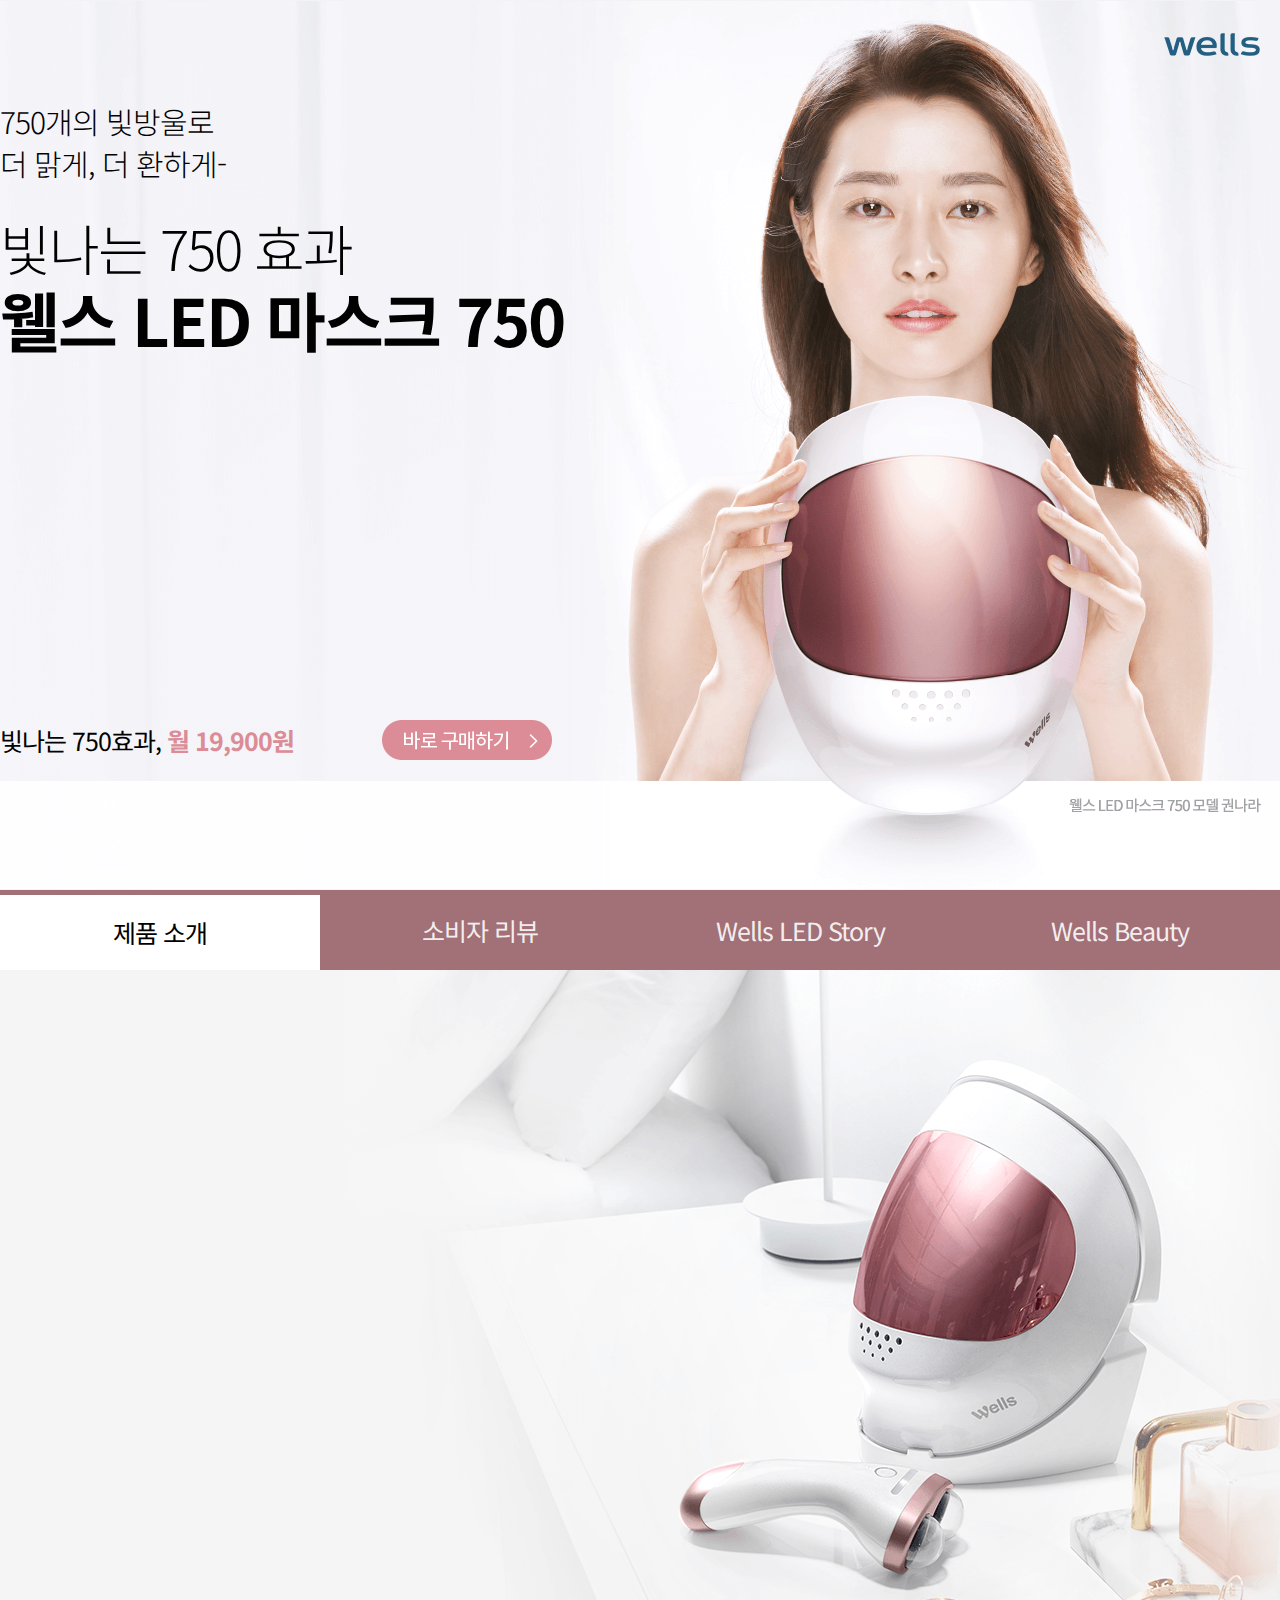
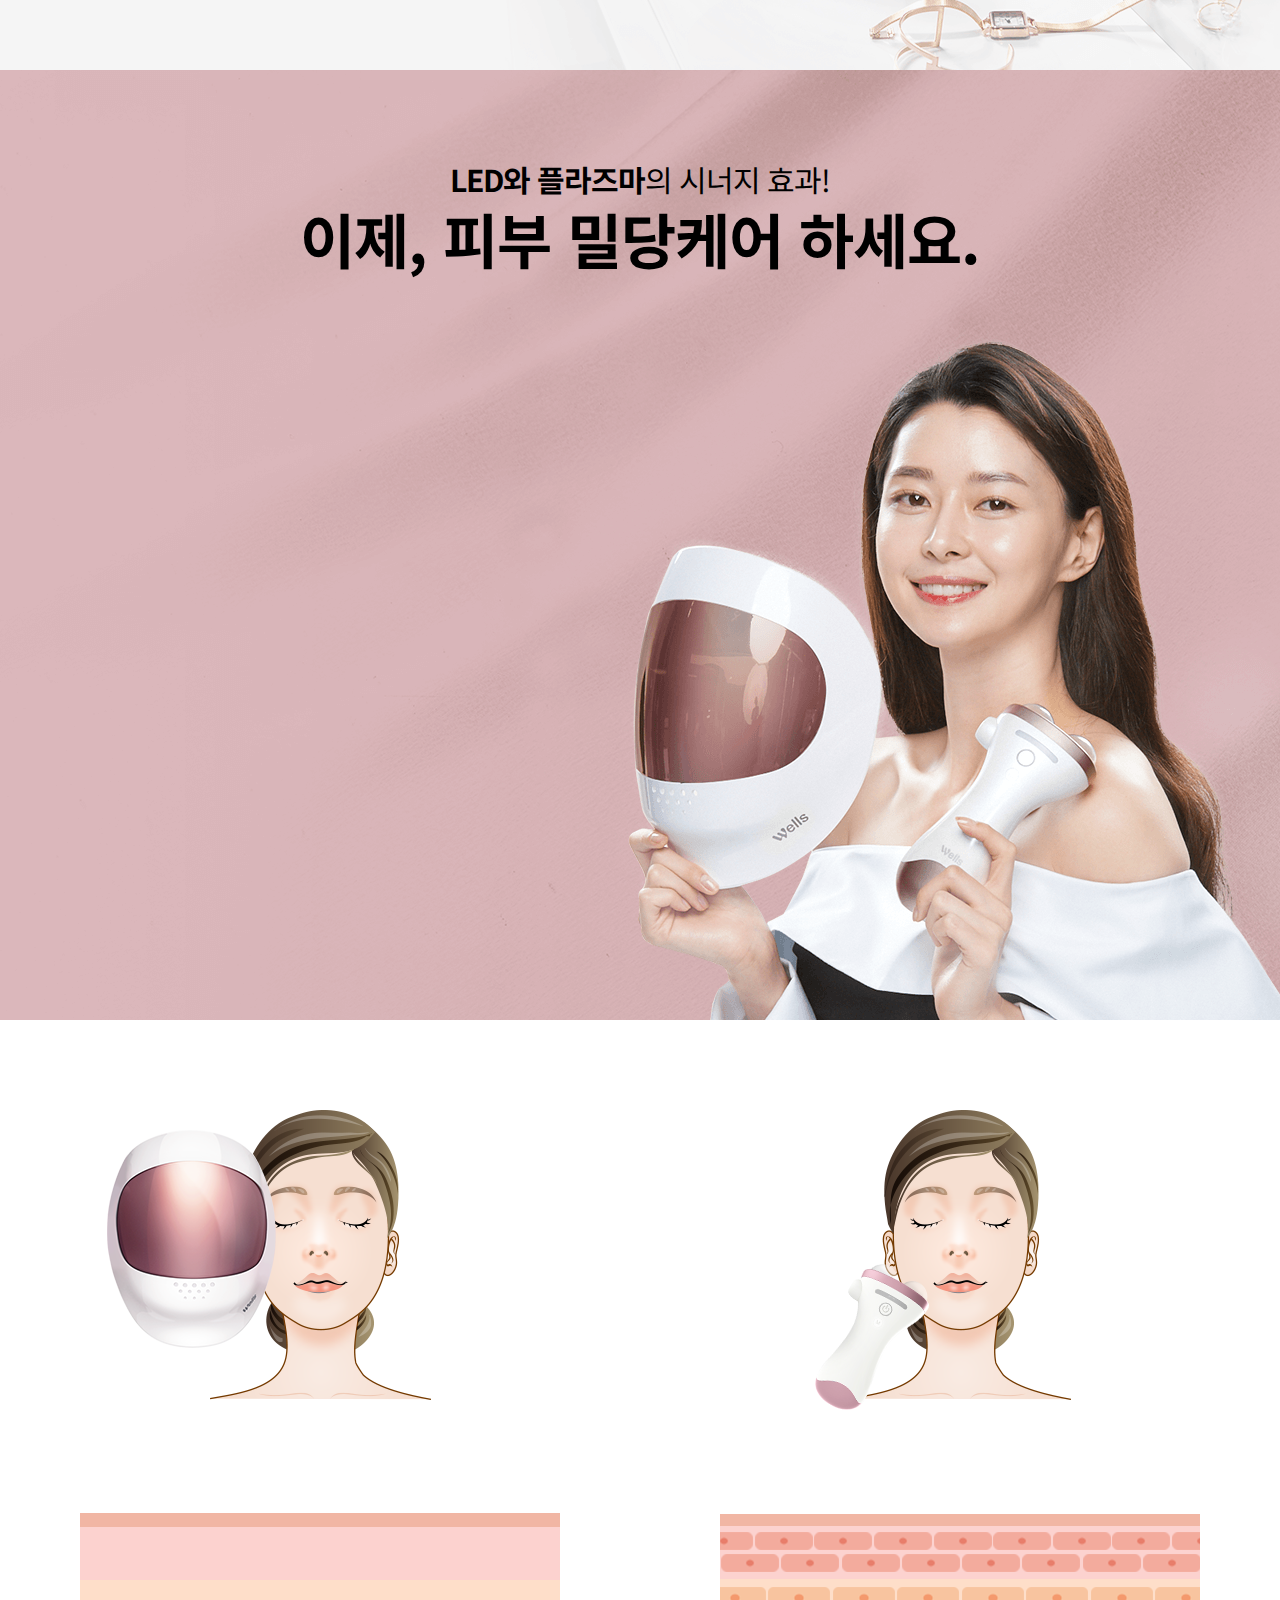
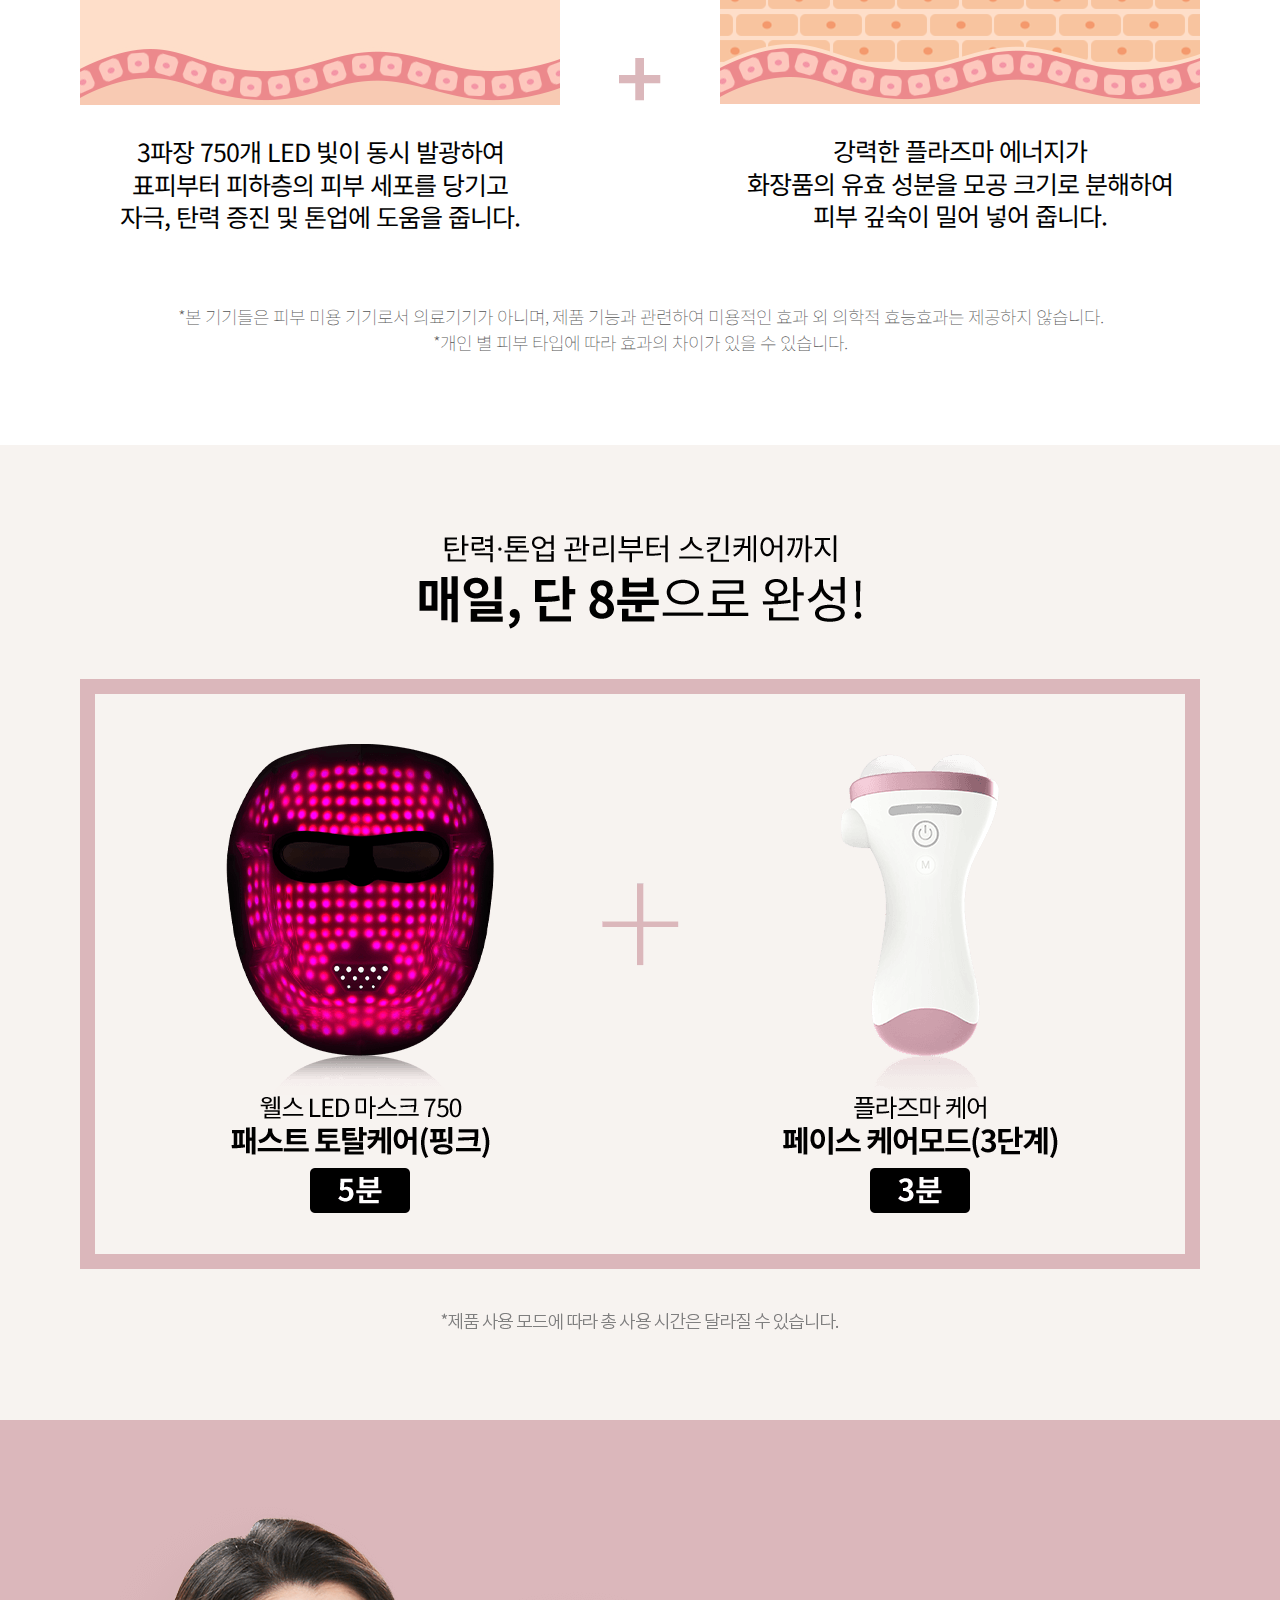
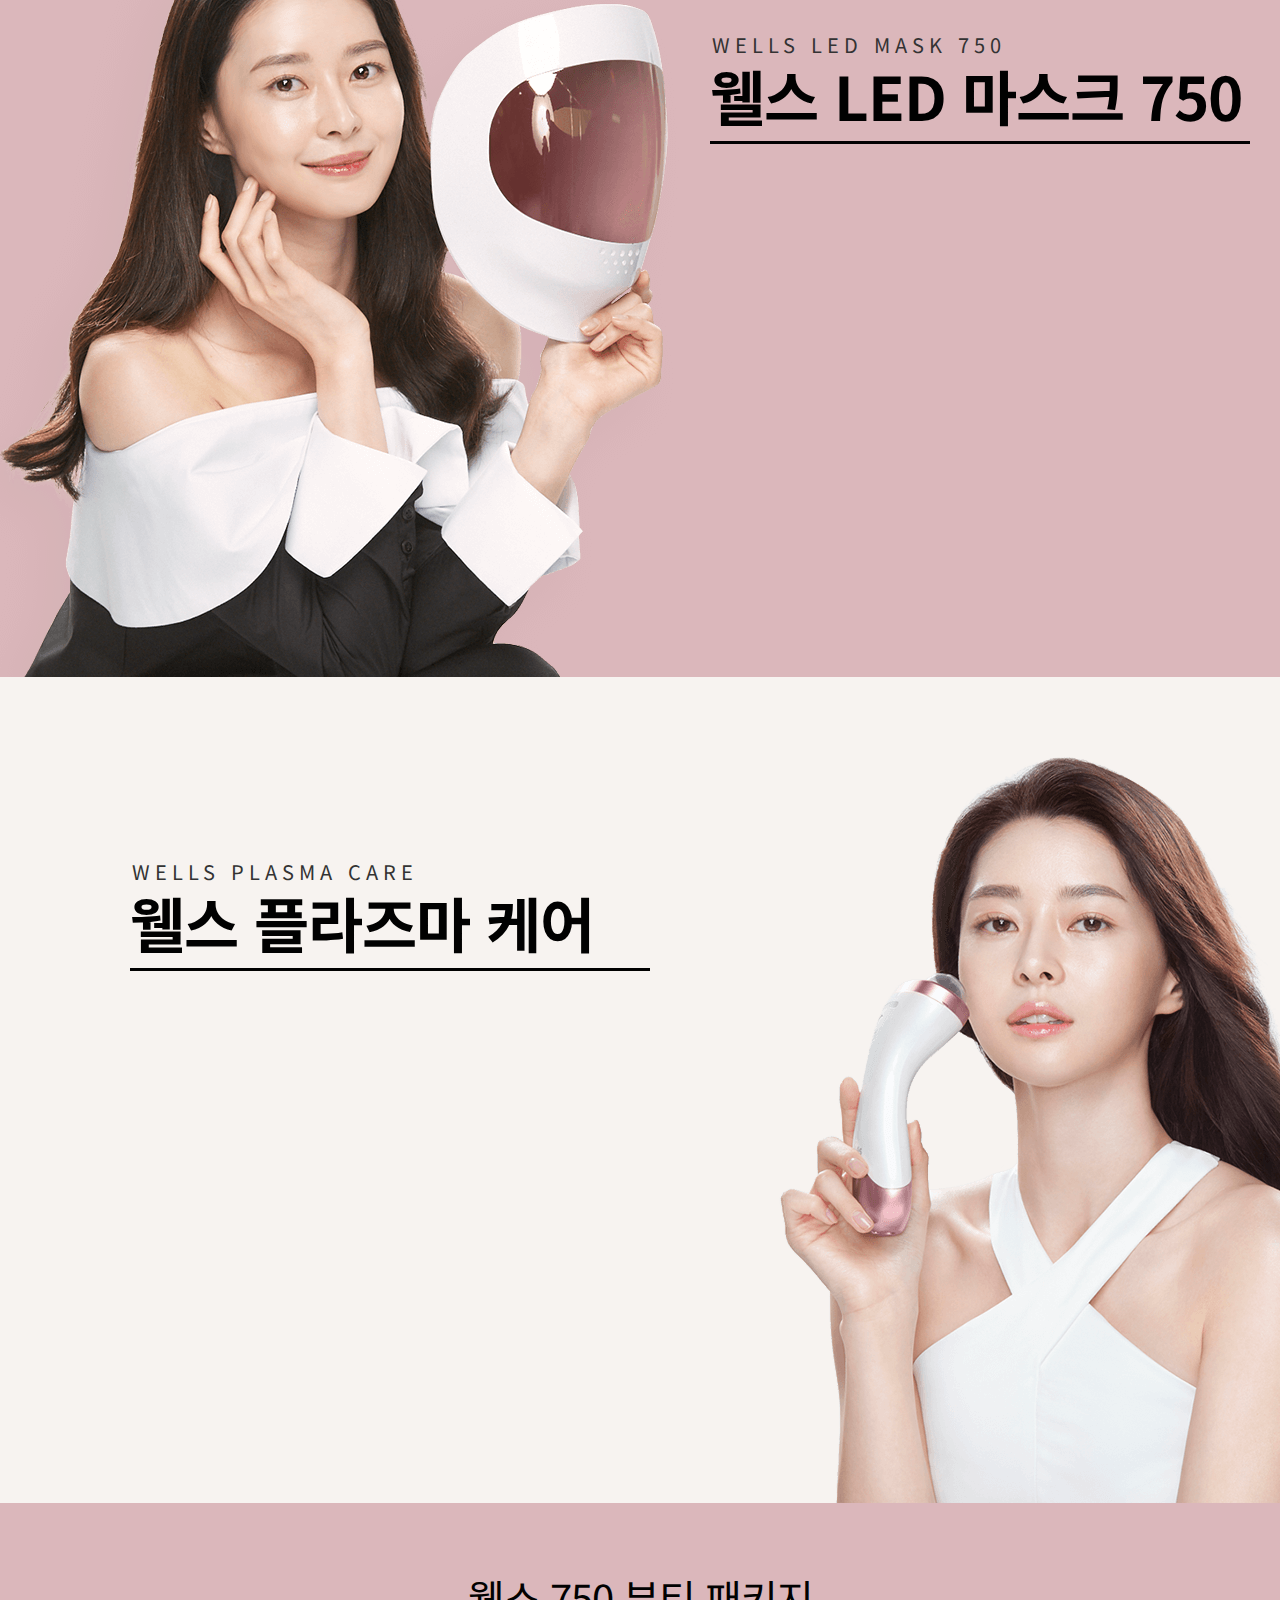
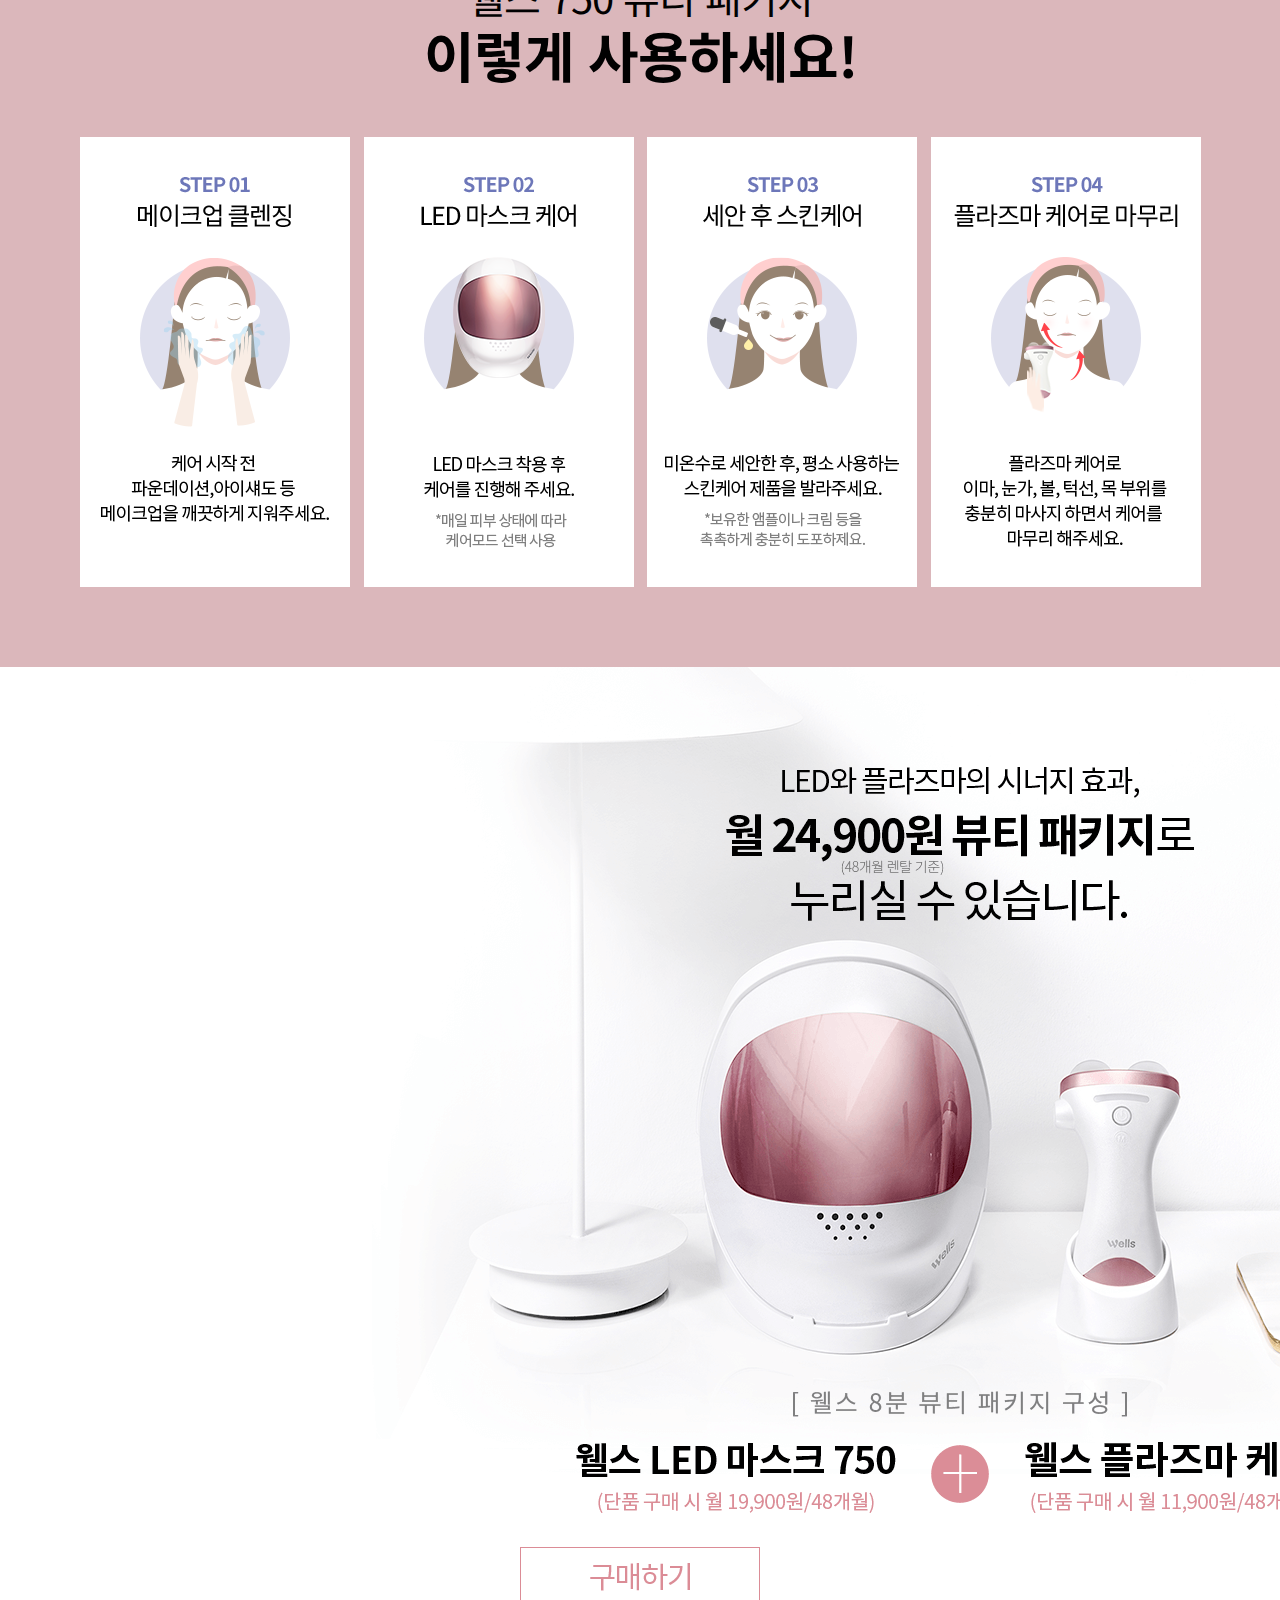
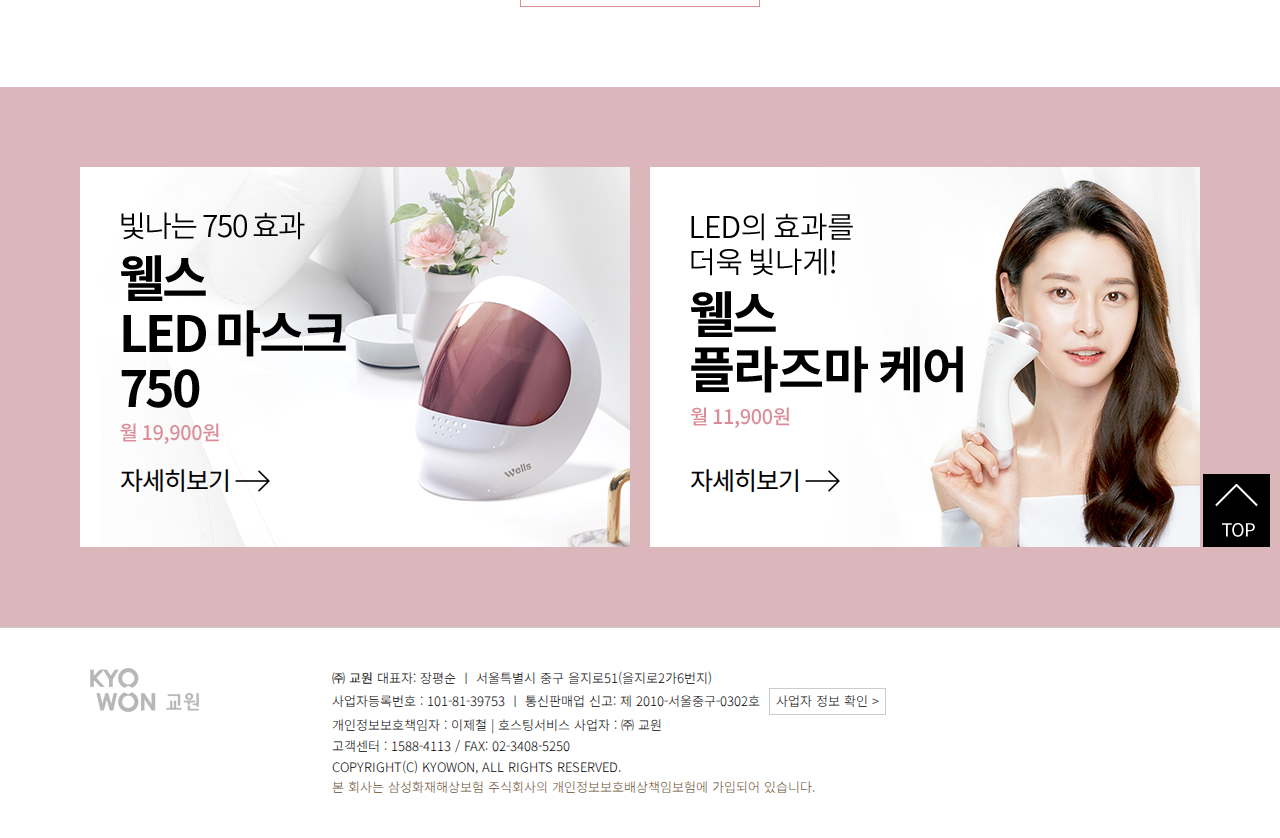
<file: front/page/package.html>
<!DOCTYPE html>
 <html lang="ko">
<head>
    <meta charset="UTF-8">
    <meta name="viewport" content="width=device-width,initial-scale=1.0,minimum-scale=0,maximum-scale=1.0">
    <title>웰스 LED 마스크 750</title>
    <meta property="og:locale" content="ko_KR" />
    <meta property="og:type" content="website" />
    <meta property="og:title" content="웰스 LED 마스크 750" />
    <meta property="og:description" content="750개의 빛방울로 더 맑게, 더 환하게" />
    <meta property="og:site_name" content="웰스 LED 마스크 750" />
    <meta property="og:image" content="http://www.wellsledmask.com/asset/front/img/thumbnail.png" />
    <meta property="og:image:width" content="1200" />
    <meta property="og:image:height" content="630" />
    <!--css-->
    <link href="https://fonts.googleapis.com/css?family=Noto+Sans+KR:300,400,700&display=swap&subset=korean" rel="stylesheet">
    <link href="../../css/sub.css" rel="stylesheet" type="text/css">
    <link href="../../css/animate.css" rel="stylesheet" type="text/css">
    <!--script-->
    <script src="../../js/jquery-3.3.1.min.js"></script>
    <script src="../../js/scrolla.jquery.min.js"></script>
<!--    <script src="../../js/prefixfree.min.js"></script>     -->
    <script src="../../js/script_main.js"></script>    	
</head>
<body>
    <div class="wrap">
        <!-- 메인 비주얼 -->
        <section class="main">
            <div class="innerBox">
                <a href="\" class="logo"><img src="../../img/LOGO.png" alt="WELLS"></a>
                <div class="mainText">
                    <p class="animate" data-animate="fadeInUp" data-duration="1s" data-delay="0s">750개의 빛방울로<br>더 맑게, 더 환하게-</p>
                    <h2 class="animate" data-animate="fadeInUp" data-duration="1s" data-delay="0.1s">빛나는 750 효과<br><em>웰스 LED 마스크 750</em></h2>
                </div>
                <div class="buy animate" data-animate="fadeIn" data-duration="2s" data-delay="0.3s">
                    <div class="text">
                        <p>빛나는 750효과, <span>월 19,900원</span></p>
                        <a href="http://www.kyowonwells.com/Product/Detail?productIdx=246&pdCategory=0500&pdType=1" onclick="gtag('event', 'click', {'event_category': 'PC_button', 'event_label': 'Main_buy'}); " target="_blank"><img src="../../img/mainBtn.png" alt="바로 구매하기"></a>
                    </div>
                </div>
                <!--19/08/12동영상삽입-->
                <div class="mainV" style="position: absolute; top: 390px;">
                    <iframe width="549" height="309" src="https://www.youtube.com/embed/klZUhhP47LU?autoplay=1&rel=0&showsearch=0&loop=1" frameborder="0" allow="accelerometer; autoplay; encrypted-media; gyroscope; picture-in-picture" allowfullscreen></iframe>
                </div>
            </div>
        </section>
        <!--// 메인 비주얼 -->
        <!-- 상단메뉴 -->
        <nav>
            <span class="bg"></span>
                        <ul class="gnb">
                <li><a href="\" class="open" style="background: #fff; color: #000; line-height: 75px; margin-top: 5px;">제품 소개</a>
                    <ul class="inner">
                        <li><a href="../../index.html">LED 마스크</a></li>
                        <li><a href="plasma.html">플라즈마 케어</a></li>
                        <li><a href="package.html">뷰티 패키지</a></li>
                        <li><a href="prism.html">플리닉 프리즘이펙트 앰플</a></li>
                    </ul>
                </li>
                <li><a href="review.html">소비자 리뷰</a></li>
                <li><a href="wellsStory.html" class="open">Wells LED Story</a>
                	<ul class="inner b">
                       <li><a href="wellsStory.html#go1">Brand Film</a></li>
                        <li><a href="wellsStory.html#go2">Making Film</a></li>
                        <li><a href="wellsStory.html#go3">Beauty Party</a></li>
                        <li><a href="wellsStory.html#go4">Interview</a></li>
                    </ul>
                </li>                
                <li><a href="wellsBeauty.html">Wells Beauty</a></li>
            </ul>
            <!--<div class="qiuk">
                <img src="../../img/sideBuy.png" alt="">
                <p>빛나는 750효과<br><span>월 19,900원</span></p>
                <a href="http://www.kyowonwells.com/Product/Detail?productIdx=246&pdCategory=0500&pdType=1"  onclick="gtag('event', 'click', {'event_category': 'PC_button', 'event_label': 'Sub_buy'}); "  target="_blank">BUY</a>
            </div>-->
        </nav>
        <!--// 상단메뉴 -->
        <!--플라즈마 내용시작 -->
        <div class="plasma package">
            <section class="a pad">
               <div class="inner">
                   <div class="text">
                       <p class="animate" data-animate="fadeInUp" data-duration="1s" data-delay="0.2s"><em>매일 8분,</em><br>빛나는 피부 케어의 완성</p>
                       <h2 class="animate" data-animate="fadeInUp" data-duration="1s" data-delay="0.0s">웰스 8분 뷰티 패키지
                       <span class="prod">wells beauty package</span></h2>
                       
                   </div>
               </div>
            </section>
            <section class="l">               
                <div class="inner">
                    <img src="../../img/plasma/plasma_017.png" alt="">
                    <span class="a animate" data-animate="fadeInRight" data-duration="0.8s" data-delay="0.2s"><img src="../../img/plasma/plasma_017_1.png" alt=""></span>
                    <span class="b animate" data-animate="fadeInLeft" data-duration="1s" data-delay="0.3s"><img src="../../img/plasma/plasma_017_2.png" alt=""></span>
                </div>
                <h2><em>LED와 플라즈마</em>의 시너지 효과!<br><em class="size">이제, <span>피부 밀당케어</span> 하세요.</em></h2>
            </section>
            <section class="b">
                <div class="inner">
                    <div class="a">
                        <img src="../../img/package/package_05.png" alt="">
                        <span class="a animate" data-animate="fadeInLeft2" data-duration="0.8s" data-delay="0s"><img src="../../img/package/package_02.png" alt=""></span>
                        <span class="b animate" data-animate="rubberBand" data-duration="0.9s" data-delay="1.3s"><img src="../../img/package/package_05_1.png" alt=""></span>
                        <span class="b2 animate" data-animate="rubberBand" data-duration="0.9s" data-delay="1.3s"><img src="../../img/package/package_05_4.png" alt=""></span>
                        <span class="b3"><img src="../../img/package/package_05_5.png" alt=""></span>
                        <span class="c animate" data-animate="fadeInDown" data-duration="0.8s" data-delay="0.8s"><img src="../../img/package/package_05_3.png" alt=""></span>
                        <p>3파장 750개 LED 빛이 동시 발광하여<br>
                        표피부터 피하층의 피부 세포를 당기고<br>
                        자극, 탄력 증진 및 톤업에 도움을 줍니다.</p>
                    </div>
                    <div class="b">
                        <img src="../../img/package/package_06.png" alt="">
                        <span class="a animate" data-animate="fadeInRight" data-duration="0.8s" data-delay="0.5s"><img src="../../img/package/package_03.png" alt=""></span>
                        <span class="b animate" data-animate="fadeInDown" data-duration="1.5s" data-delay="1.3s"><img src="../../img/package/package_04.png" alt=""></span>
                        <p>강력한 플라즈마 에너지가<br>
                        화장품의 유효 성분을 모공 크기로 분해하여<br> 
                        피부 깊숙이 밀어 넣어 줍니다.</p>
                    </div>
                    <p>*본 기기들은 피부 미용 기기로서 의료기기가 아니며, 제품 기능과 관련하여 미용적인 효과 외 의학적 효능효과는 제공하지 않습니다.<br>
                    *개인 별 피부 타입에 따라 효과의 차이가 있을 수 있습니다.</p>
                </div>
            </section>
            <section class="b2">
            	<img src="../../img/package/package_011.png" alt="">
            </section>
            <section class="c">
                <div class="inner">
                    <div class="text">
                        <span class="prod">Wells LED MASK 750</span>
                        <h2>웰스 LED 마스크 750</h2>
                        <ul>
                            <li class="animate" data-animate="flipInX" data-duration="0.8s" data-delay="0.2s">750개 동시발광 LED로 이마, 코, 턱, 목선까지 풀케어</li>
                            <li class="animate" data-animate="flipInX" data-duration="0.8s" data-delay="0.4s">3파장(근적외선∙RED∙BLUE) 탑재, 3개 모드로 맞춤관리</li>
                            <li class="animate" data-animate="flipInX" data-duration="0.8s" data-delay="0.6s">390g 무선 LED 마스크 초경량 무게로 가벼운 착용감</li>
                            <li class="animate" data-animate="flipInX" data-duration="0.8s" data-delay="0.8s">무독성 실리콘 아이가드로 안구를 보호하고 시야는 환하게</li>
                        </ul>
                    </div>
                </div>
            </section>
            <section class="c d">
                <div class="inner">
                    <div class="text">
                        <span class="prod">Wells PLASMA CARE</span>
                        <h2>웰스 플라즈마 케어</h2>
                        <ul>
                            <li class="animate" data-animate="flipInX" data-duration="0.8s" data-delay="0.2s">가장 강한 에너지를 생성하는 ‘플라즈마’의 케어 효과</li>
                            <li class="animate" data-animate="flipInX" data-duration="0.8s" data-delay="0.4s">플라즈마 에너지가 화장품을 미세 분해하여 깊고 빠르게</li>
                            <li class="animate" data-animate="flipInX" data-duration="0.8s" data-delay="0.6s">피부 속 깊이 침투하는 플라즈마로 탄력 증진, 톤업 효과</li>
                            <li class="animate" data-animate="flipInX" data-duration="0.8s" data-delay="0.8s">원형 듀얼램프 탑재로 V라인 마사지 기능까지</li>
                        </ul>
                    </div>
                </div>
            </section>
            <section class="m">
                <h2 style="font-size: 40px;">웰스 750 뷰티 패키지<br><em style="font-size: 55px;">이렇게 사용하세요!</em></h2>
                <p><img src="../../img/plasma/plasma_018.png" alt=""></p>
            </section>
            <section class="o">
            	<img src="../../img/package/package_010.png" alt="">
            	<a href="http://www.kyowonwells.com/Product/Detail?productIdx=248&pdCategory=5000&pdType=1" target="_blank"><img src="../../img/package/package_010_1.png" alt=""></a>
            </section>
            <section class="p banner">
            <ul class="innerBox">
                <li>
                    <img src="../../img/plasma/banner1.png" alt="">
                    <a href="\">자세히보기</a>
                </li>
                <li>
                    <img src="../../img/plasma/banner3.png" alt="">
                    <a href="plasma">자세히보기</a>
                </li>
            </ul>
            <a href="#top" class="goTop"><img src="../../img/TOP.png" alt="맨위로"></a>
        </section>
        </div>
        <!--// 플라즈마 내용끝 -->
        <!--footer-->
        <footer>
            <div class="innerBox">
                <div class="footerLogo"><img src="../../img/logo_kyowon.png" alt="KYOWON LOGO"></div>
                <div class="text">
                        <strong class="col">㈜ 교원</strong>  대표자: 장평순 ㅣ 서울특별시 중구 을지로51(을지로2가6번지)<br>
                        사업자등록번호 : 101-81-39753 ㅣ 통신판매업 신고: 제 2010-서울중구-0302호  <a href="http://www.ftc.go.kr/www/bizCommView.do?key=232&amp;apv_perm_no=2010301010030200302&amp;pageUnit=10&amp;searchCnd=wrkr_no&amp;searchKrwd=1018139753&amp;pageIndex=1" target="_blank" class="btn_bizinfo">사업자 정보 확인  &gt;</a><br>
                        개인정보보호책임자 : 이제철 | 호스팅서비스 사업자 : ㈜ 교원<br>
                        고객센터 : 1588-4113 / FAX: 02-3408-5250 <br>
                        COPYRIGHT(C) KYOWON, ALL RIGHTS RESERVED.<br>
                        <span class="col2">본 회사는 삼성화재해상보험 주식회사의 개인정보보호배상책임보험에 가입되어 있습니다.</span>
                </div>
            </div>
        </footer>        
    </div>
<script>
//스크롤애니
$('.animate').scrolla({
    mobile: false, 
    once: false 
});    
</script>    
</body><!--//wrap-->
</html>
</file>
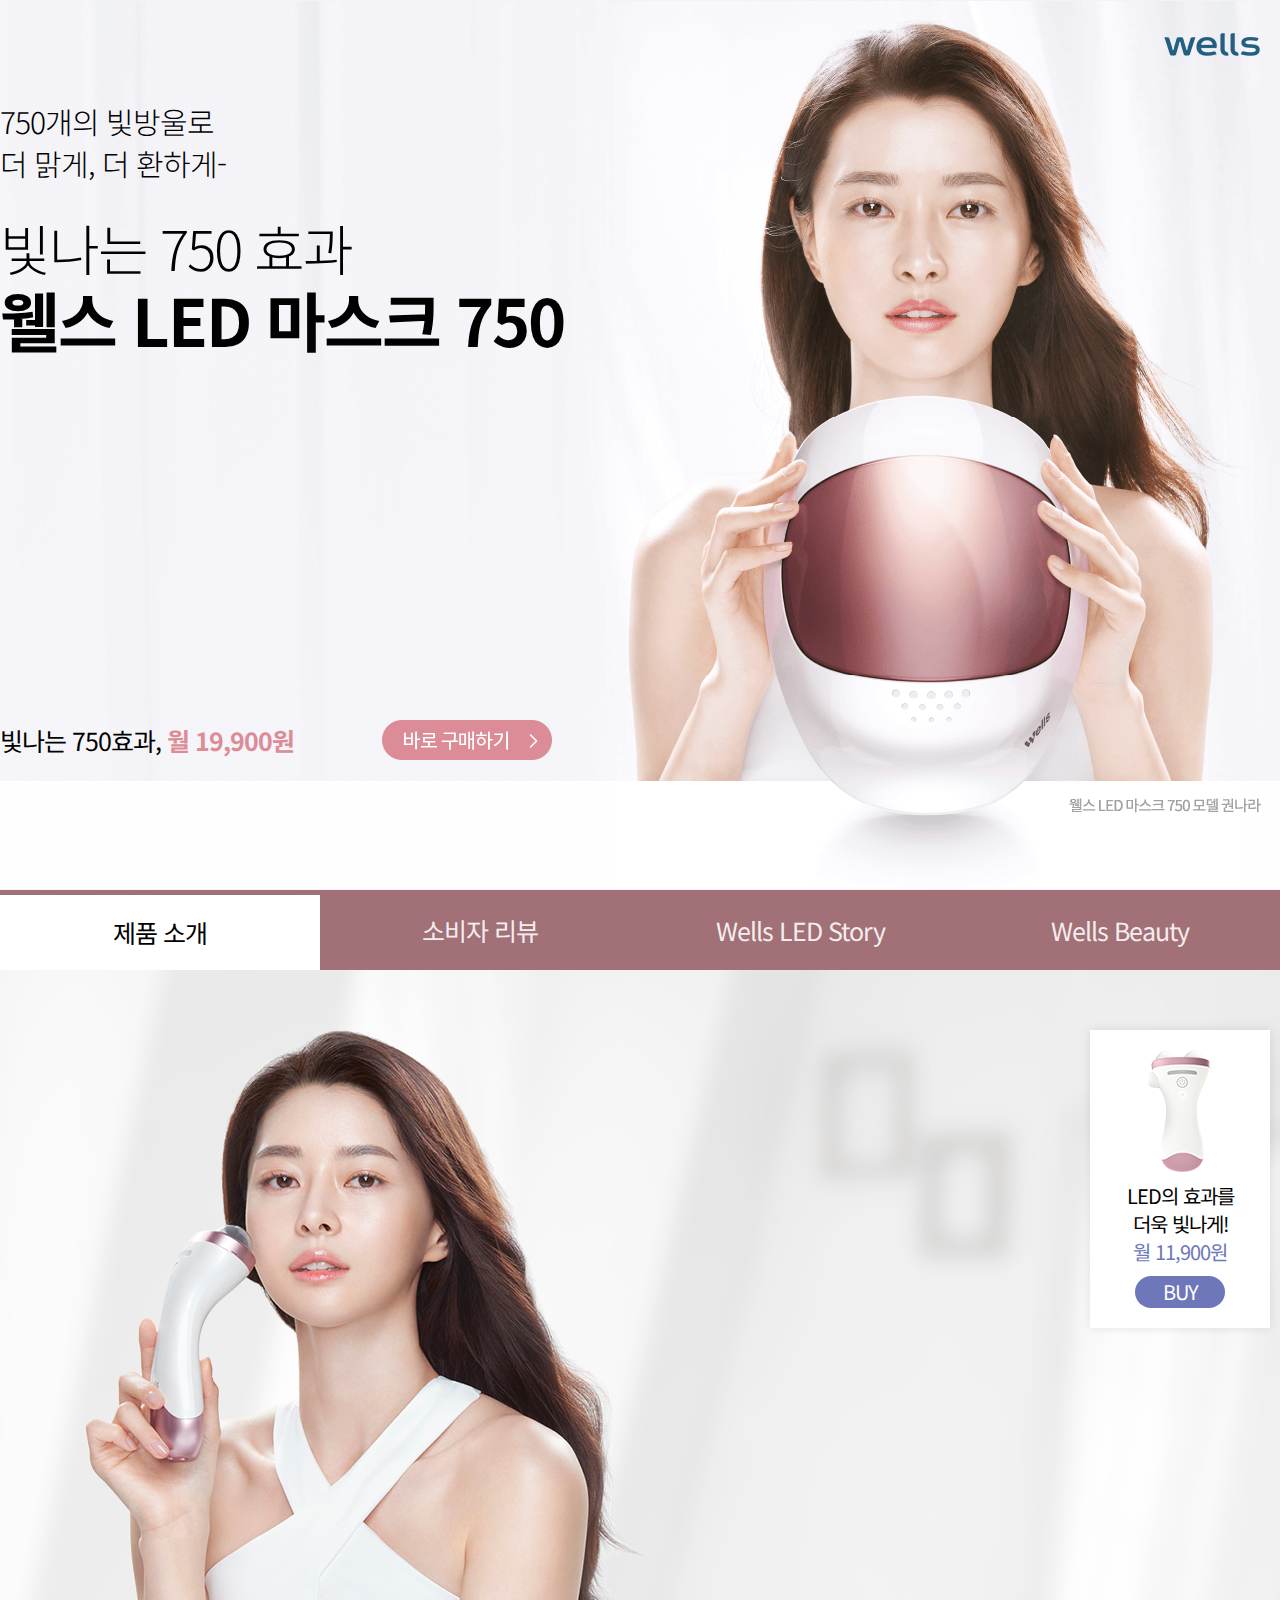
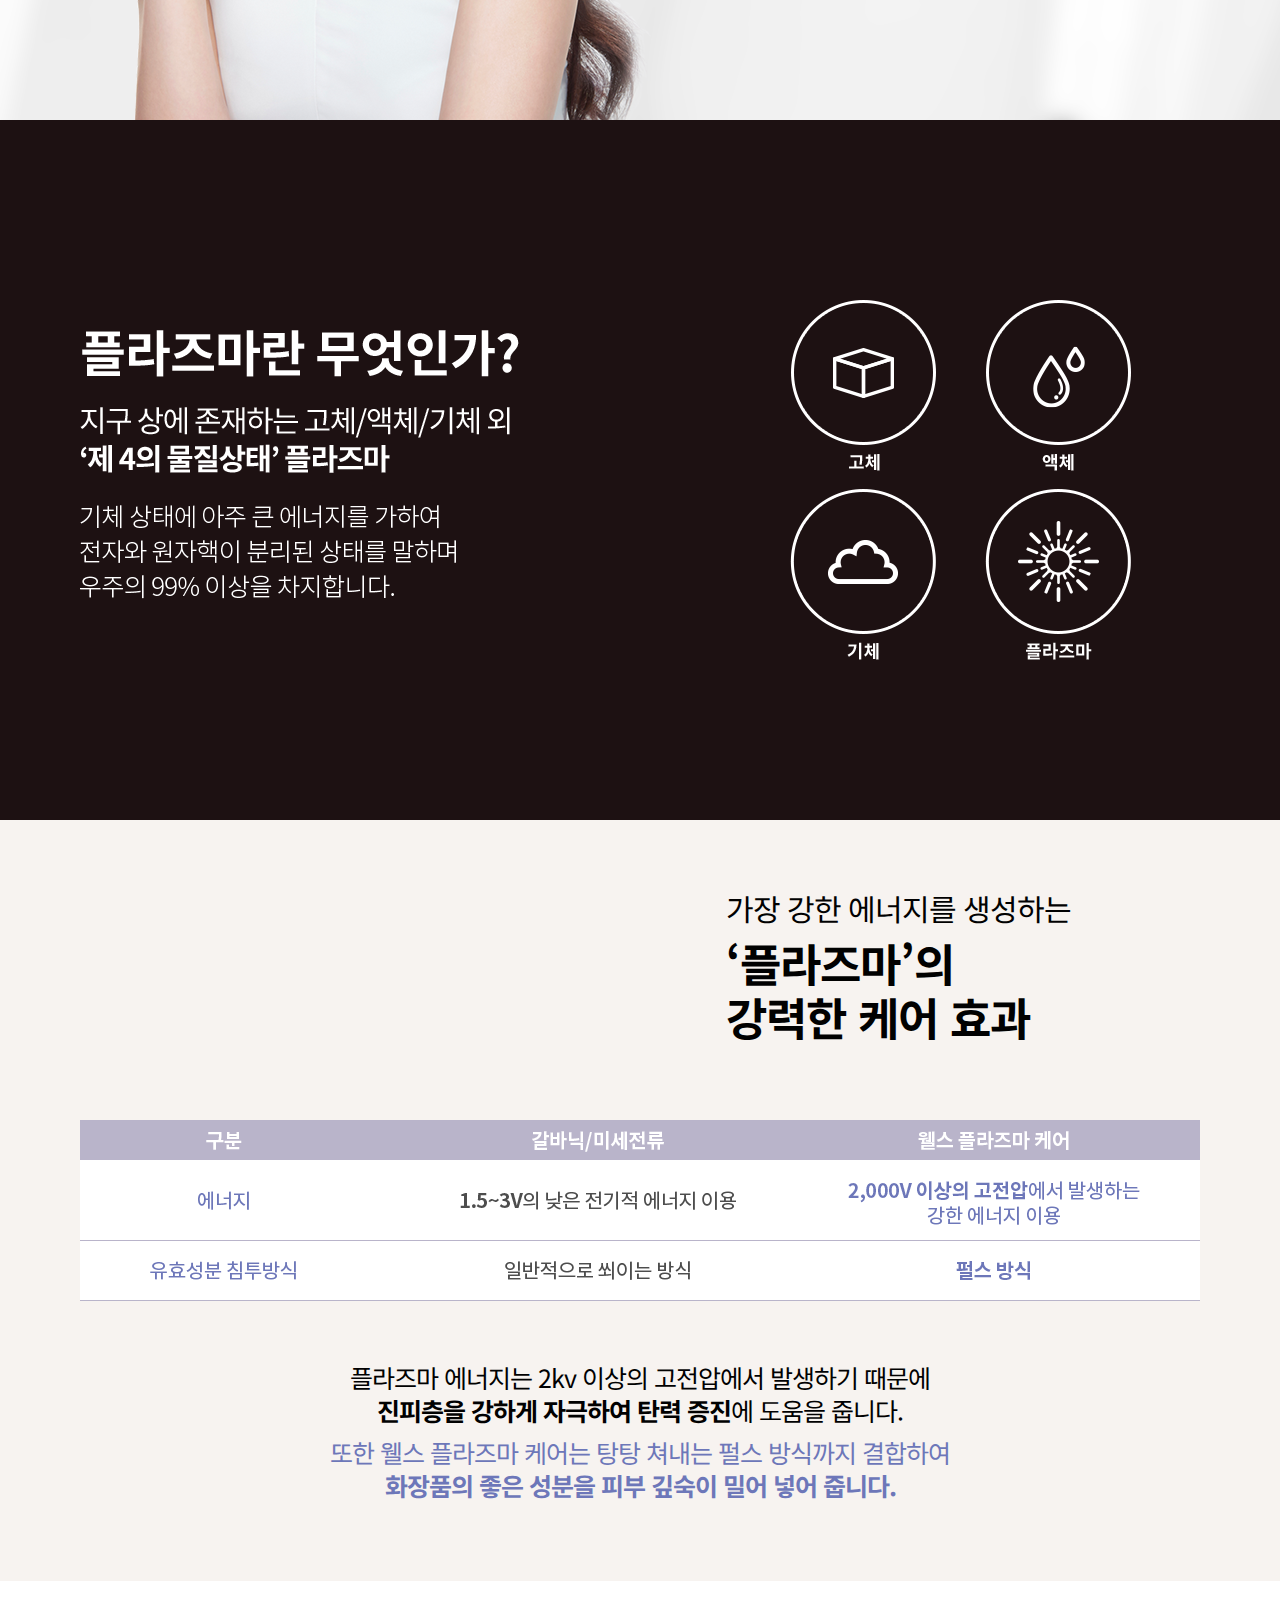
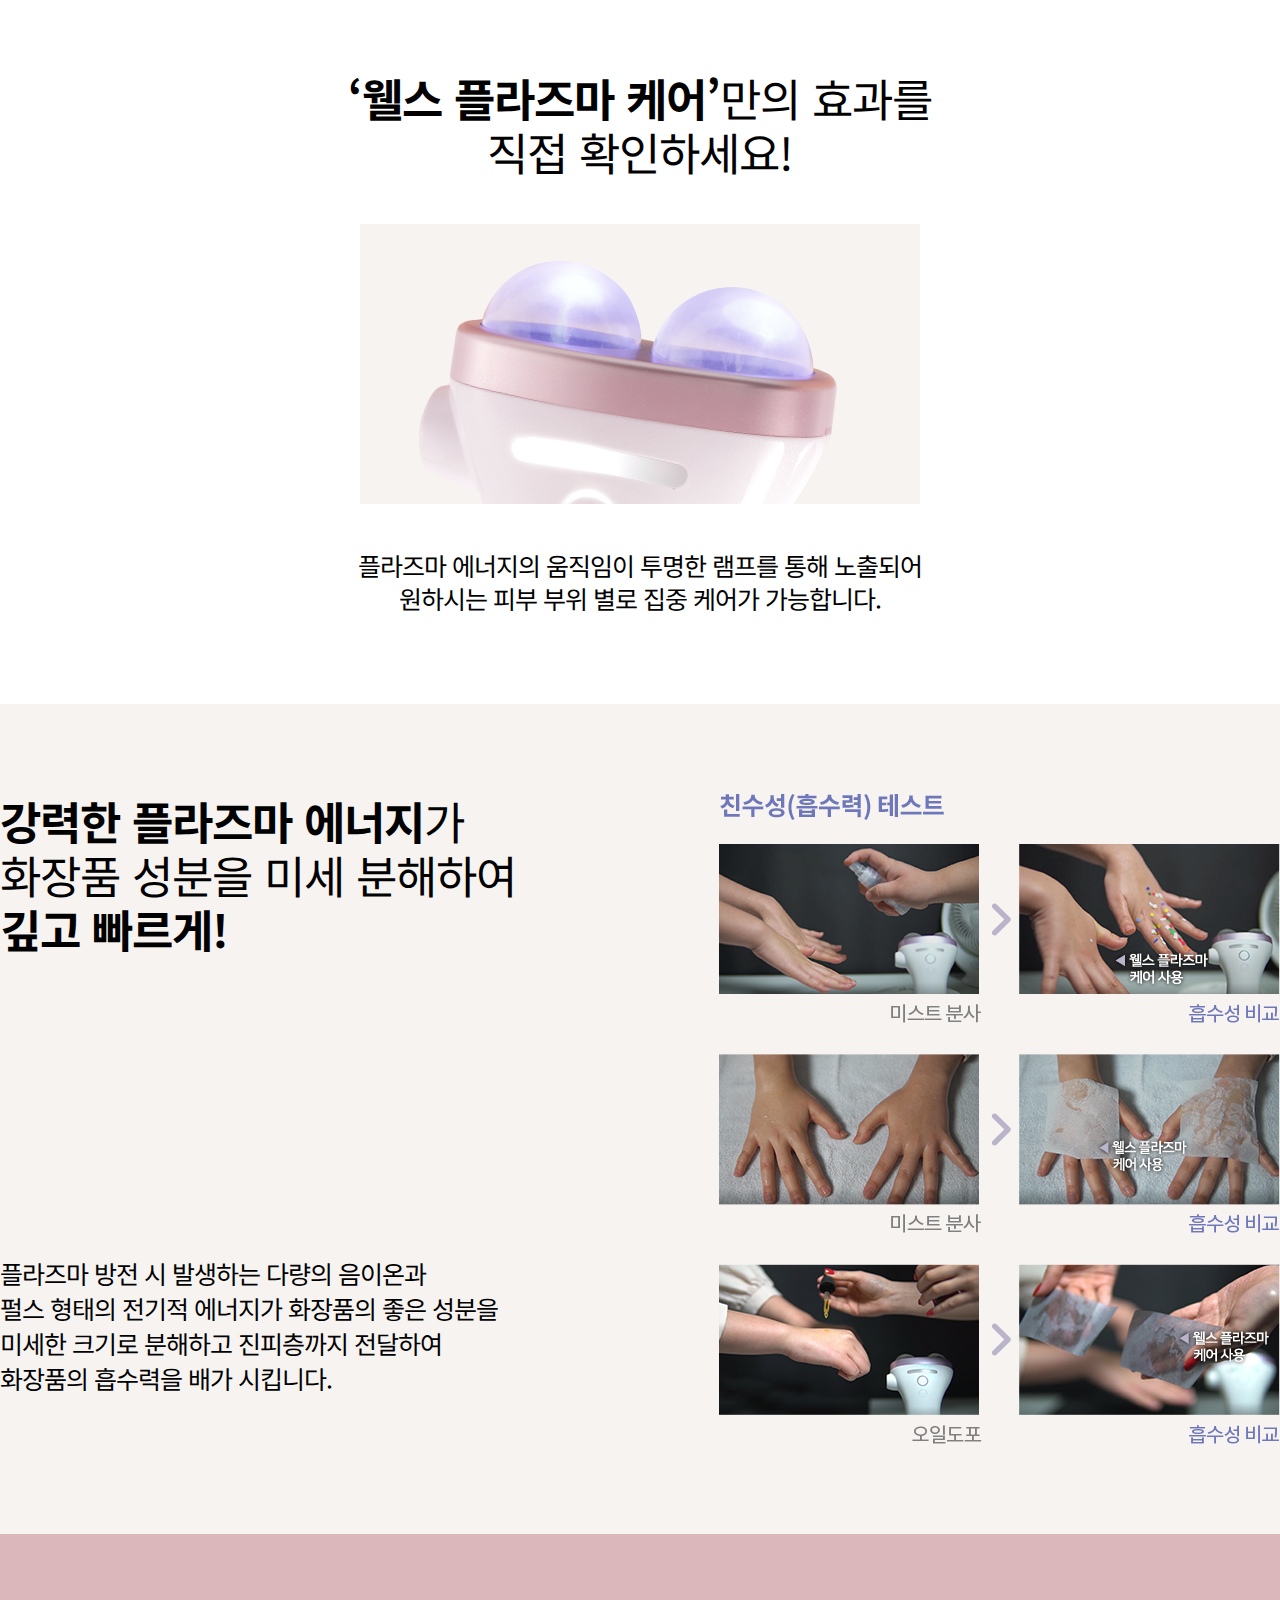
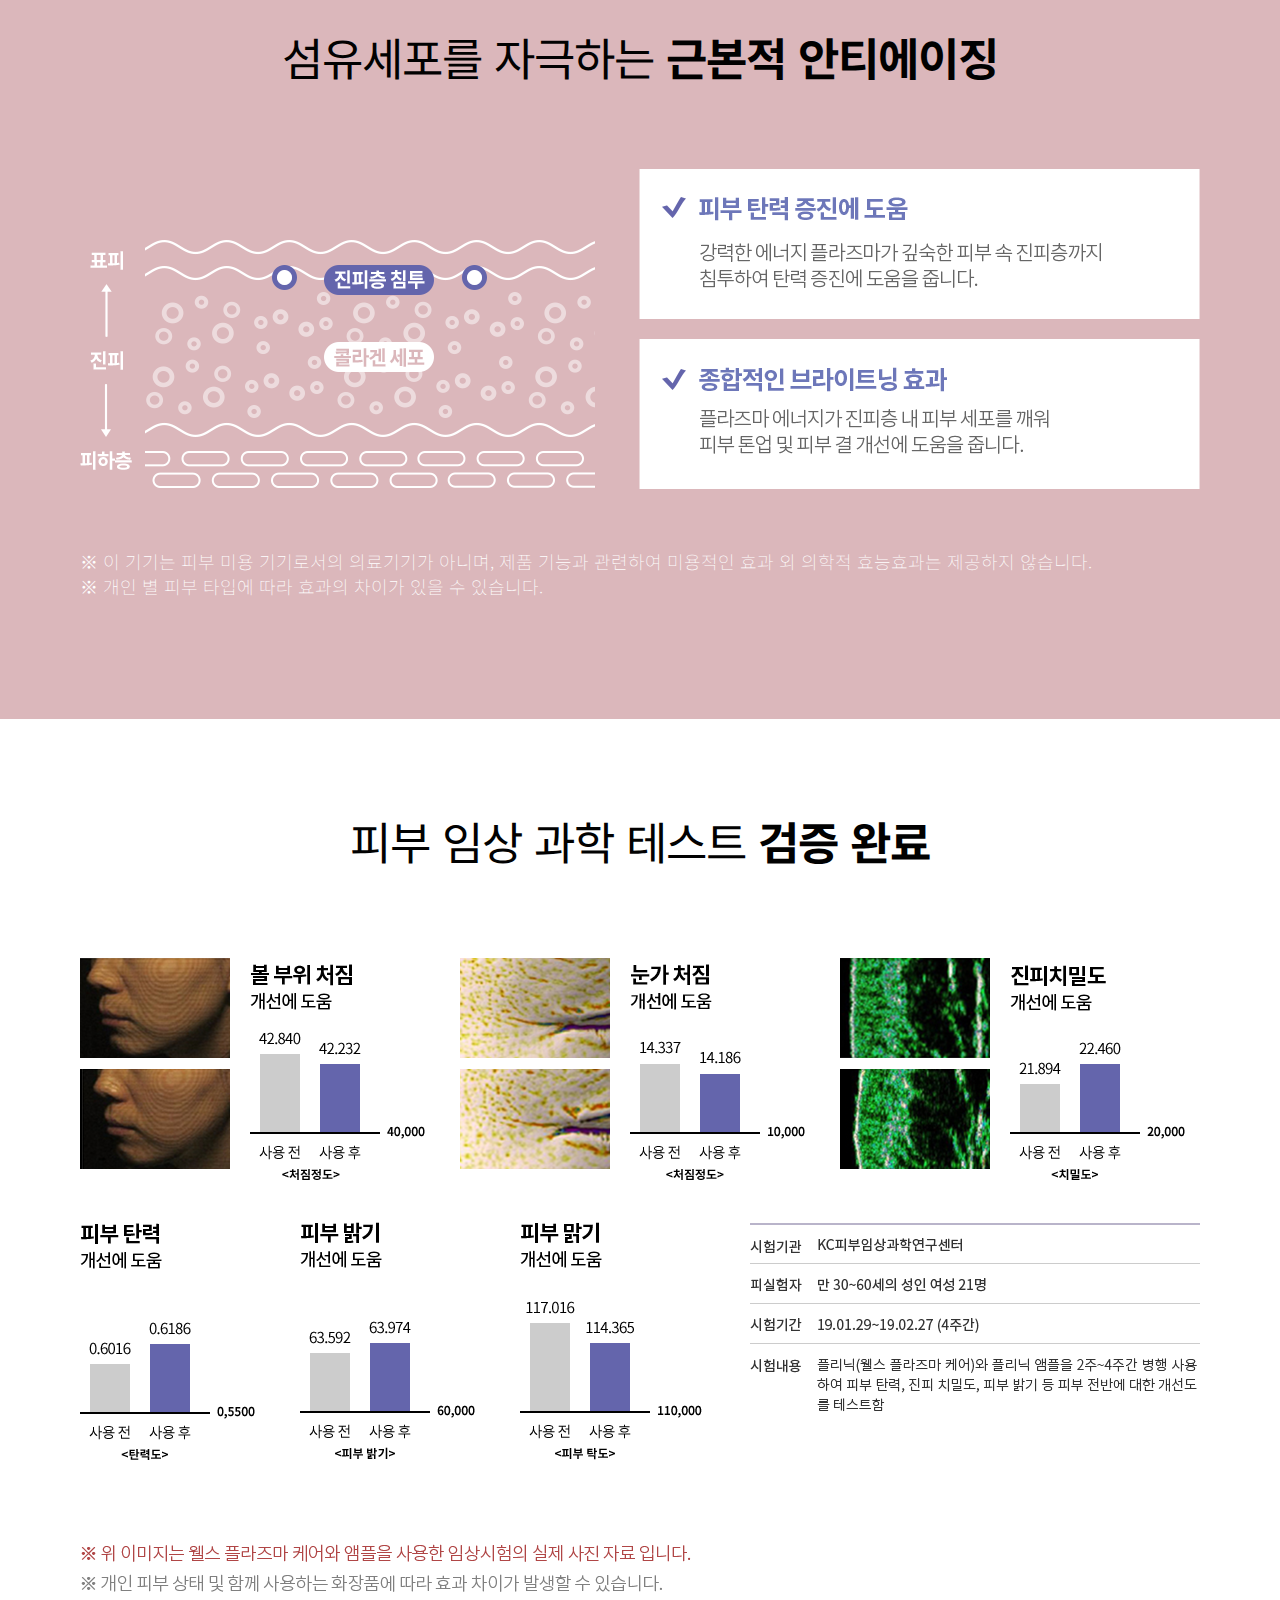
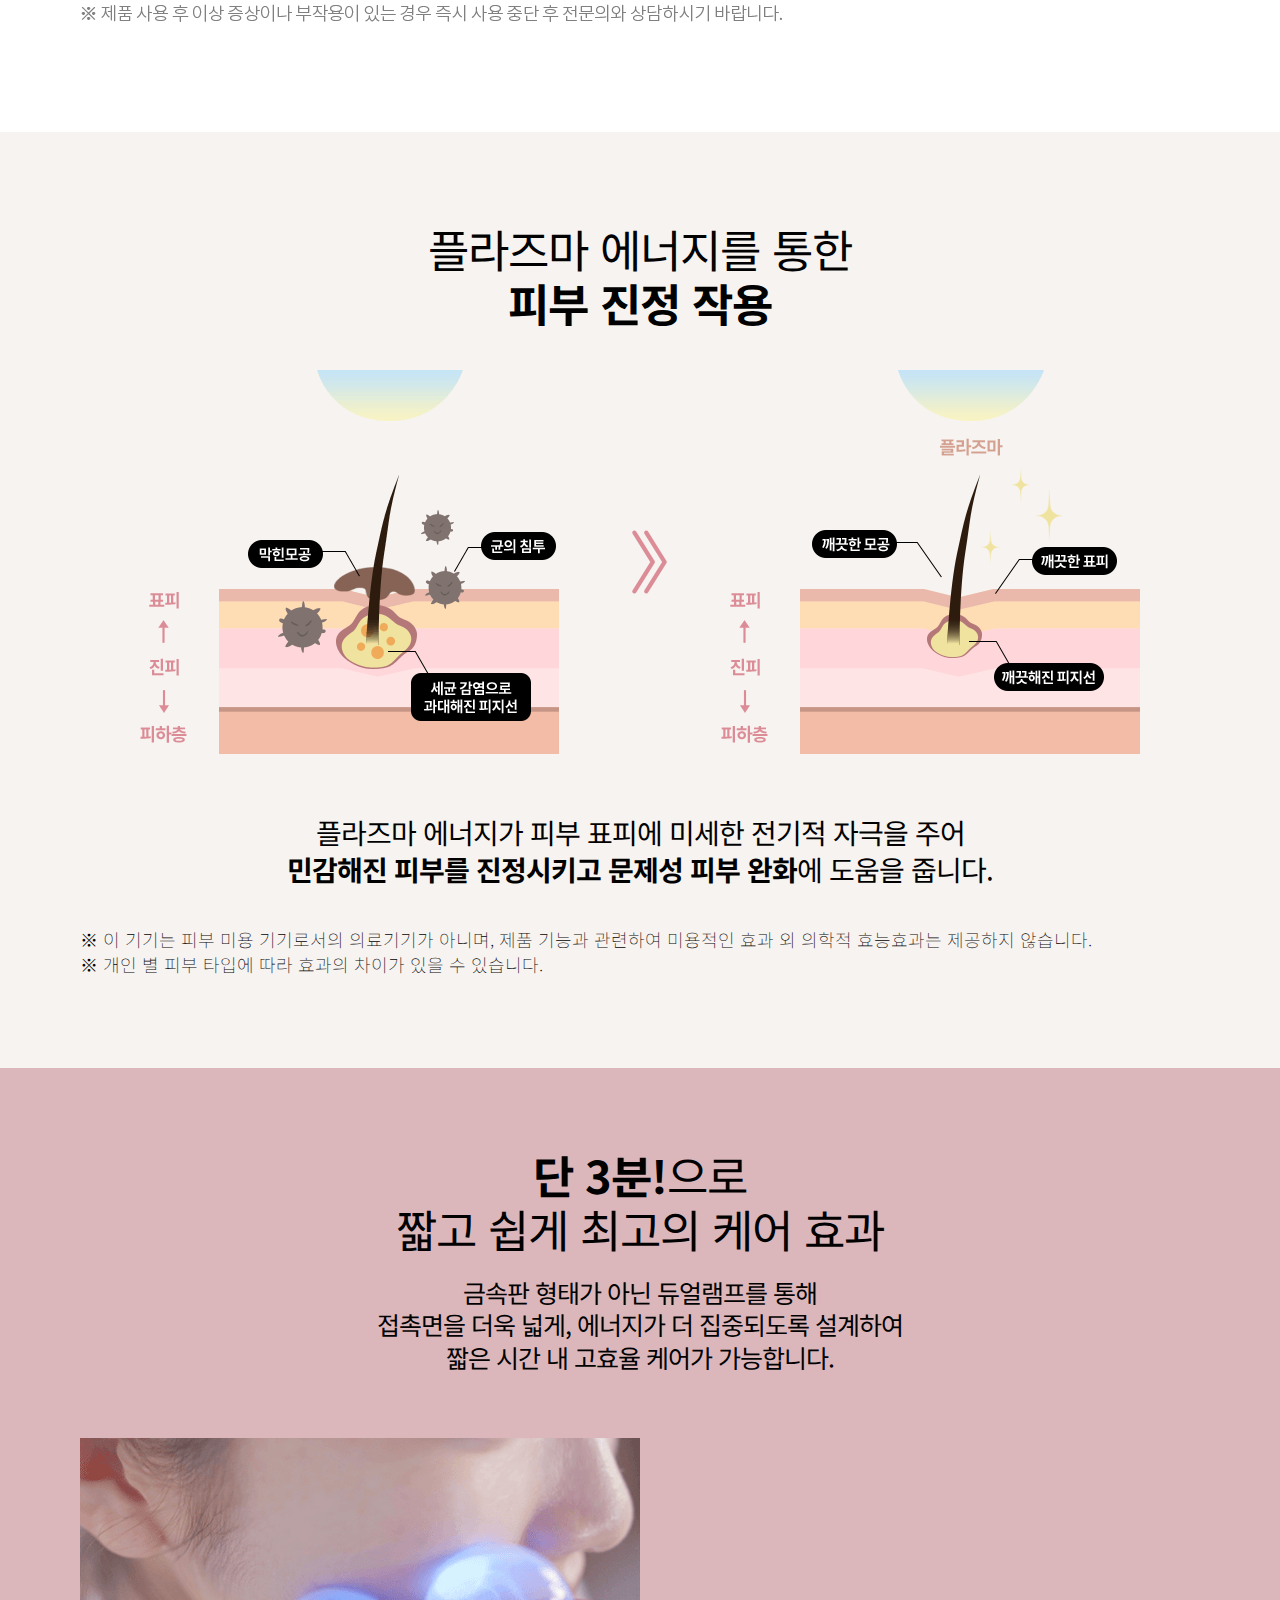
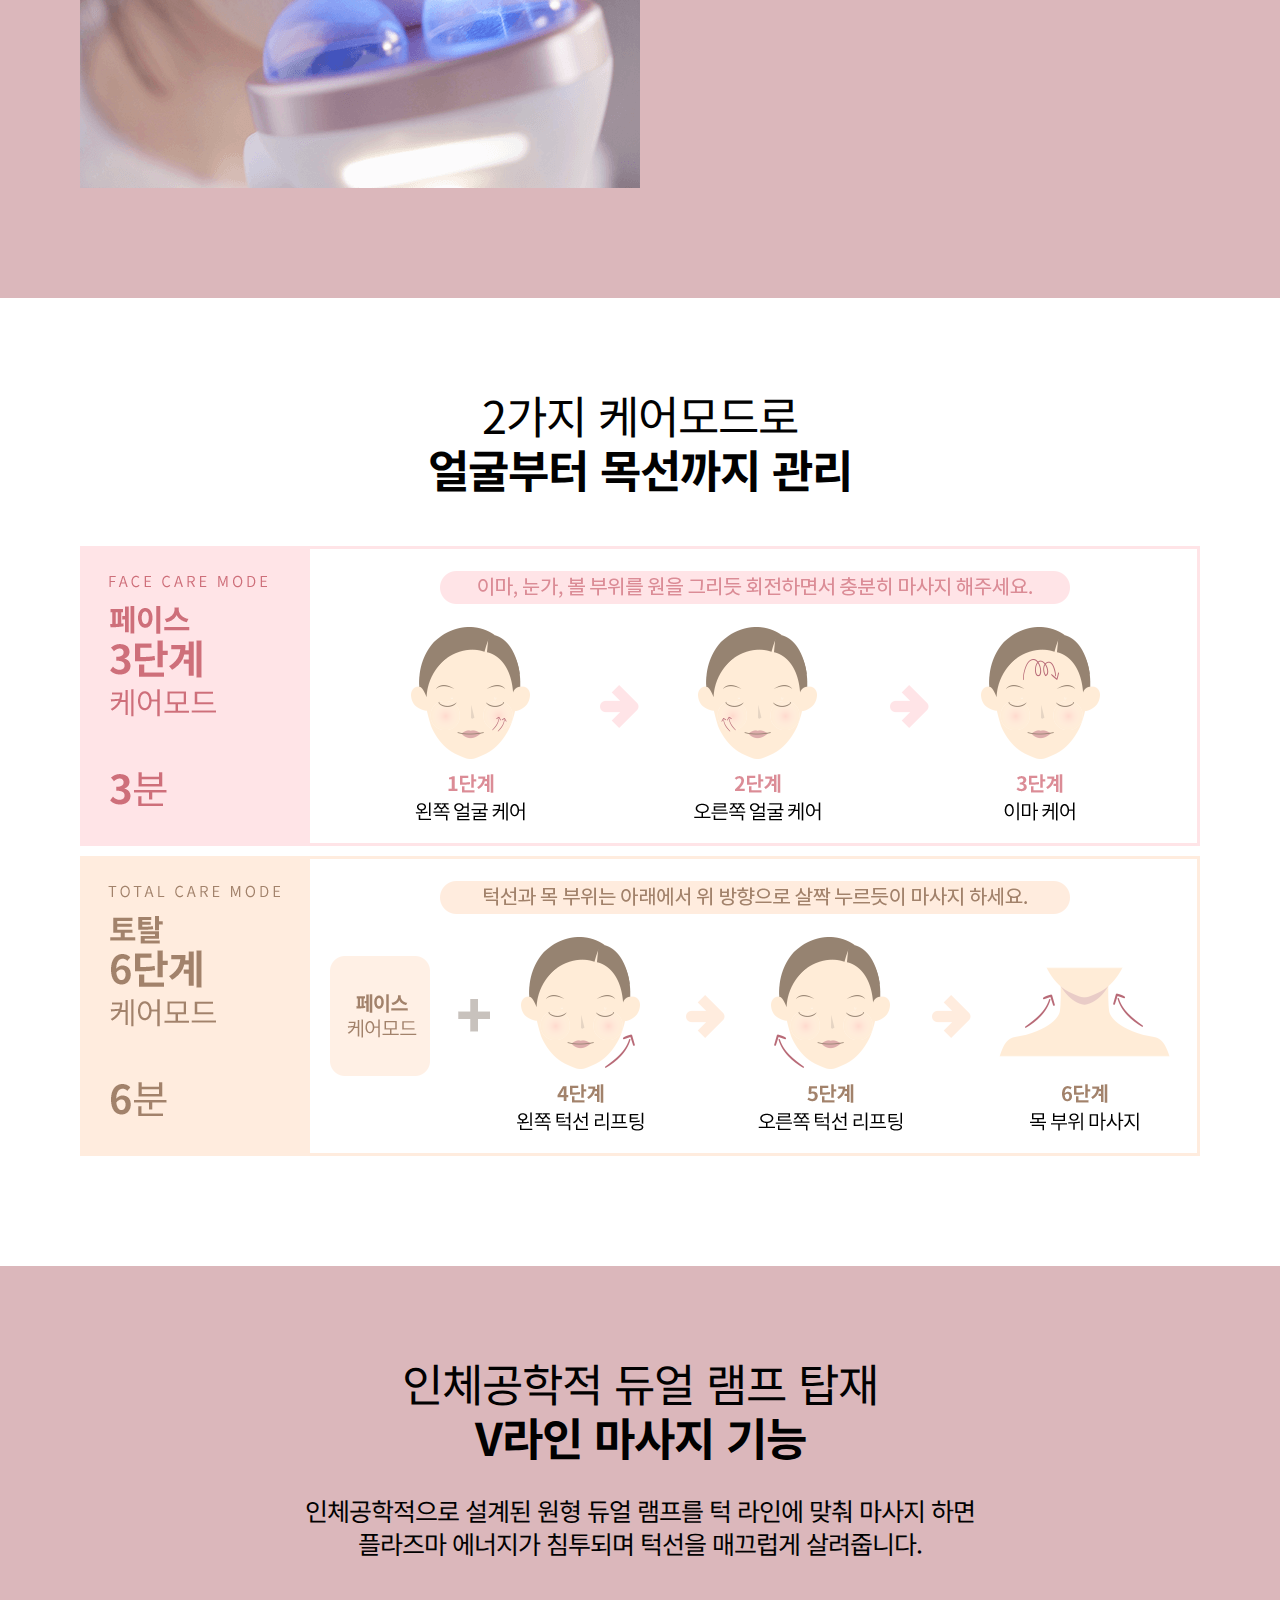
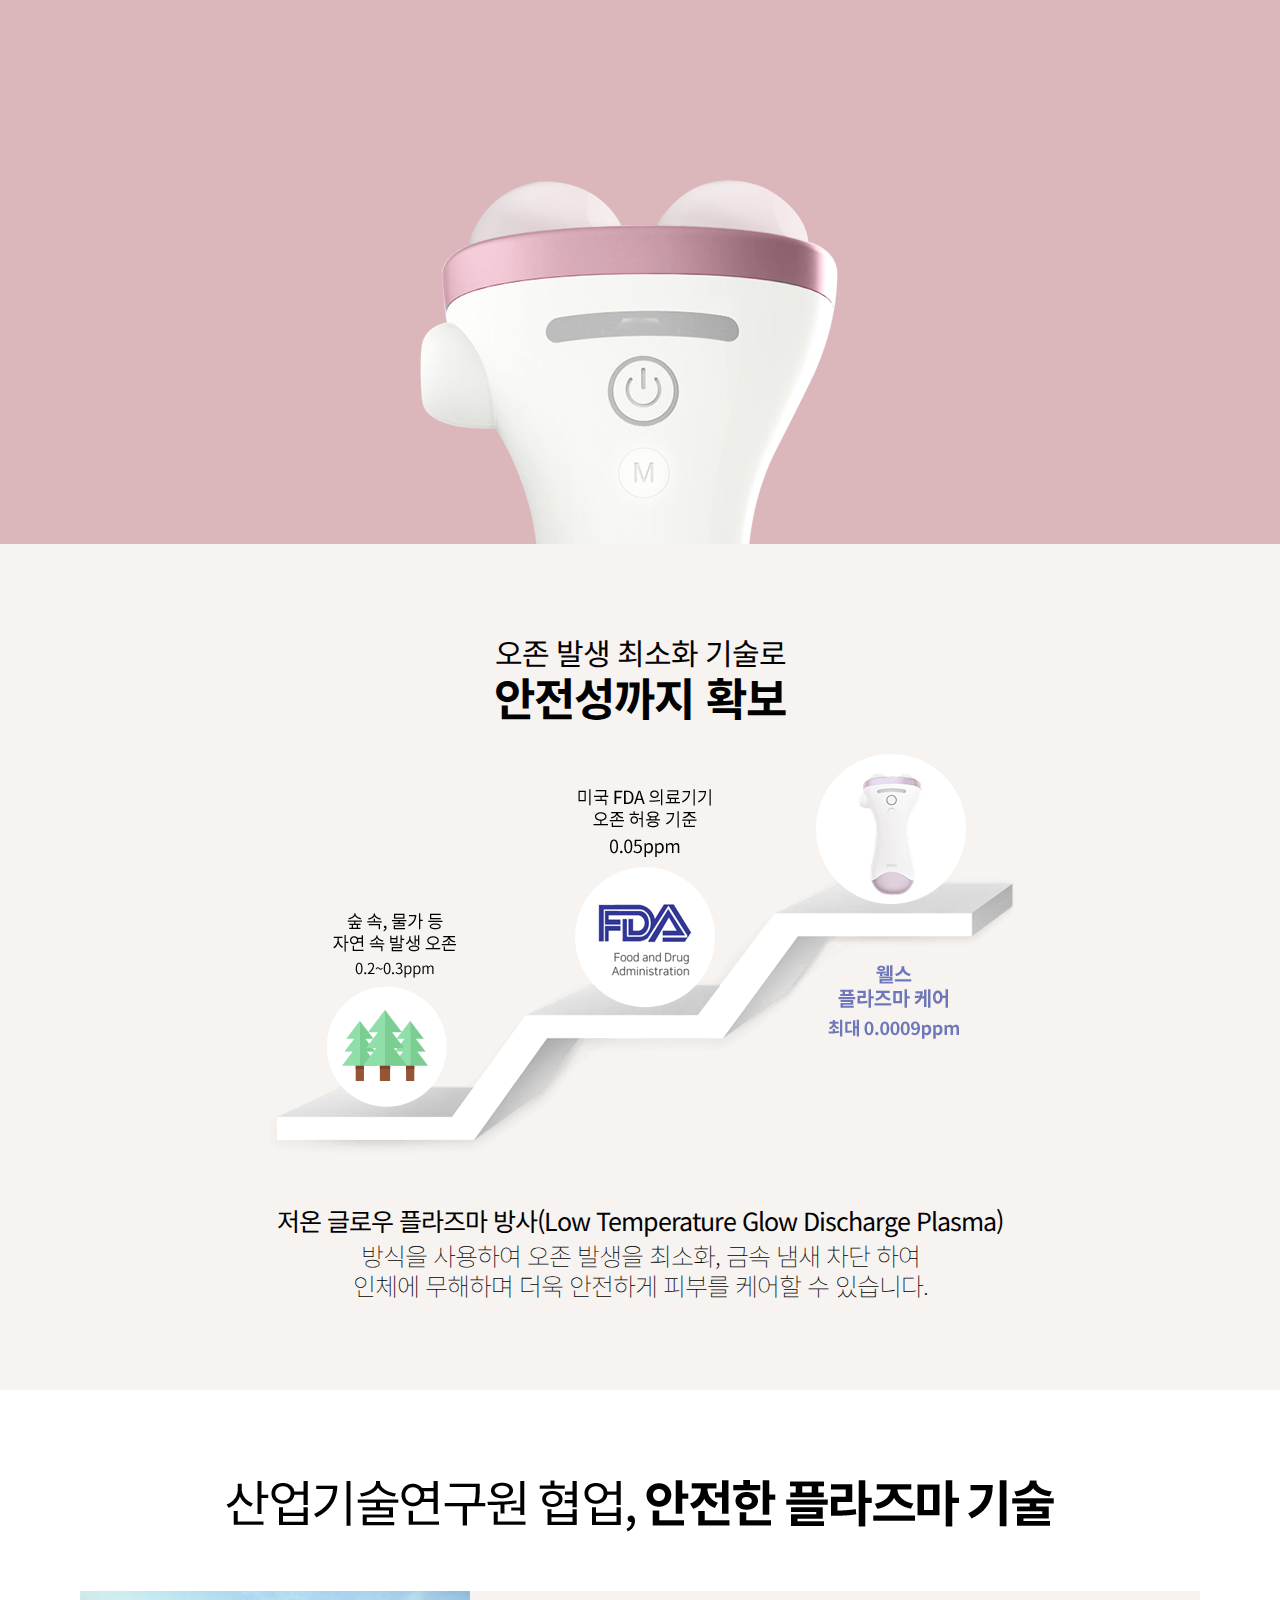
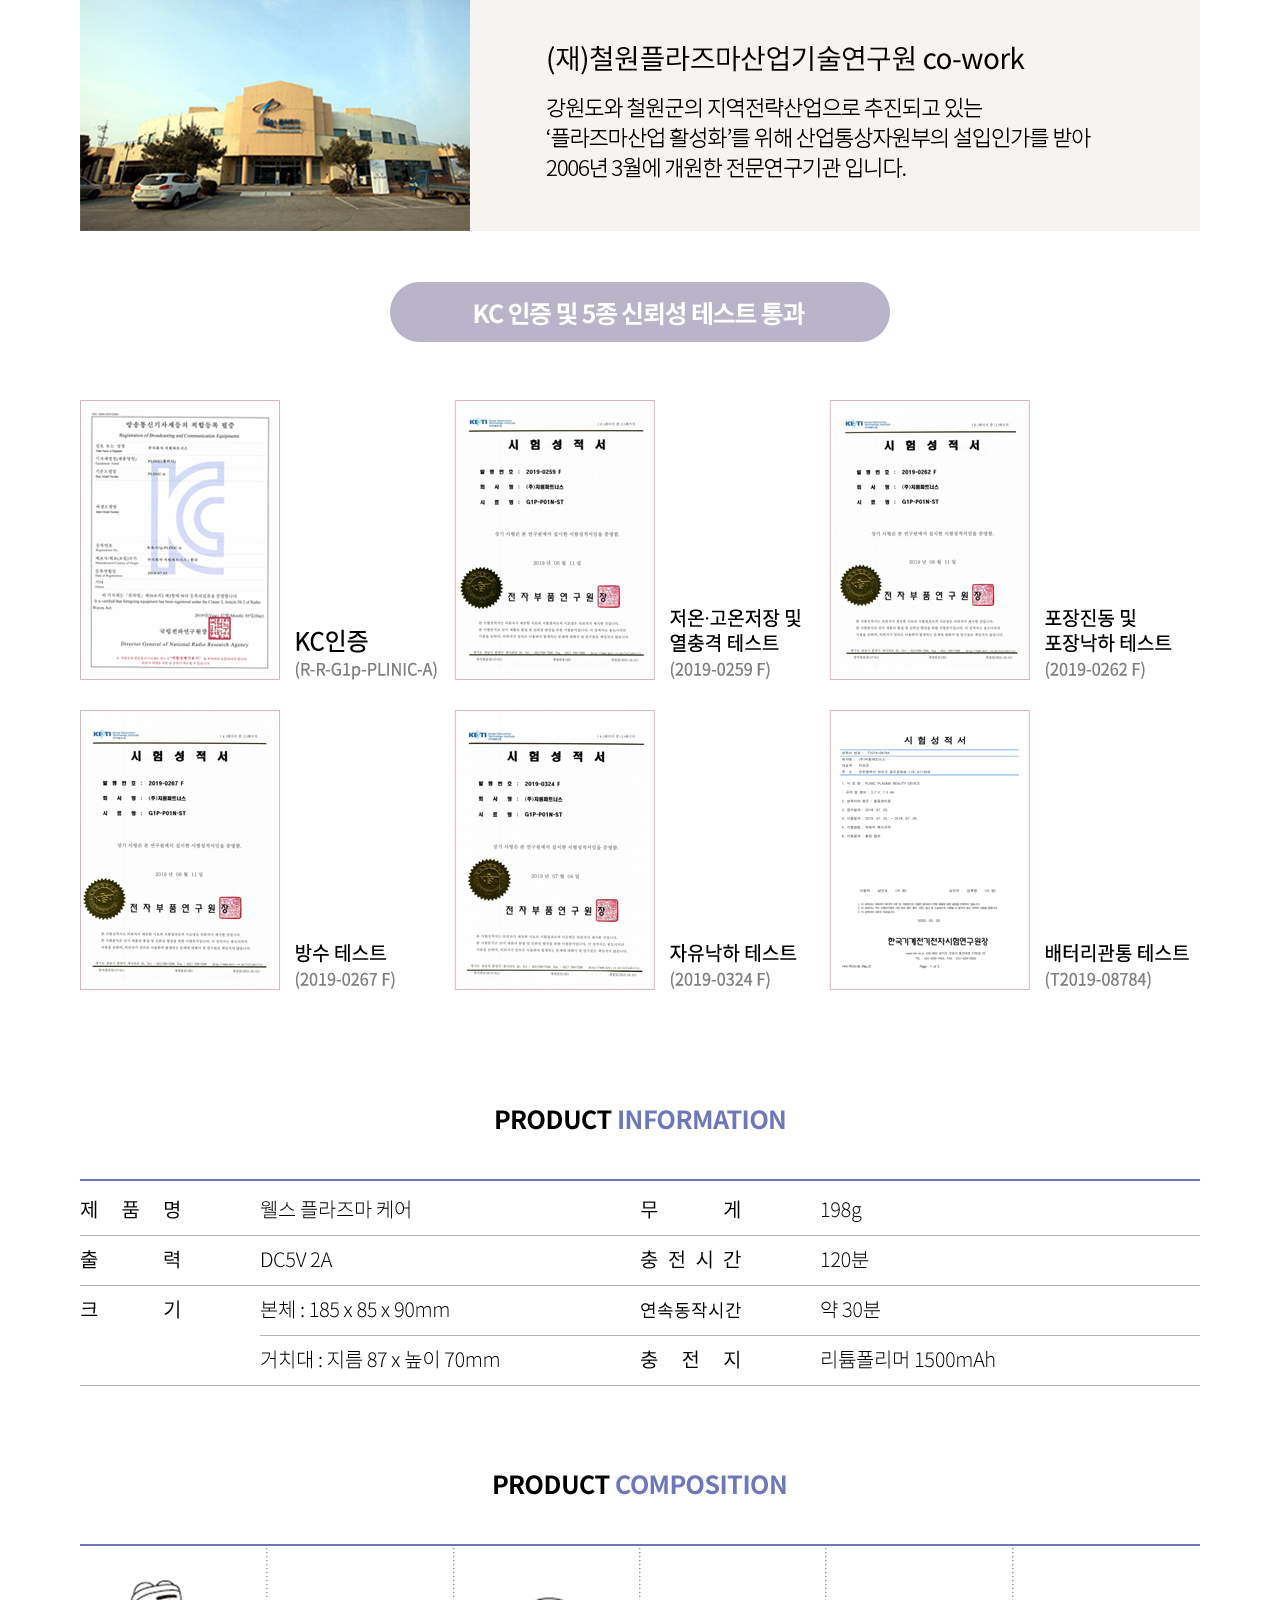
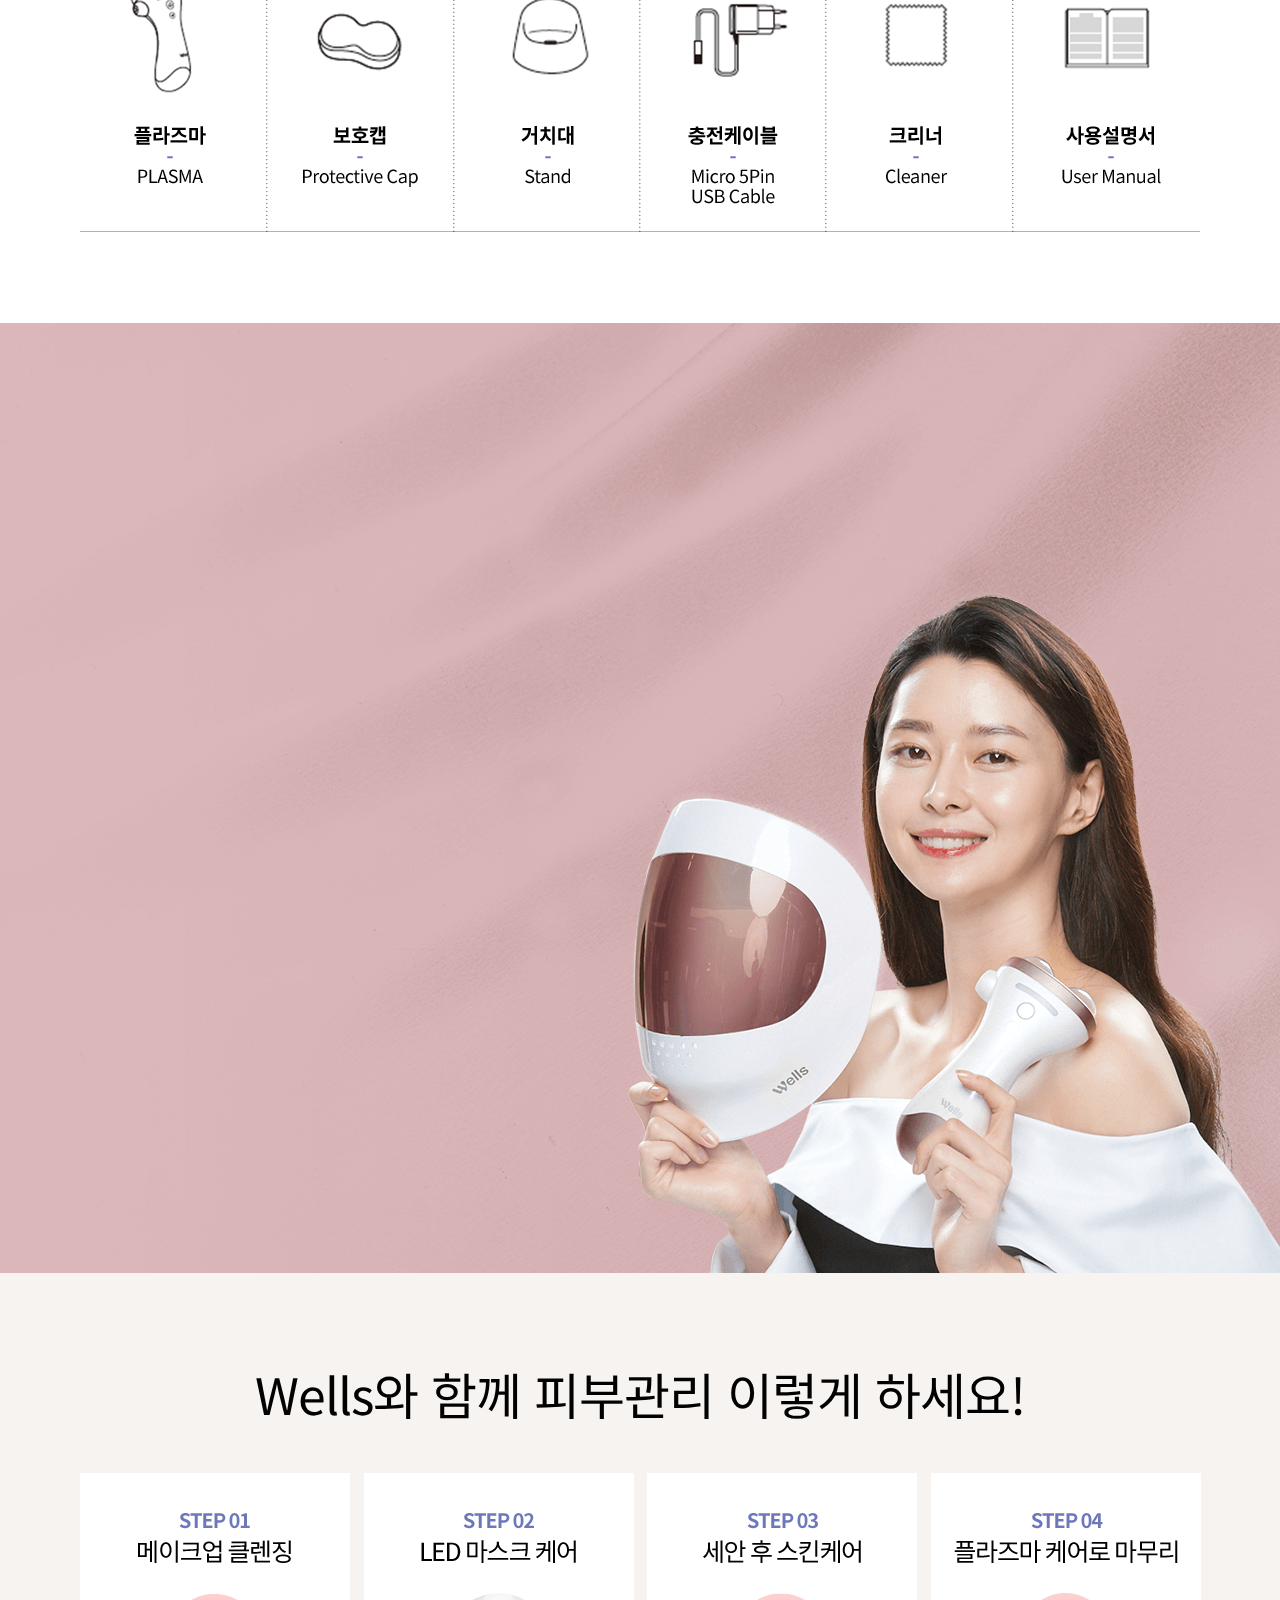
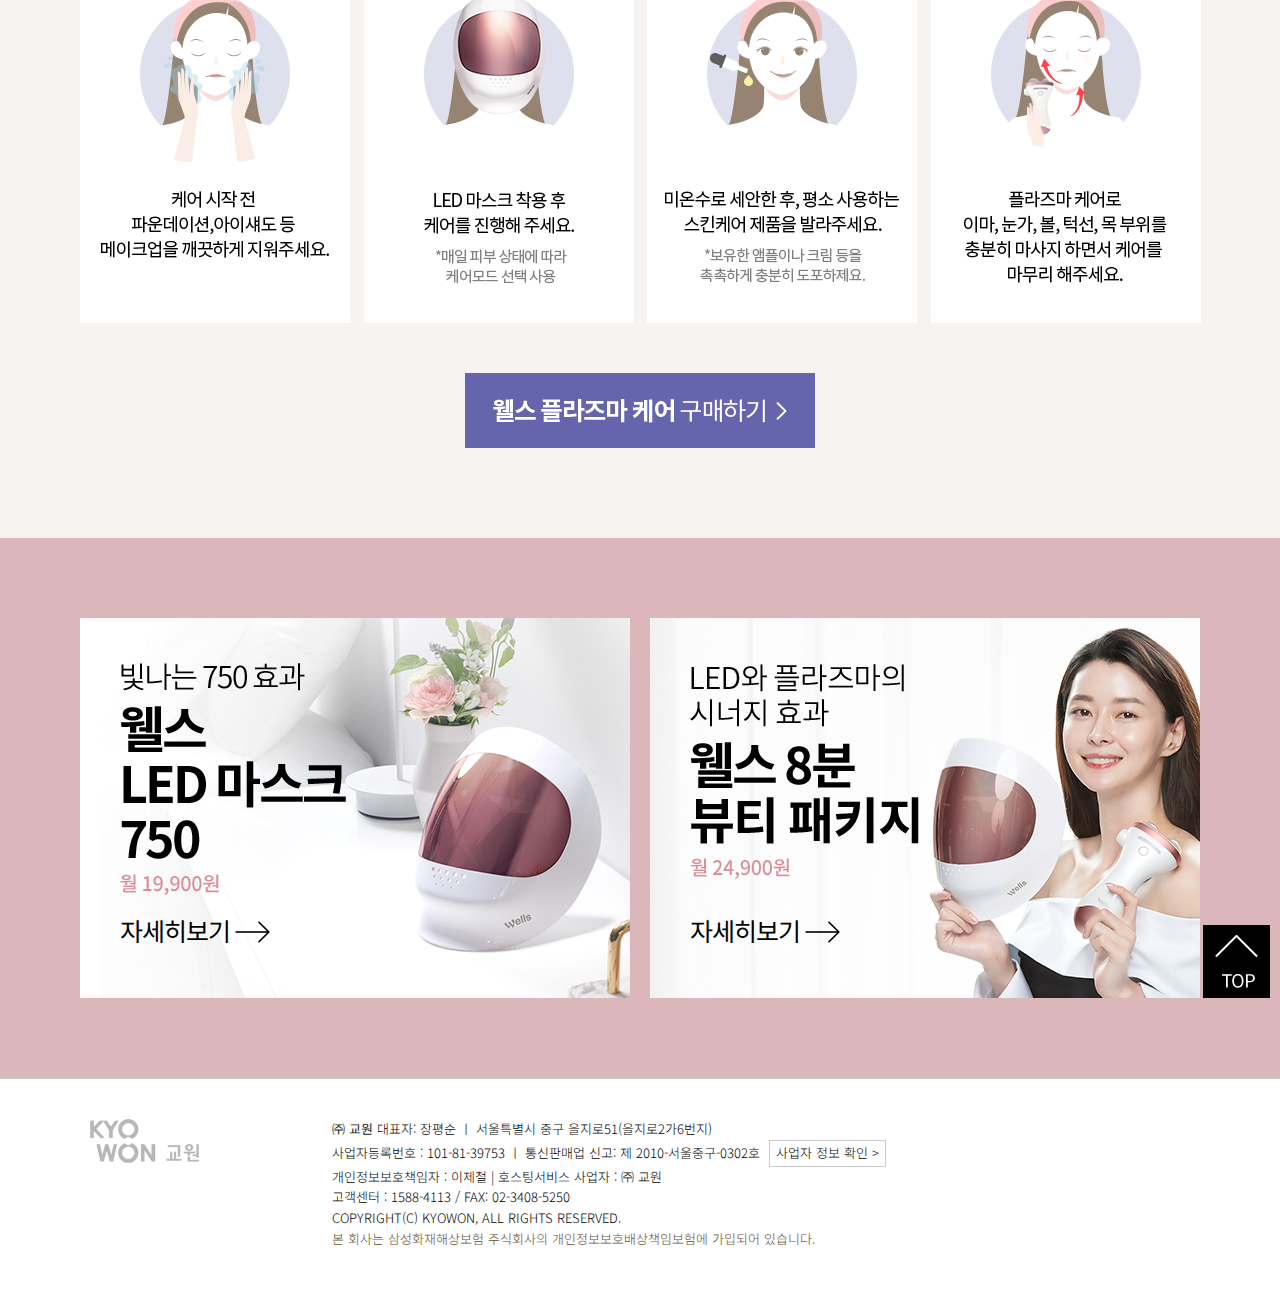
<file: front/page/plasma.html>
<!DOCTYPE html>
 <html lang="ko">
<head>
    <meta charset="UTF-8">
    <meta name="viewport" content="width=device-width,initial-scale=1.0,minimum-scale=0,maximum-scale=1.0">
    <title>웰스 LED 마스크 750</title>
    <meta property="og:locale" content="ko_KR" />
    <meta property="og:type" content="website" />
    <meta property="og:title" content="웰스 LED 마스크 750" />
    <meta property="og:description" content="750개의 빛방울로 더 맑게, 더 환하게" />
    <meta property="og:site_name" content="웰스 LED 마스크 750" />
    <meta property="og:image" content="http://www.wellsledmask.com/asset/front/img/thumbnail.png" />
    <meta property="og:image:width" content="1200" />
    <meta property="og:image:height" content="630" />
    <!--css-->
    <link href="https://fonts.googleapis.com/css?family=Noto+Sans+KR:300,400,700&display=swap&subset=korean" rel="stylesheet">
    <link href="../../css/sub.css" rel="stylesheet" type="text/css">
    <link href="../../css/animate.css" rel="stylesheet" type="text/css">
    <!--script-->
    <script src="../../js/jquery-3.3.1.min.js"></script>
    <script src="../../js/scrolla.jquery.min.js"></script>
<!--    <script src="../../js/prefixfree.min.js"></script>     -->
    <script src="../../js/script_main.js"></script>    	
</head>
<body>
    <div class="wrap">
        <!-- 메인 비주얼 -->
        <section class="main">
            <div class="innerBox">
                <a href="\" class="logo"><img src="../../img/LOGO.png" alt="WELLS"></a>
                <div class="mainText">
                    <p class="animate" data-animate="fadeInUp" data-duration="1s" data-delay="0s">750개의 빛방울로<br>더 맑게, 더 환하게-</p>
                    <h2 class="animate" data-animate="fadeInUp" data-duration="1s" data-delay="0.1s">빛나는 750 효과<br><em>웰스 LED 마스크 750</em></h2>
                </div>
                <div class="buy animate" data-animate="fadeIn" data-duration="2s" data-delay="0.3s">
                    <div class="text">
                        <p>빛나는 750효과, <span>월 19,900원</span></p>
                        <a href="http://www.kyowonwells.com/Product/Detail?productIdx=246&pdCategory=0500&pdType=1" onclick="gtag('event', 'click', {'event_category': 'PC_button', 'event_label': 'Main_buy'}); " target="_blank"><img src="../../img/mainBtn.png" alt="바로 구매하기"></a>
                    </div>
                </div>
                <!--19/08/12동영상삽입-->
                <div class="mainV" style="position: absolute; top: 390px;">
                    <iframe width="549" height="309" src="https://www.youtube.com/embed/klZUhhP47LU?&amp;autoplay=1" frameborder="0" allow="accelerometer; autoplay; encrypted-media; gyroscope; picture-in-picture" allowfullscreen></iframe>
                </div>
            </div>
        </section>
        <!--// 메인 비주얼 -->
        <!-- 상단메뉴 -->
        <nav>
            <span class="bg"></span>
            <ul class="gnb">
                <li><a href="\" class="open" style="background: #fff; color: #000; line-height: 75px; margin-top: 5px;">제품 소개</a>
                    <ul class="inner">
                        <li><a href="../../index.html">LED 마스크</a></li>
                        <li><a href="plasma.html">플라즈마 케어</a></li>
                        <li><a href="package.html">뷰티 패키지</a></li>
                        <li><a href="prism.html">플리닉 프리즘이펙트 앰플</a></li>
                    </ul>
                </li>
                <li><a href="review.html">소비자 리뷰</a></li>
                <li><a href="wellsStory.html" class="open">Wells LED Story</a>
                	<ul class="inner b">
                       <li><a href="wellsStory.html#go1">Brand Film</a></li>
                        <li><a href="wellsStory.html#go2">Making Film</a></li>
                        <li><a href="wellsStory.html#go3">Beauty Party</a></li>
                        <li><a href="wellsStory.html#go4">Interview</a></li>
                    </ul>
                </li>                
                <li><a href="wellsBeauty.html">Wells Beauty</a></li>
            </ul>
            <div class="qiuk">
                <img src="../../img/plasma/sideBuy2.png" alt="">
                <p style="margin-top: 10px;">LED의 효과를<br>더욱 빛나게!<br><span style="color: #6e77ba;">월 11,900원</span></p>
                <a href="http://www.kyowonwells.com/Product/Detail?productIdx=247&pdCategory=5000&pdType=1" target="_blank" style="background: #6e77ba;">BUY</a>
            </div>
        </nav>
        <!--// 상단메뉴 -->
        <!--플라즈마 내용시작 -->
        <div class="plasma">
            <section class="a pad">
               <div class="inner">
                   <p class="img"></p>
                   <div class="text">
                       <h2 class="animate" data-animate="fadeInUp" data-duration="1s" data-delay="0.0s">가장 강력한 에너지로<br><em>플라즈마만의 깊고 진한 케어</em></h2>
                       <p class="animate" data-animate="fadeInUp" data-duration="1s" data-delay="0.2s">월스 플라즈마 케어와 함께<br>빛나는 피부를 직접 확인 하세요.</p>
                   </div>
               </div>
            </section>
            <section class="b">
                <div class="top">
                    <div class="inner">
                        <span class="a"><img src="../../img/plasma/plasma_02_1.png" alt=""></span>
                        <span class="b"><img src="../../img/plasma/plasma_02_2.png" alt="" class="animate" data-animate="fadeInUp" data-duration="2s" data-delay="0s"></span>
                        <span class="c"><img src="../../img/plasma/plasma_02_3.png" alt="" class="animate" data-animate="fadeInUp" data-duration="3s" data-delay="0.2s"></span>
                        <span class="d"><img src="../../img/plasma/plasma_02_4.png" alt="" class="animate" data-animate="fadeInUp" data-duration="1s" data-delay="0.1s"></span>
                    </div>
                </div>
                <div class="bottom">
                    <div class="inner">
                        <p class="img animate" data-animate="fadeIn" data-duration="2s" data-delay="0.7s"><img src="../../img/plasma/plasma_03.png"t="갈바닉?미세전류?플라즈마?"></p>
                        <p class="text">가장 강한 에너지를 생성하는<br><em>‘플라즈마’의<br>강력한 케어 효과</em></p>
                        <div class="table">
                        <img src="../../img/plasma/plasma_04.png"t="테이블">
                        </div>
                    </div>       
                    <p>플라즈마 에너지는 2kv 이상의 고전압에서 발생하기 때문에<br><em>진피층을 강하게 자극하여 탄력 증진</em>에 도움을 줍니다.</p>
                    <h2>또한 웰스 플라즈마 케어는 탕탕 쳐내는 펄스 방식까지 결합하여<br>
                    <em>화장품의 좋은 성분을 피부 깊숙이 밀어 넣어 줍니다.</em></h2>                                
                </div>                 
            </section>
            <section class="c">
                <h2><em>‘웰스 플라즈마 케어’</em>만의 효과를<br>직접 확인하세요!</h2>
                <div class="ani">
                <p class="animate" data-animate="fadeInLeft" data-duration="0.8s" data-delay="0.9s">투명램프로<br>눈에 보이는<br><em>플라즈마</em></p>
                <span class="line animate" data-animate="width3" data-duration="0.7s" data-delay="0.4s"></span>
                </div>
                <p>플라즈마 에너지의 움직임이 투명한 램프를 통해 노출되어<br>원하시는 피부 부위 별로 집중 케어가 가능합니다.</p>                
            </section>
            <section class="c2">
                <div class="inner">
                    <div class="text">
                        <h2><em>강력한 플라즈마 에너지</em>가<br>화장품 성분을 미세 분해하여<br><em>깊고 빠르게!</em></h2>
                        <p>플라즈마 방전 시 발생하는 다량의 음이온과<br>펄스 형태의 전기적 에너지가 화장품의 좋은 성분을<br>미세한 크기로 분해하고 진피층까지 전달하여<br>화장품의 흡수력을 배가 시킵니다.</p>
                    </div>
                    <p class="img"><img src="../../img/plasma/plasma_06.png" alt=""></p>     </div>           
            </section>
            <section class="d">
            <h2>섬유세포를 자극하는 <em>근본적 안티에이징</em></h2>
            <div class="ani">
                <span  class="a animate" data-animate="fadeInDown" data-duration="1s" data-delay="0.2s"><img src="../../img/plasma/plasma_07_1.png" alt=""></span>
                <span  class="b animate" data-animate="fadeInDown" data-duration="0.9s" data-delay="0.4s"><img src="../../img/plasma/plasma_07_1.png" alt=""></span>
                <p class="img">
                    <img src="../../img/plasma/plasma_07.png" alt="">
                </p>     
                <p>※ 이 기기는 피부 미용 기기로서의 의료기기가 아니며, 제품 기능과 관련하여 미용적인 효과 외 의학적 효능효과는 제공하지 않습니다.<br>※ 개인 별 피부 타입에 따라 효과의 차이가 있을 수 있습니다.</p>           
            </div>
        </section>
            <section class="e">
            <h2>피부 임상 과학 테스트 <em>검증 완료</em></h2>
            <img src="../../img/plasma/plasma_08.png" alt="">
            </section>
            <section class="f">
            <h2>플라즈마 에너지를 통한<br><em>피부 진정 작용</em></h2>
            <ul class="ani">
               <li><img src="../../img/plasma/plasma_09.png" alt=""></li>
                <li class="light">
                <img src="../../img/plasma/plasma_010.png" alt="">
                <span class="animate" data-animate="width4" data-duration="1.5s" data-delay="0.5s"><img src="../../img/plasma/plasma_010_1.png" alt=""></span></li>
            </ul>
            <p>플라즈마 에너지가 피부 표피에 미세한 전기적 자극을 주어<br><em>민감해진 피부를 진정시키고 문제성 피부 완화</em>에 도움을 줍니다.</p>
            <p class="col">※ 이 기기는 피부 미용 기기로서의 의료기기가 아니며, 제품 기능과 관련하여 미용적인 효과 외 의학적 효능효과는 제공하지 않습니다.<br>※ 개인 별 피부 타입에 따라 효과의 차이가 있을 수 있습니다.</p>
            </section>
            <section class="g">
                <h2><em>단 3분!</em>으로<br>짧고 쉽게 최고의 케어 효과</h2>
                <p>금속판 형태가 아닌 듀얼램프를 통해<br>
                접촉면을 더욱 넓게, 에너지가 더 집중되도록 설계하여<br>
                짧은 시간 내 고효율 케어가 가능합니다.</p>   
                <div class="ani">
                <p class="animate" data-animate="fadeInLeft" data-duration="0.8s" data-delay="0.9s">램프가 피부에<br>
                닿는 순간<br><em>에너지가 집중되며<br>효과 Up!</em></p>
                <span class="line animate" data-animate="width3" data-duration="0.7s" data-delay="0.4s"></span>
                </div>                             
            </section>
            <section class="h">
                <h2>2가지 케어모드로<br><em>얼굴부터 목선까지 관리</em></h2>
                <img src="../../img/plasma/plasma_013.png" alt="">
            </section>
            <section class="i">
                <h2>인체공학적 듀얼 램프 탑재<br><em>V라인 마사지 기능</em></h2>
                <p>인체공학적으로 설계된 원형 듀얼 램프를 턱 라인에 맞춰 마사지 하면<br>
                플라즈마 에너지가 침투되며 턱선을 매끄럽게 살려줍니다.</p>
                <div class="ani">
                    <span class="a animate" data-animate="fadeIn" data-duration="0.9s" data-delay="0.2s"><img src="../../img/plasma/plasma_014_1.png" alt=""></span>
                    <span class="b animate" data-animate="fadeIn" data-duration="0.9s" data-delay="0.6s"><img src="../../img/plasma/plasma_014_2.png" alt=""></span>
                    <span class="c animate" data-animate="fadeIn" data-duration="0.9s" data-delay="0.4s"><img src="../../img/plasma/plasma_014_3.png" alt=""></span>
<!--                    <span class="d animate" data-animate="fadeIn" data-duration="2s" data-delay="0.9s"><img src="../../img/plasma/plasma_014_4.png" alt=""></span>-->
                </div>
            </section>
            <section class="j">
                <h2>오존 발생 최소화 기술로<br><em>안전성까지 확보</em></h2>
                <img src="../../img/plasma/plasma_015.png" alt="">
                <p><em>저온 글로우 플라즈마 방사(Low Temperature Glow Discharge Plasma)</em>
                방식을 사용하여 오존 발생을 최소화, 금속 냄새 차단 하여<br>
                인체에 무해하며 더욱 안전하게 피부를 케어할 수 있습니다.</p>
            </section>
            <section class="k">
                <img src="../../img/plasma/plasma_016.png" alt="">
            </section>
            <section class="l">               
                <div class="inner">
                    <img src="../../img/plasma/plasma_017.png" alt="">
                    <span class="a animate" data-animate="fadeInRight" data-duration="0.8s" data-delay="0.2s"><img src="../../img/plasma/plasma_017_1.png" alt=""></span>
                    <span class="b animate" data-animate="fadeInLeft" data-duration="1s" data-delay="0.3s"><img src="../../img/plasma/plasma_017_2.png" alt=""></span>
                </div>
                <h2 class="animate" data-animate="fadeInUp" data-duration="0.8s" data-delay="0s"><em>Wells LED 마스크 750</em>과 함께 하면 시너지 UP!<em  class="size animate" data-animate="fadeInUp" data-duration="1s" data-delay="0s">이제, 피부 밀당케어 하세요.</em></h2>
            </section>
            <section class="m">
                <h2>Wells와 함께 피부관리 이렇게 하세요!</h2>
                <p><img src="../../img/plasma/plasma_018.png" alt=""></p>
                <a href="http://www.kyowonwells.com/Product/Detail?productIdx=247&pdCategory=5000&pdType=1" target="_blank"><img src="../../img/plasma/btn.png" alt=""></a>
            </section>
        </div>
        <section class="p banner">
            <ul class="innerBox">
                <li>
                    <img src="../../img/plasma/banner1.png" alt="">
                    <a href="\">자세히보기</a>
                </li>
                <li>
                    <img src="../../img/plasma/banner2.png" alt="">
                    <a href="package">자세히보기</a>
                </li>
            </ul>
            <a href="#top" class="goTop"><img src="../../img/TOP.png" alt="맨위로"></a>
        </section>
        <!--// 플라즈마 내용끝 -->
        <!--footer-->
        <footer>
            <div class="innerBox">
                <div class="footerLogo"><img src="../../img/logo_kyowon.png" alt="KYOWON LOGO"></div>
                <div class="text">
                        <strong class="col">㈜ 교원</strong>  대표자: 장평순 ㅣ 서울특별시 중구 을지로51(을지로2가6번지)<br>
                        사업자등록번호 : 101-81-39753 ㅣ 통신판매업 신고: 제 2010-서울중구-0302호  <a href="http://www.ftc.go.kr/www/bizCommView.do?key=232&amp;apv_perm_no=2010301010030200302&amp;pageUnit=10&amp;searchCnd=wrkr_no&amp;searchKrwd=1018139753&amp;pageIndex=1" target="_blank" class="btn_bizinfo">사업자 정보 확인  &gt;</a><br>
                        개인정보보호책임자 : 이제철 | 호스팅서비스 사업자 : ㈜ 교원<br>
                        고객센터 : 1588-4113 / FAX: 02-3408-5250 <br>
                        COPYRIGHT(C) KYOWON, ALL RIGHTS RESERVED.<br>
                        <span class="col2">본 회사는 삼성화재해상보험 주식회사의 개인정보보호배상책임보험에 가입되어 있습니다.</span>
                </div>
            </div>
        </footer>        
    </div>
<script>
//스크롤애니
$('.animate').scrolla({
    mobile: false, 
    once: false 
});    
</script>    
</body><!--//wrap-->
</html>
</file>
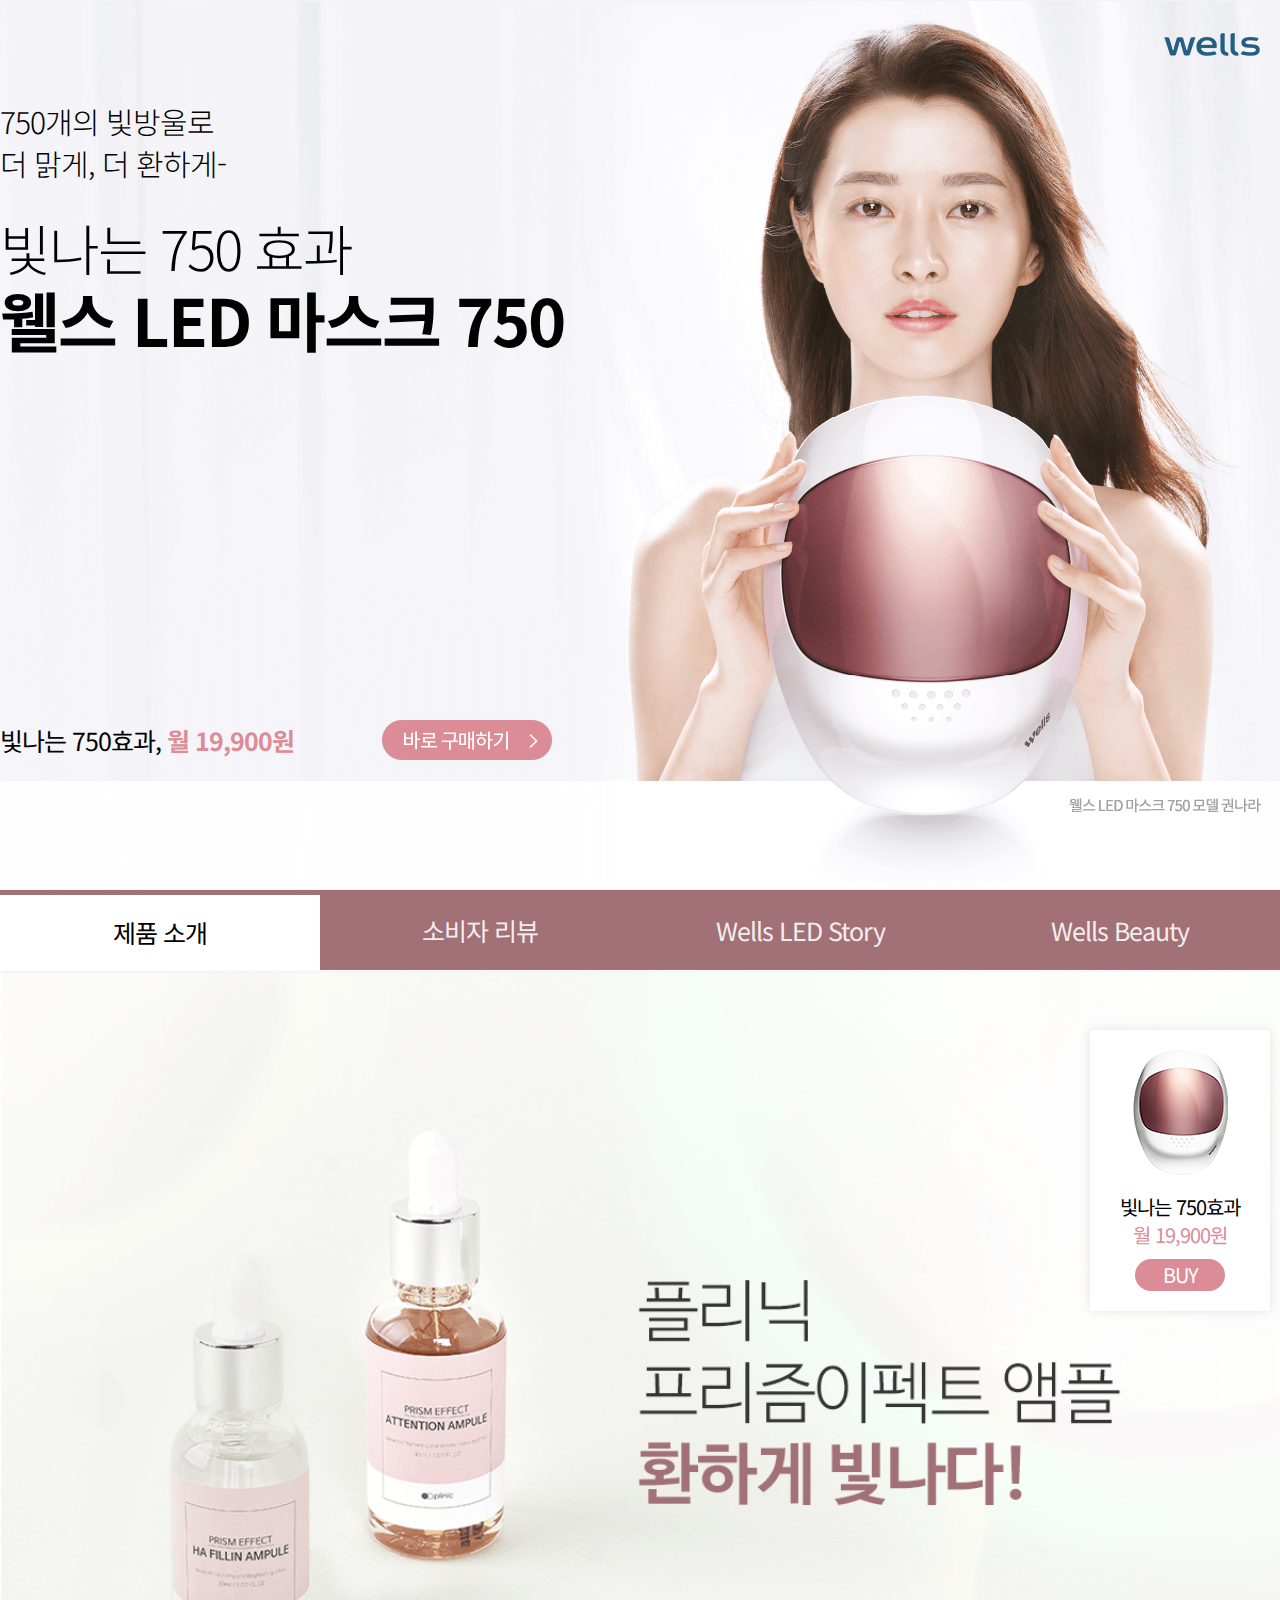
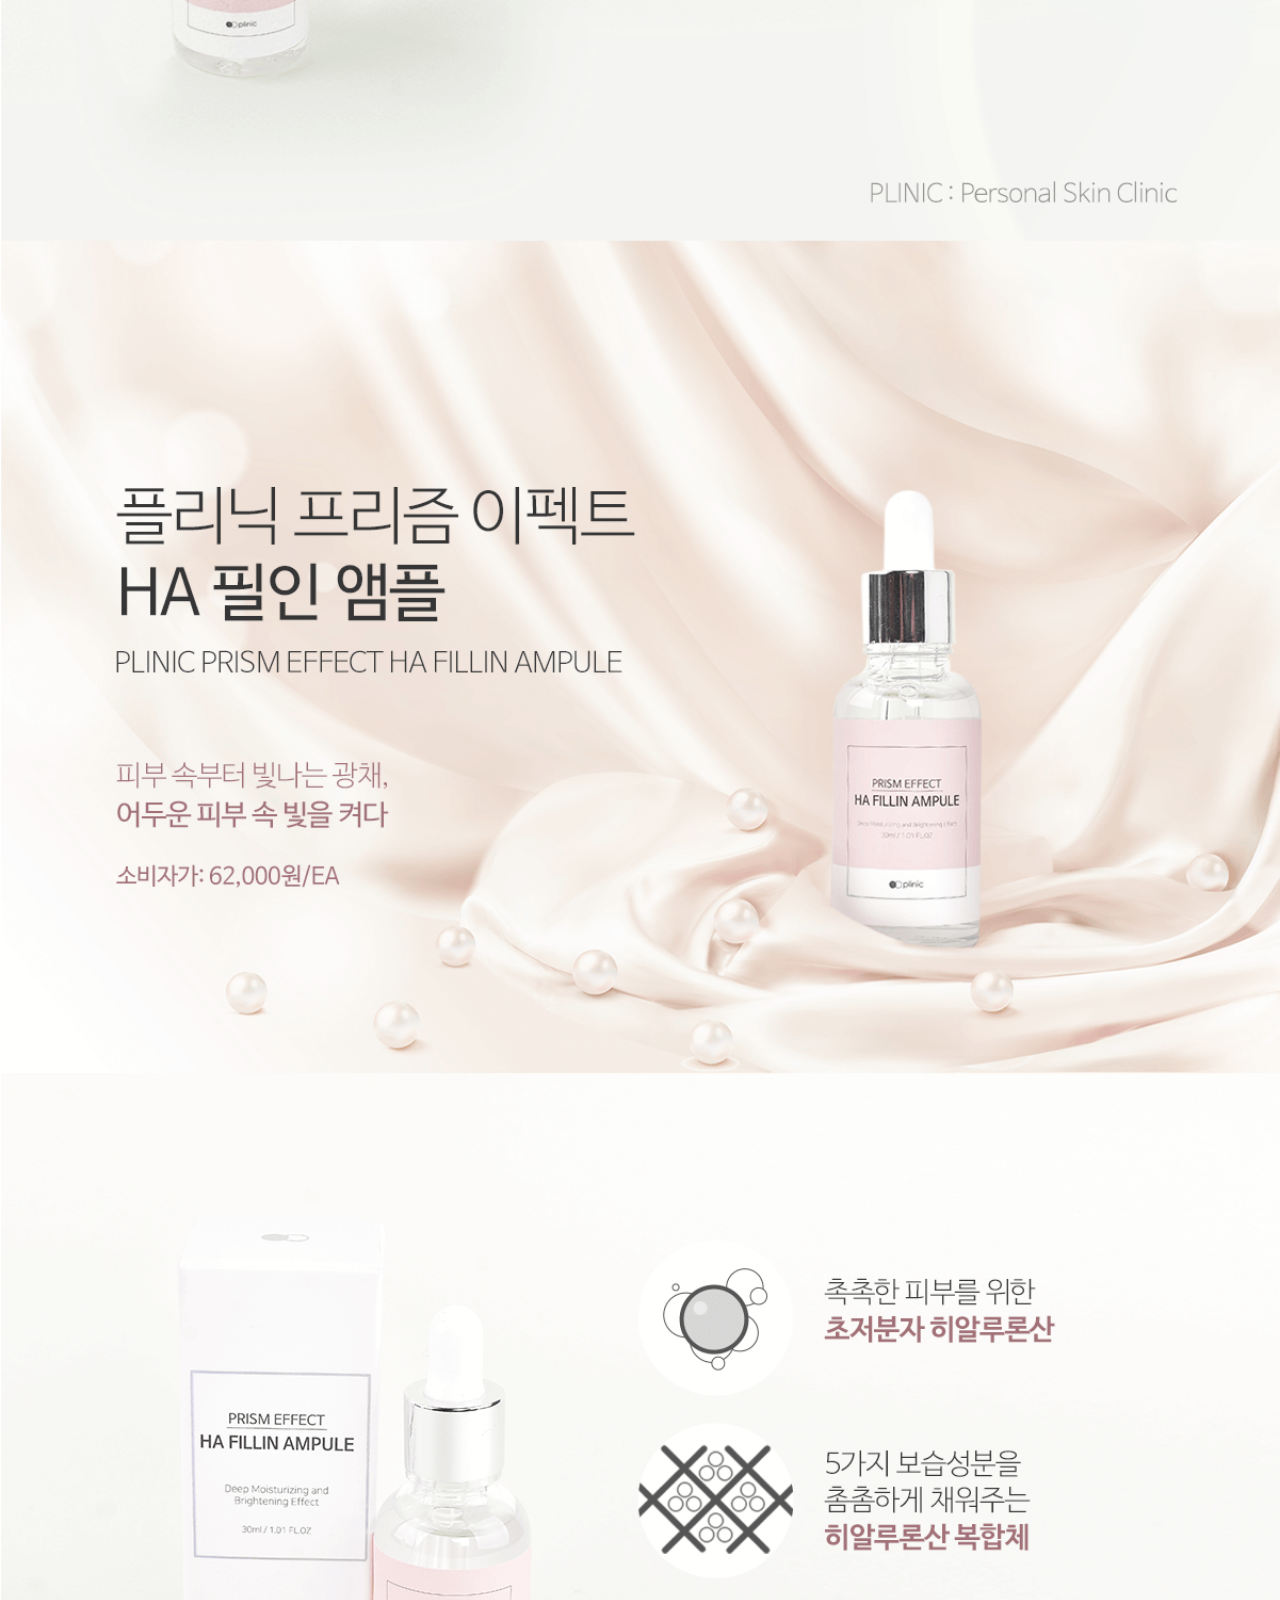
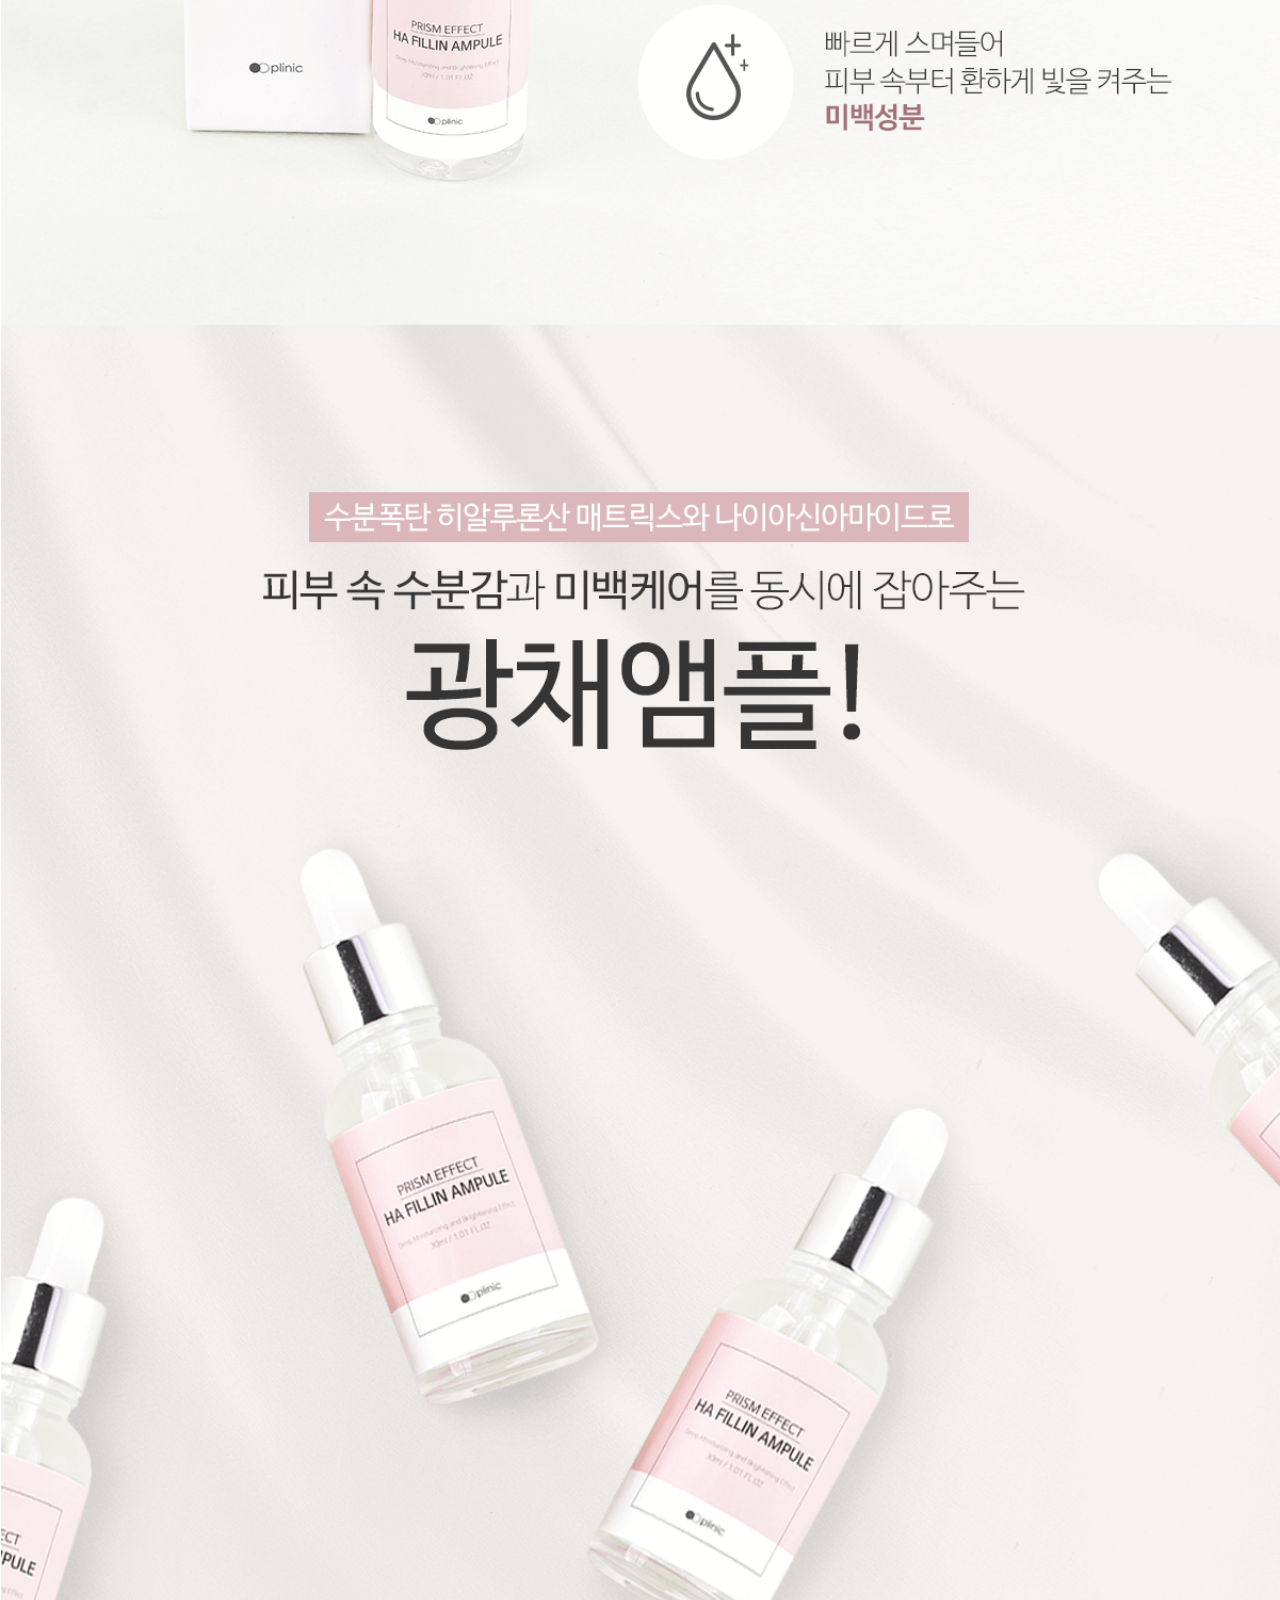
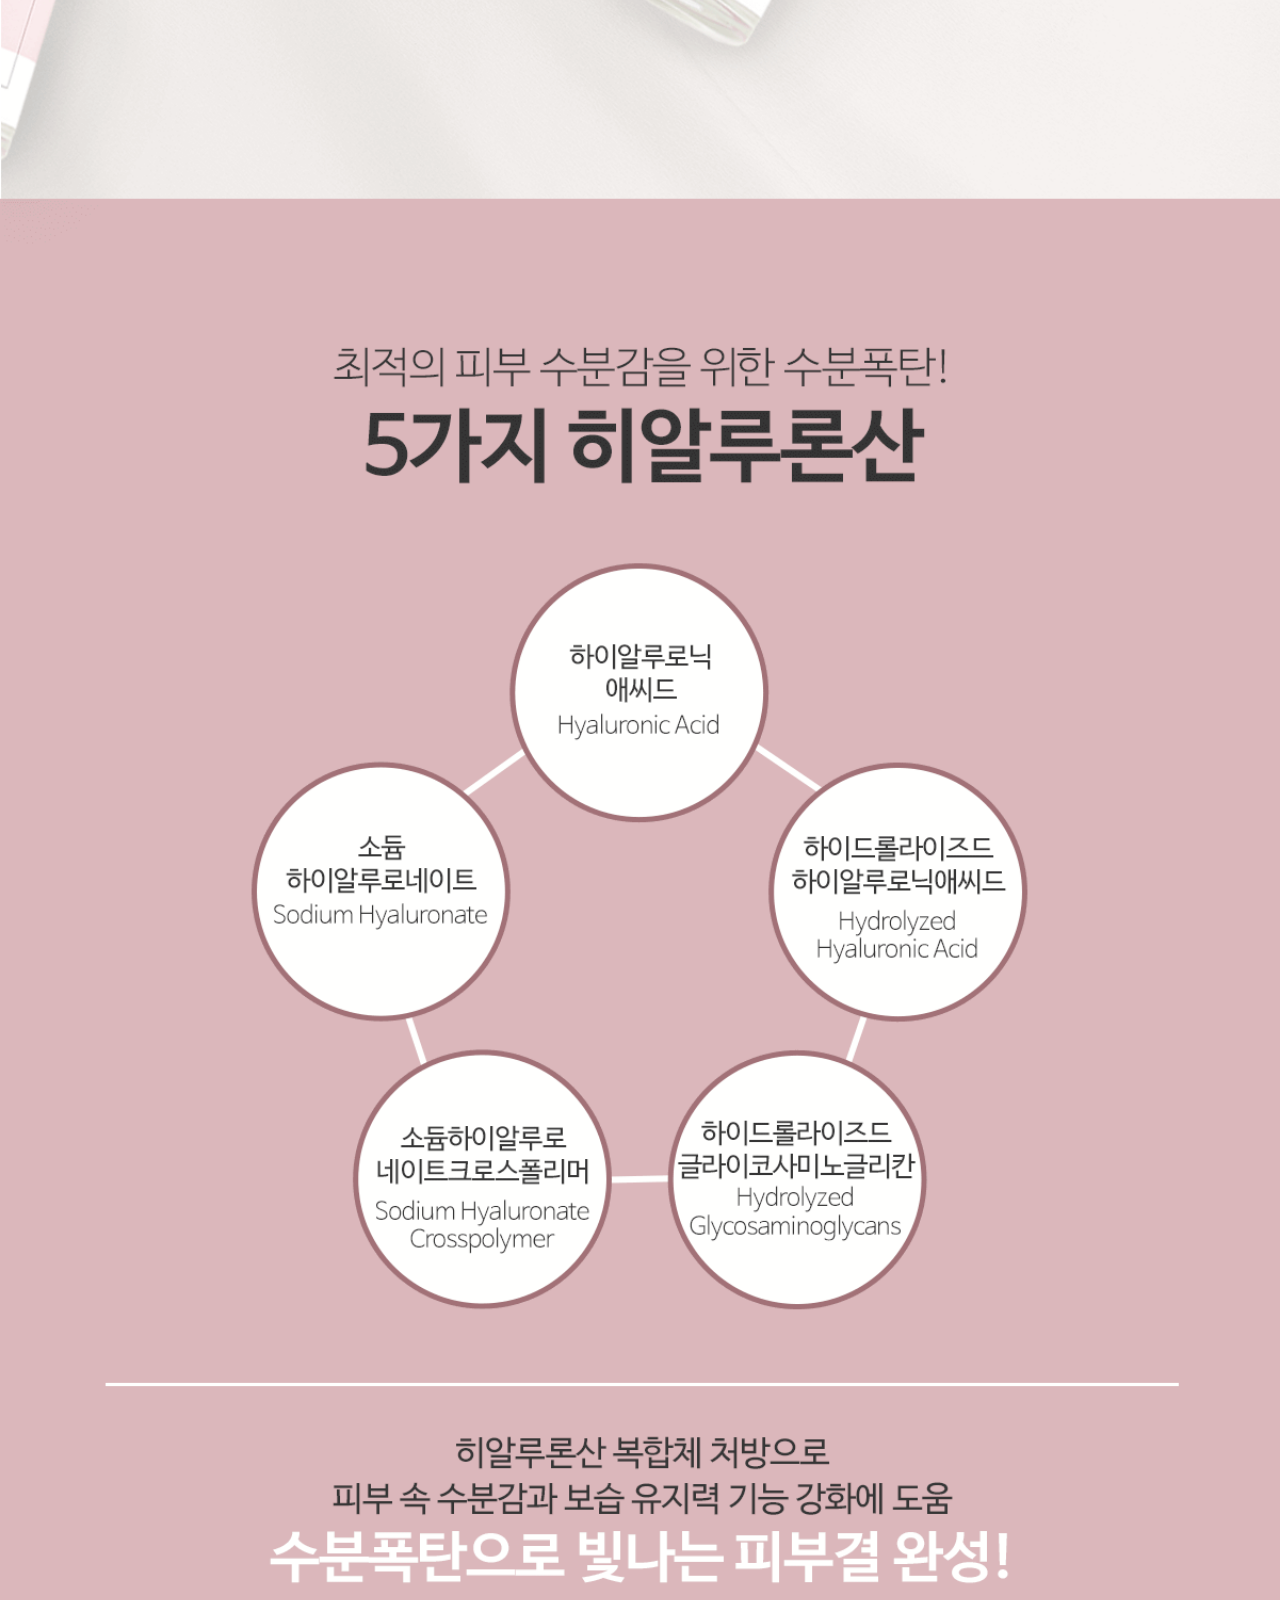
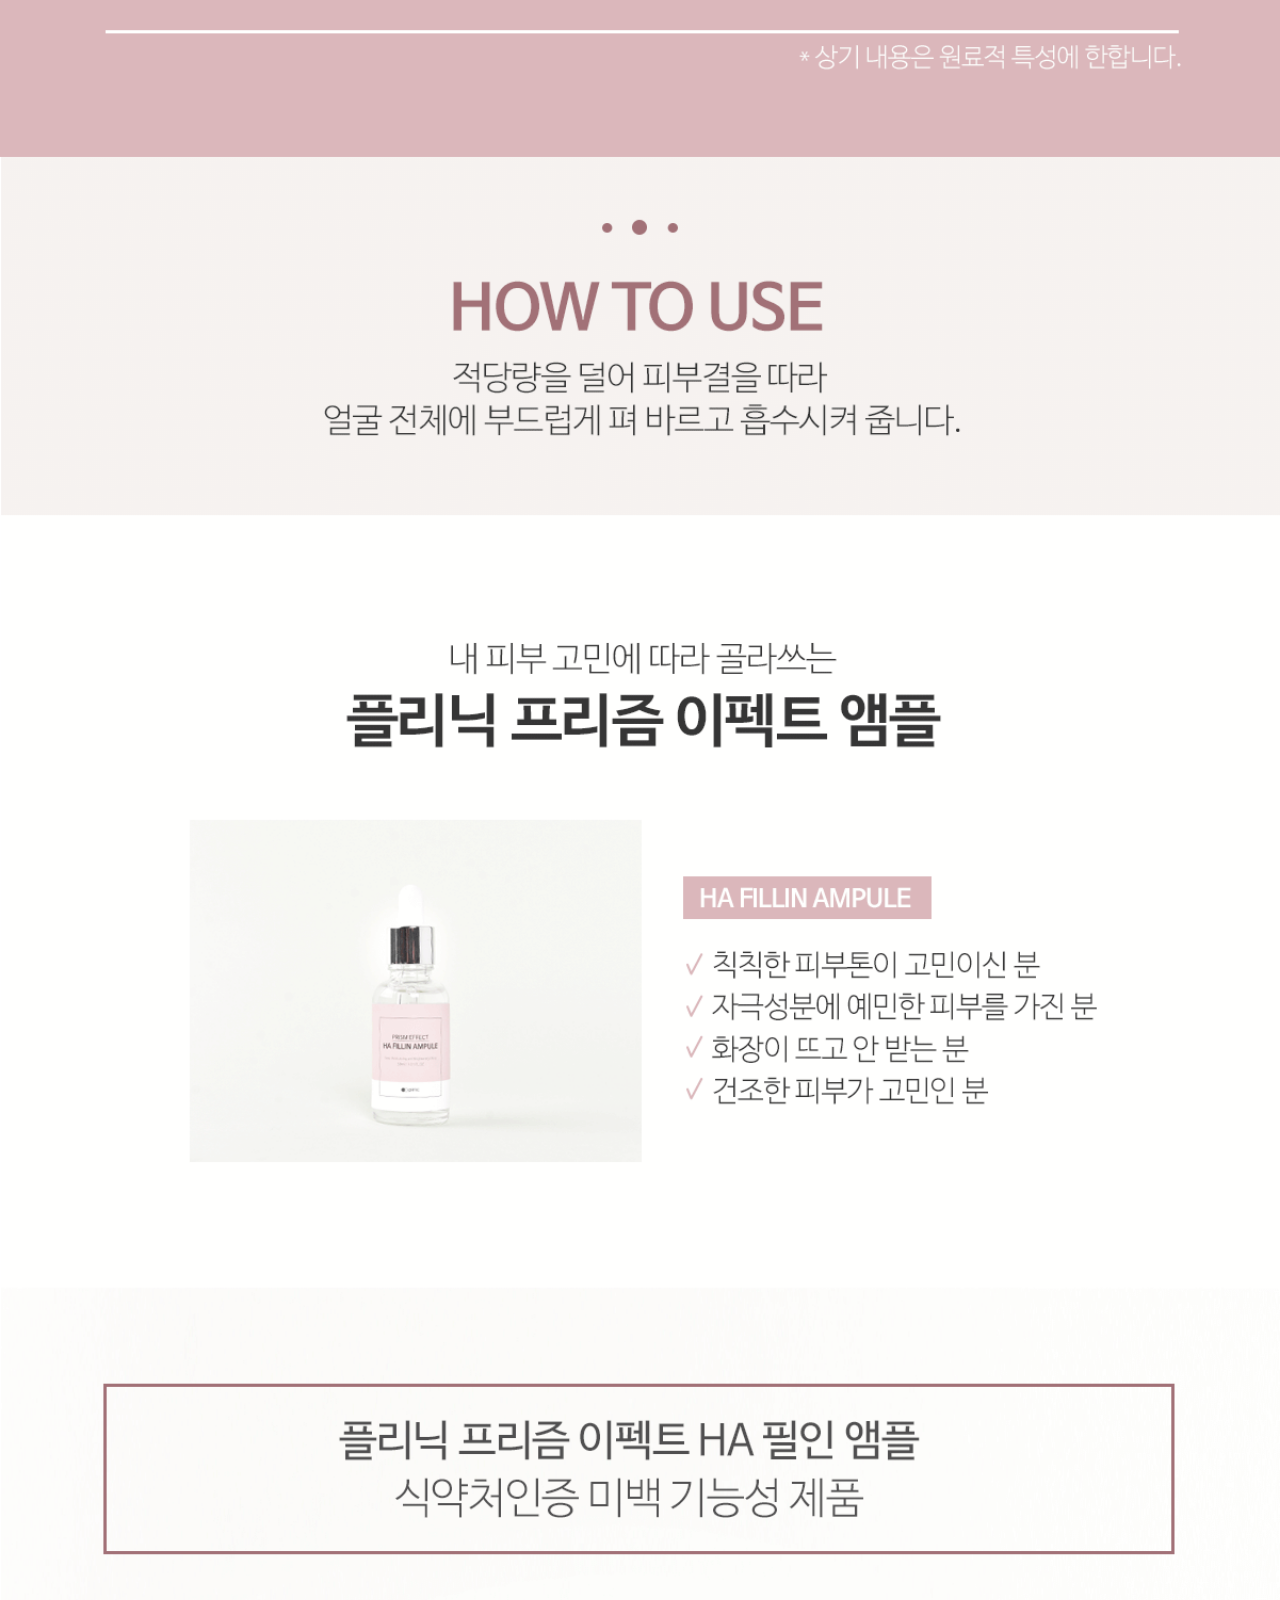
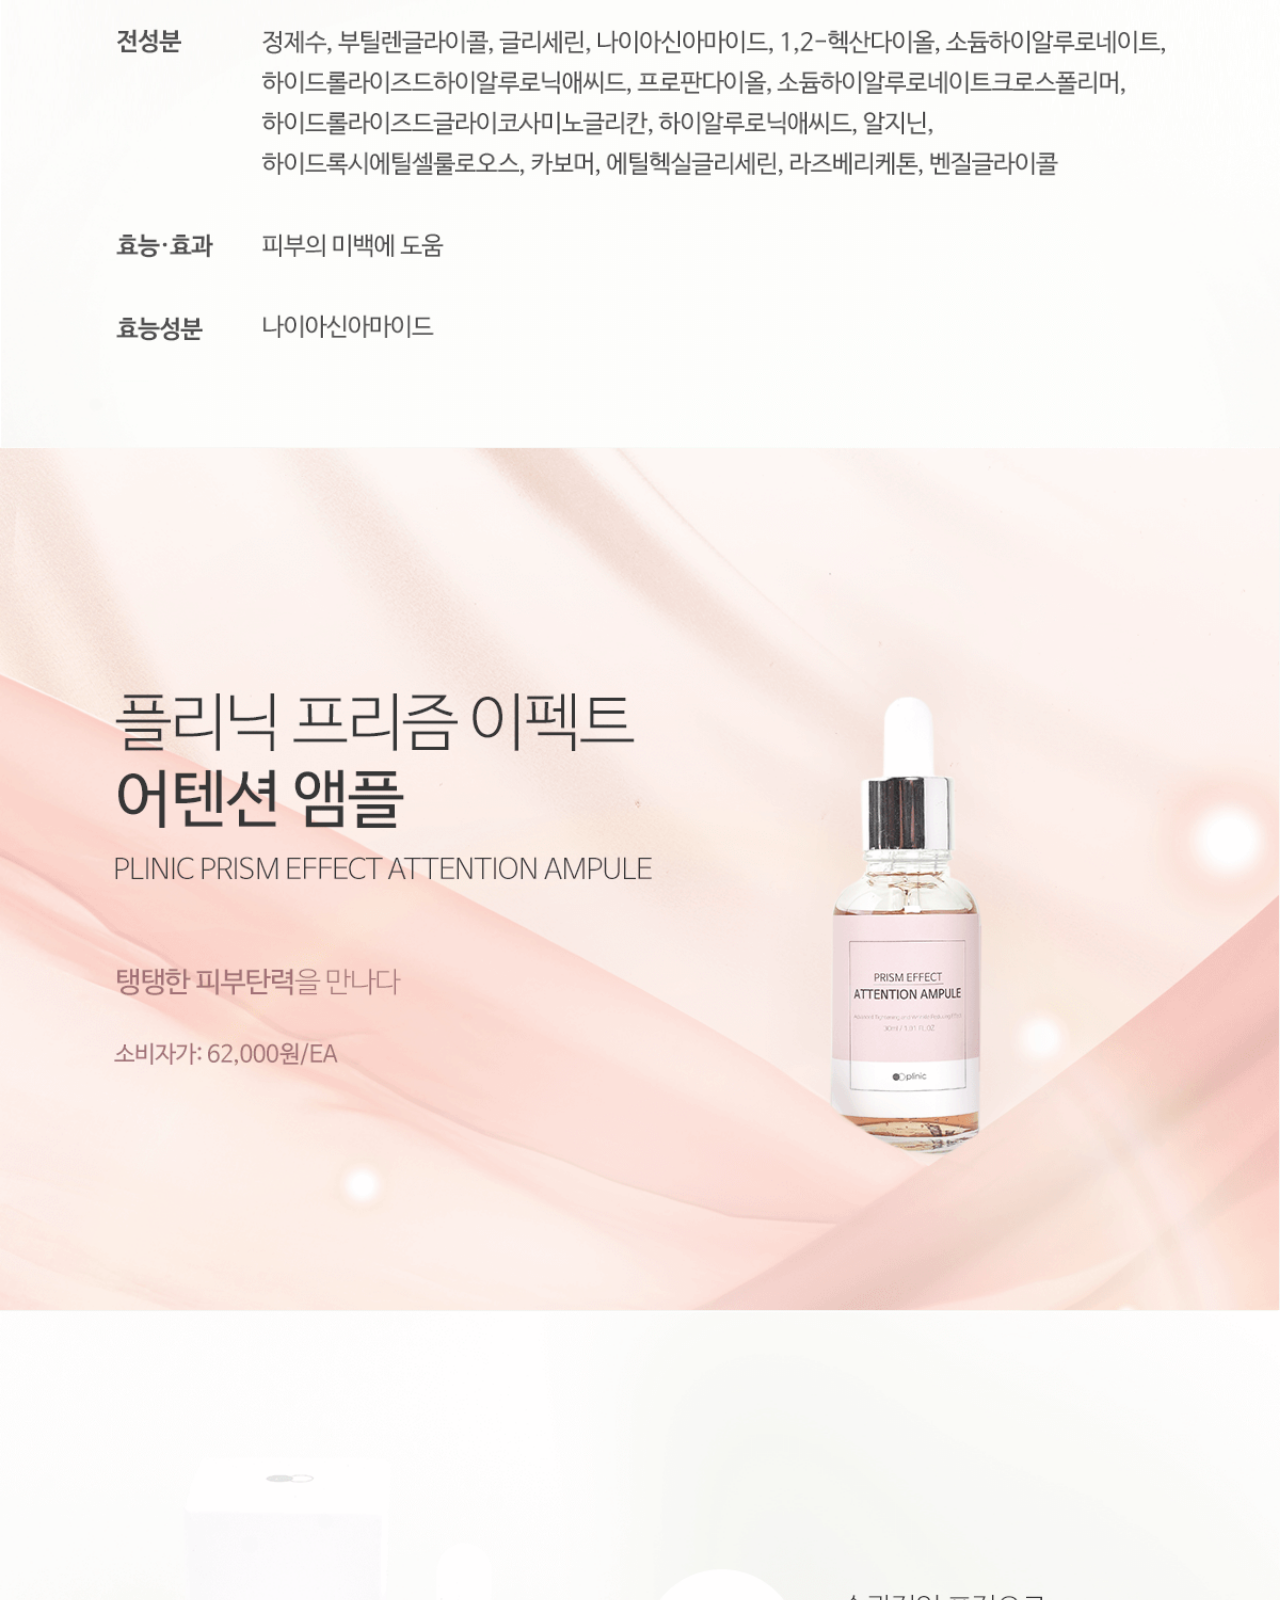
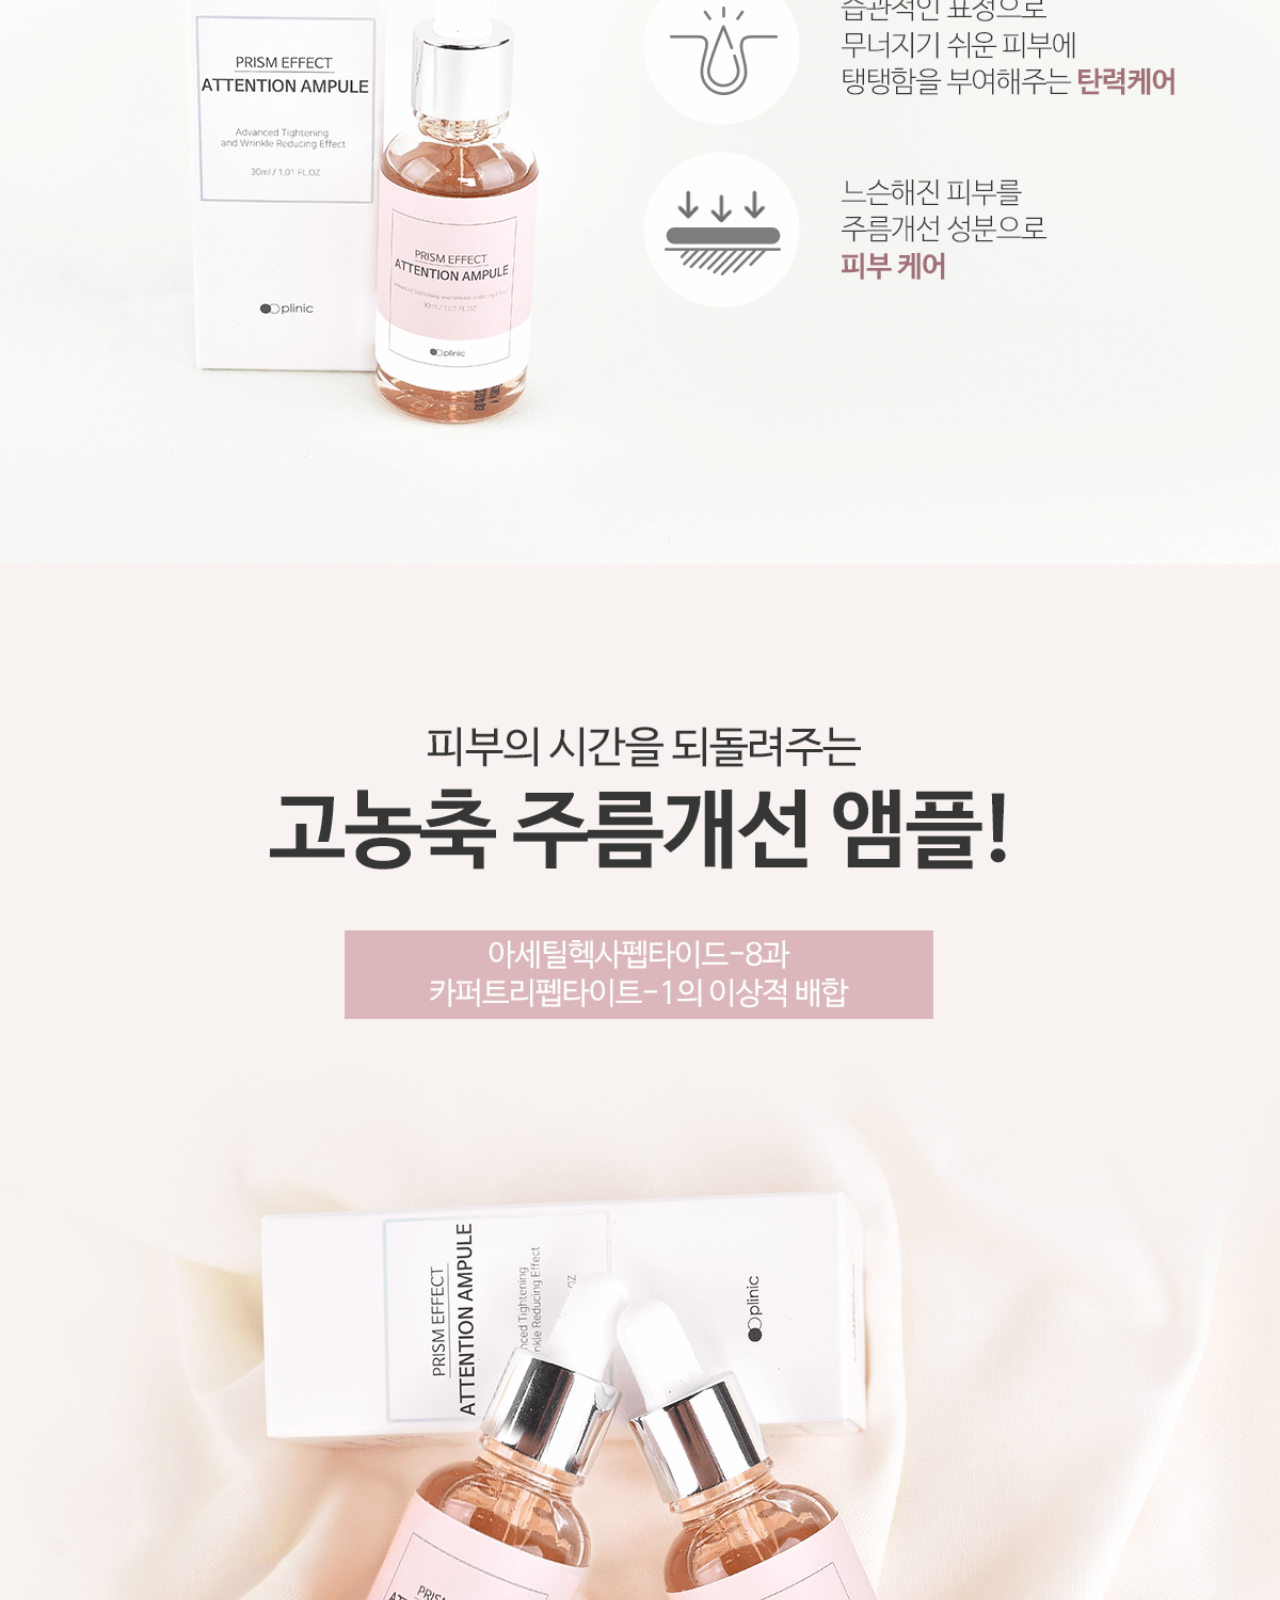
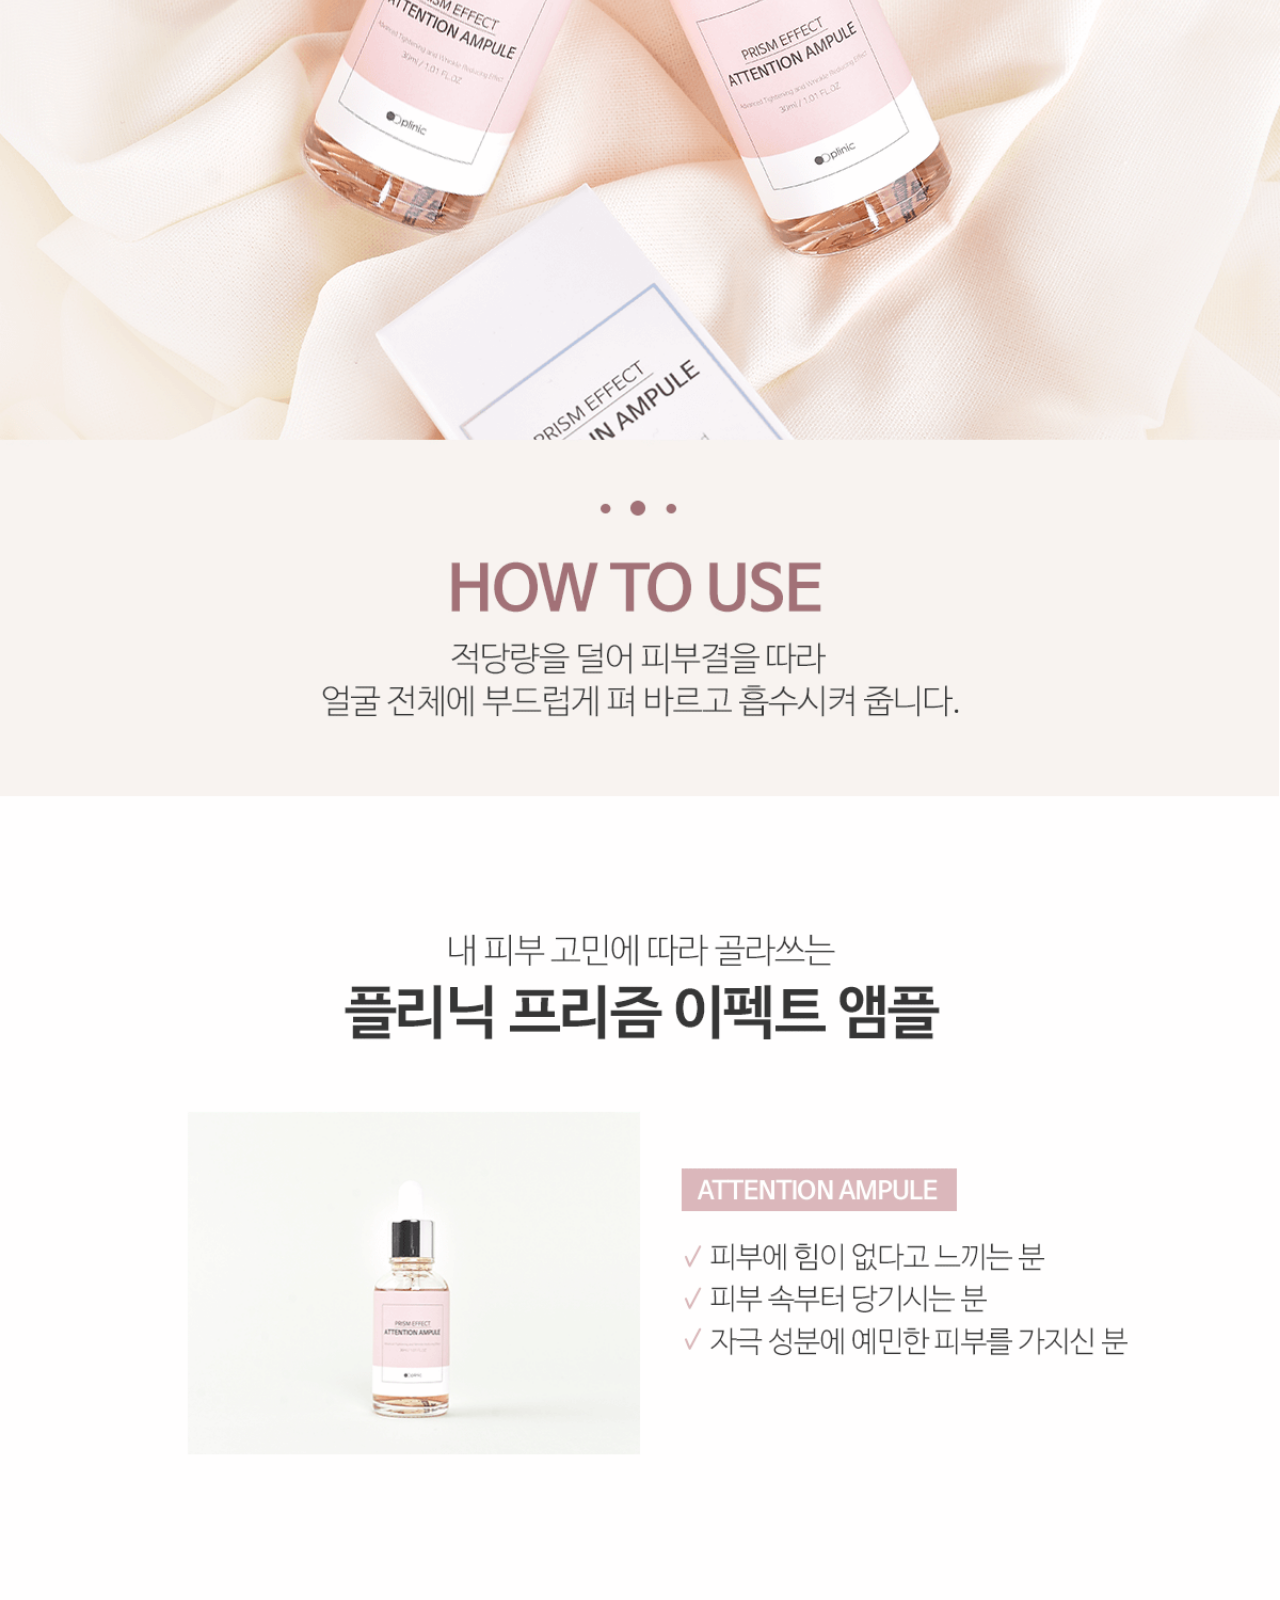
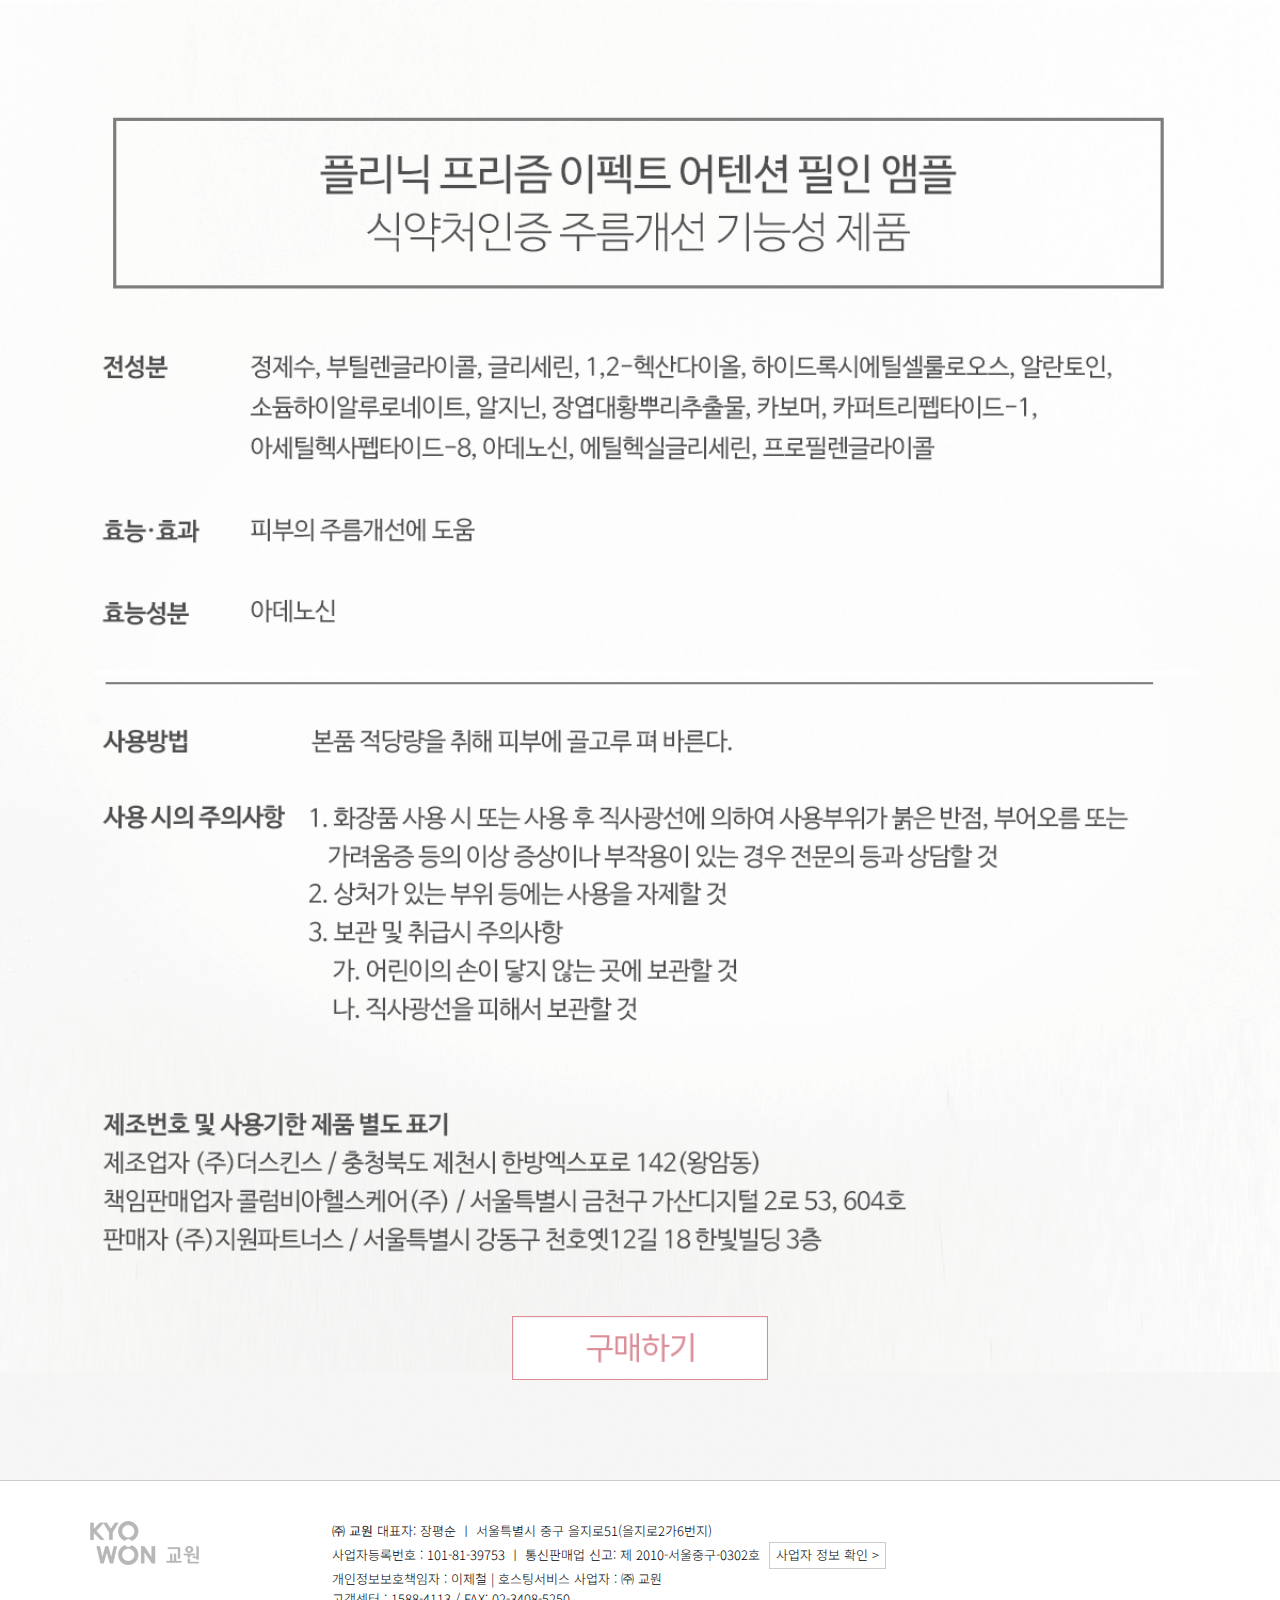
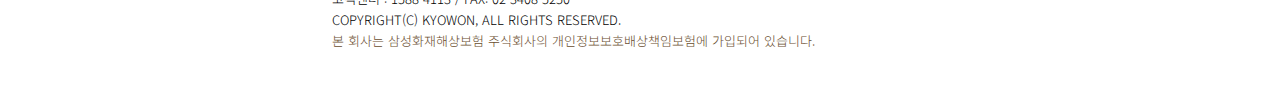
<file: front/page/prism.html>
<!DOCTYPE html>
 <html lang="ko">
<head>
    <meta charset="UTF-8">
    <meta name="viewport" content="width=device-width,initial-scale=1.0,minimum-scale=0,maximum-scale=1.0">
    <title>웰스 LED 마스크 750</title>
    <meta property="og:locale" content="ko_KR" />
    <meta property="og:type" content="website" />
    <meta property="og:title" content="웰스 LED 마스크 750" />
    <meta property="og:description" content="750개의 빛방울로 더 맑게, 더 환하게" />
    <meta property="og:site_name" content="웰스 LED 마스크 750" />
    <meta property="og:image" content="http://www.wellsledmask.com/asset/front/img/thumbnail.png" />
    <meta property="og:image:width" content="1200" />
    <meta property="og:image:height" content="630" />
    <!--css-->
    <link href="https://fonts.googleapis.com/css?family=Noto+Sans+KR:300,400,700&display=swap&subset=korean" rel="stylesheet">
    <link href="../../css/sub.css" rel="stylesheet" type="text/css">
    <link href="../../css/animate.css" rel="stylesheet" type="text/css">
    <!--script-->
    <script src="../../js/jquery-3.3.1.min.js"></script>
    <script src="../../js/scrolla.jquery.min.js"></script>
<!--    <script src="asset/front/js/prefixfree.min.js"></script> -->    
    <script src="../../js/script_main.js"></script>    

<!-- Global site tag (gtag.js) - Google Analytics -->
<script async src="https://www.googletagmanager.com/gtag/js?id=UA-144570002-1"></script>
<script>
  window.dataLayer = window.dataLayer || [];
  function gtag(){dataLayer.push(arguments);}
  gtag('js', new Date());
 
  gtag('config', 'UA-144570002-1');
</script>
	
</head>
<body>
    <div class="wrap">
        <!-- 메인 비주얼 -->
        <section class="main">
            <div class="innerBox">
                <a href="\" class="logo"><img src="../../img/LOGO.png" alt="WELLS"></a>
                <div class="mainText">
                    <p class="animate" data-animate="fadeInUp" data-duration="1s" data-delay="0s">750개의 빛방울로<br>더 맑게, 더 환하게-</p>
                    <h2 class="animate" data-animate="fadeInUp" data-duration="1s" data-delay="0.1s">빛나는 750 효과<br><em>웰스 LED 마스크 750</em></h2>
                </div>
                <div class="buy animate" data-animate="fadeIn" data-duration="2s" data-delay="0.3s">
                    <div class="text">
                        <p>빛나는 750효과, <span>월 19,900원</span></p>
                        <a href="http://www.kyowonwells.com/Product/Detail?productIdx=246&pdCategory=0500&pdType=1" onclick="gtag('event', 'click', {'event_category': 'PC_button', 'event_label': 'Main_buy'}); " target="_blank"><img src="../../img/mainBtn.png" alt="바로 구매하기"></a>
                    </div>
                </div>
                <!--19/08/12동영상삽입-->
                <div class="mainV" style="position: absolute; top: 390px;">
                    <iframe width="549" height="309" src="https://www.youtube.com/embed/klZUhhP47LU?&amp;autoplay=1" frameborder="0" allow="accelerometer; autoplay; encrypted-media; gyroscope; picture-in-picture" allowfullscreen></iframe>
                </div>
            </div>
        </section>
        <!--// 메인 비주얼 -->
        <!-- 상단메뉴 -->
        <nav>
            <span class="bg"></span>
            <ul class="gnb">
                <li><a href="\" class="open" style="background: #fff; color: #000; line-height: 75px; margin-top: 5px;">제품 소개</a>
                    <ul class="inner">
                        <li><a href="../../index.html">LED 마스크</a></li>
                        <li><a href="plasma.html">플라즈마 케어</a></li>
                        <li><a href="package.html">뷰티 패키지</a></li>
                        <li><a href="prism.html">플리닉 프리즘이펙트 앰플</a></li>
                    </ul>
                </li>
                <li><a href="review.html">소비자 리뷰</a></li>
                <li><a href="wellsStory.html" class="open">Wells LED Story</a>
                	<ul class="inner b">
                        <li><a href="wellsStory.html#go1">Brand Film</a></li>
                        <li><a href="wellsStory.html#go2">Making Film</a></li>
                        <li><a href="wellsStory.html#go3">Beauty Party</a></li>
                        <li><a href="wellsStory.html#go4">Interview</a></li>
                    </ul>
                </li>                
                <li><a href="wellsBeauty.html">Wells Beauty</a></li>
            </ul>
            <div class="qiuk">
                <img src="../../img/sideBuy.png" alt="">
                <p>빛나는 750효과<br><span>월 19,900원</span></p>
                <a href="http://www.kyowonwells.com/Product/Detail?productIdx=246&pdCategory=0500&pdType=1"  onclick="gtag('event', 'click', {'event_category': 'PC_button', 'event_label': 'Sub_buy'}); "  target="_blank">BUY</a>
            </div>
        </nav>
        <!--// 상단메뉴 -->        
       	<div class="in" style="position: relative; width: 1280px; text-align: center; height: 13310px; margin: auto;">
       		<img src="../../img/prism/prism1.png" alt="" width="100%" style="position: absolute; top: 0px; left: 50%; transform: translateX(-50%);">
       		<img src="../../img/prism/prism2.png" alt="" width="100%" style="position: absolute; bottom: 0; left: 50%; transform: translateX(-50%);">
       		<a href="http://www.kyowonwells.com/" target="_blank" style="position: absolute; bottom: 100px; left: 50%; transform: translateX(-50%); background: #fff; width: 20%;"><img src="../../img/package/package_010_1.png" alt="구매하기" width="100%;"></a>
       	</div>
        <!--footer-->
        <footer>
            <div class="innerBox">
                <div class="footerLogo"><img src="../../img/logo_kyowon.png" alt="KYOWON LOGO"></div>
                <div class="text">
                        <strong class="col">㈜ 교원</strong>  대표자: 장평순 ㅣ 서울특별시 중구 을지로51(을지로2가6번지)<br>
                        사업자등록번호 : 101-81-39753 ㅣ 통신판매업 신고: 제 2010-서울중구-0302호  <a href="http://www.ftc.go.kr/www/bizCommView.do?key=232&amp;apv_perm_no=2010301010030200302&amp;pageUnit=10&amp;searchCnd=wrkr_no&amp;searchKrwd=1018139753&amp;pageIndex=1" target="_blank" class="btn_bizinfo">사업자 정보 확인  &gt;</a><br>
                        개인정보보호책임자 : 이제철 | 호스팅서비스 사업자 : ㈜ 교원<br>
                        고객센터 : 1588-4113 / FAX: 02-3408-5250 <br>
                        COPYRIGHT(C) KYOWON, ALL RIGHTS RESERVED.<br>
                        <span class="col2">본 회사는 삼성화재해상보험 주식회사의 개인정보보호배상책임보험에 가입되어 있습니다.</span>
                </div>
            </div>
        </footer>        
    </div>
<script>
//스크롤애니
$('.animate').scrolla({
    mobile: false, 
    once: true 
});    
</script>    
</body><!--//wrap-->
</html>
</file>
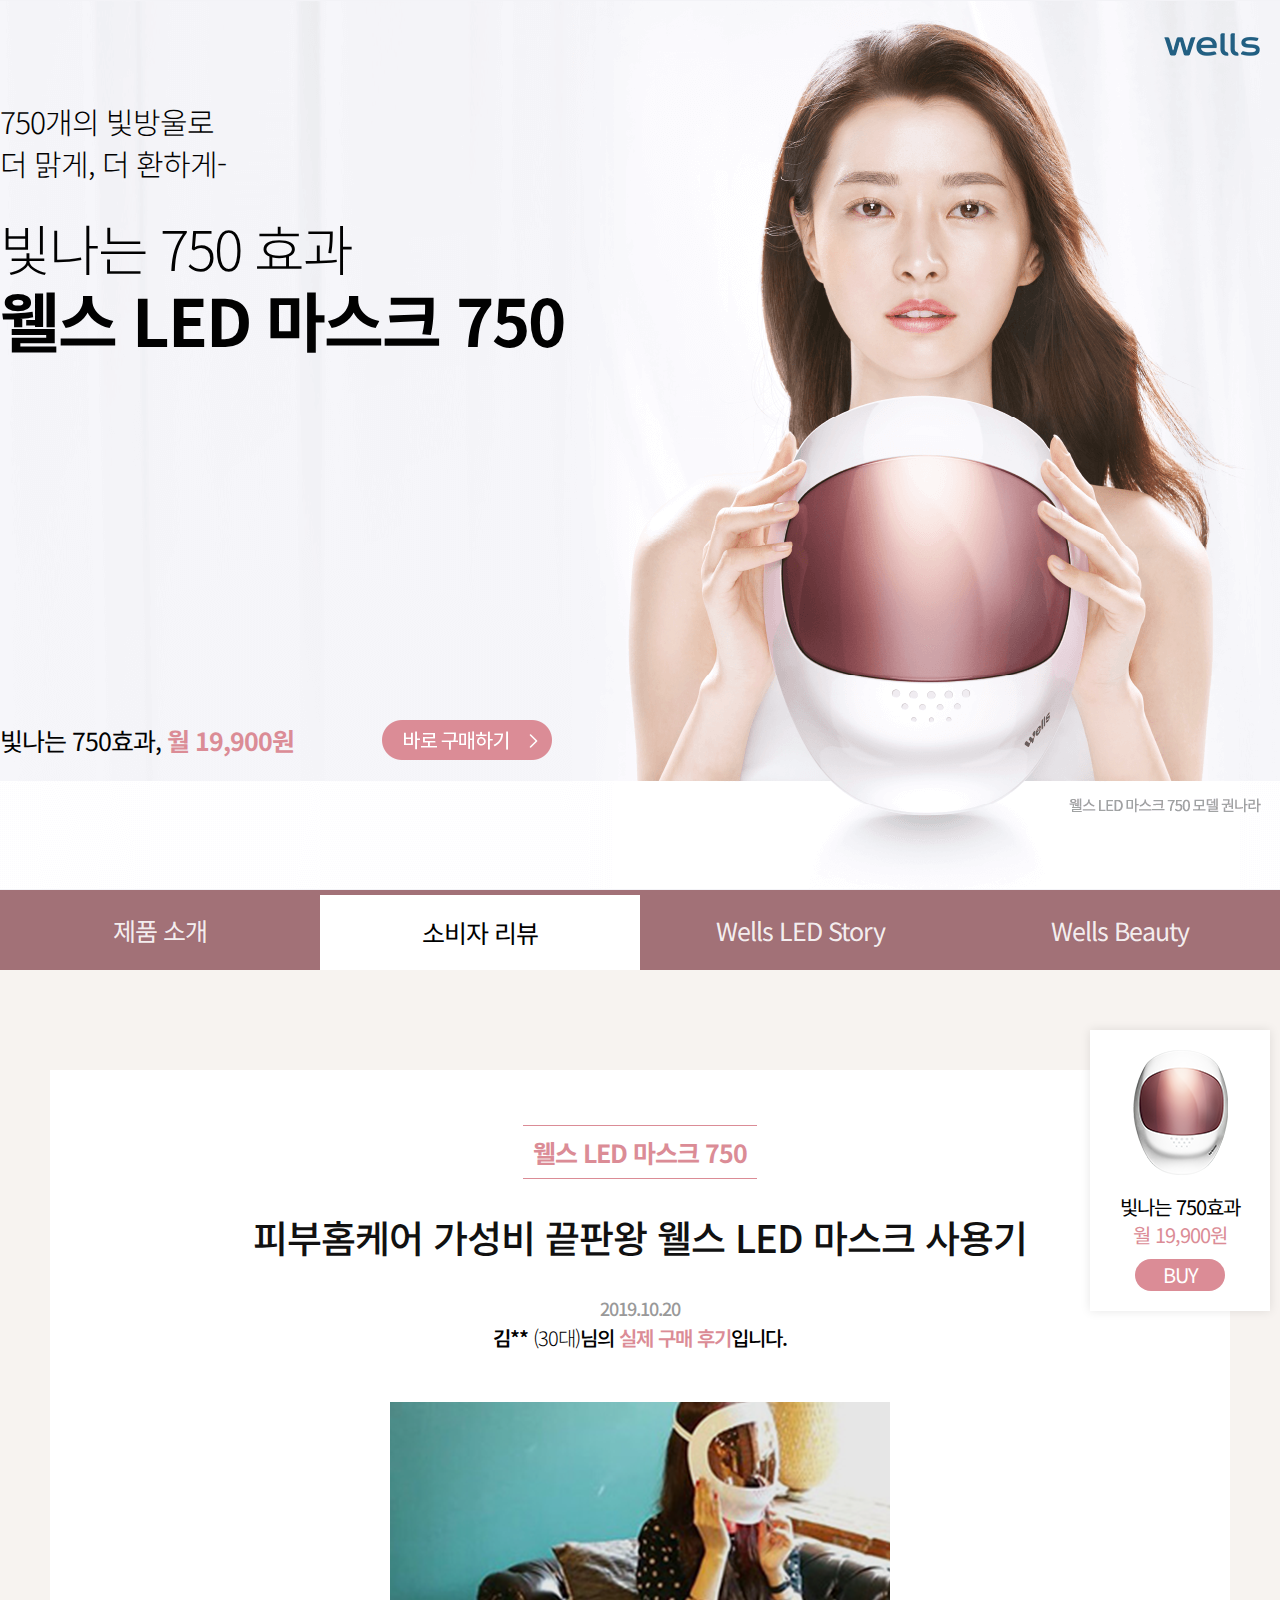
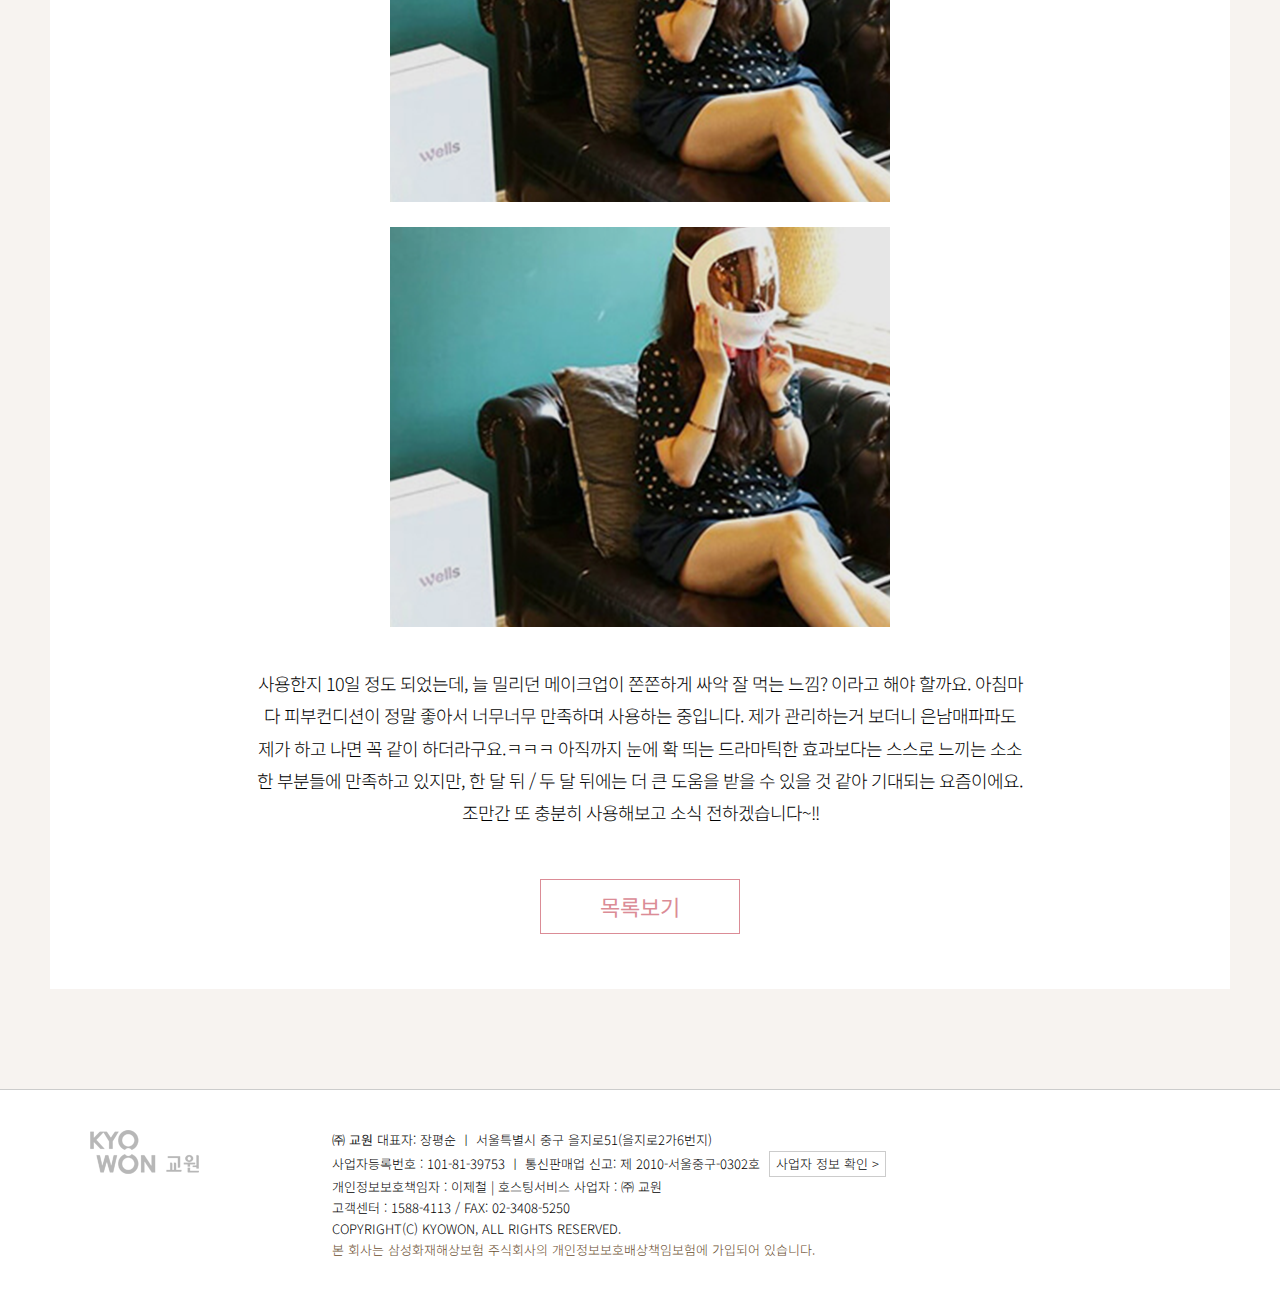
<file: front/page/review-user-veiw.html>
<!DOCTYPE html>
 <html lang="ko">
<head>
    <meta charset="UTF-8">
    <meta name="viewport" content="width=device-width,initial-scale=1.0,minimum-scale=0,maximum-scale=1.0">
    <title>웰스 LED 마스크 750</title>
    <meta property="og:locale" content="ko_KR" />
    <meta property="og:type" content="website" />
    <meta property="og:title" content="웰스 LED 마스크 750" />
    <meta property="og:description" content="750개의 빛방울로 더 맑게, 더 환하게" />
    <meta property="og:site_name" content="웰스 LED 마스크 750" />
    <meta property="og:image" content="http://www.wellsledmask.com/asset/front/img/thumbnail.png" />
    <meta property="og:image:width" content="1200" />
    <meta property="og:image:height" content="630" />
    <!--css-->
    <link href="https://fonts.googleapis.com/css?family=Noto+Sans+KR:300,400,500,700&display=swap&subset=korean" rel="stylesheet">
    <link href="../../css/sub.css" rel="stylesheet" type="text/css">
    <link href="../../css/animate.css" rel="stylesheet" type="text/css">
    <!--script-->
    <script src="../../js/jquery-3.3.1.min.js"></script>
    <script src="../../js/scrolla.jquery.min.js"></script>
<!--    <script src="asset/front/js/prefixfree.min.js"></script> -->    
    <script src="../../js/script_main.js"></script>    

<!-- Global site tag (gtag.js) - Google Analytics -->
<script async src="https://www.googletagmanager.com/gtag/js?id=UA-144570002-1"></script>
<script>
  window.dataLayer = window.dataLayer || [];
  function gtag(){dataLayer.push(arguments);}
  gtag('js', new Date());
 
  gtag('config', 'UA-144570002-1');
</script>
	
</head>
<body>
    <div class="wrap">
<!-- 메인 비주얼 -->
        <section class="main">
            <div class="innerBox">
                <a href="\" class="logo"><img src="../../img/LOGO.png" alt="WELLS"></a>
                <div class="mainText">
                    <p class="animate" data-animate="fadeInUp" data-duration="1s" data-delay="0s">750개의 빛방울로<br>더 맑게, 더 환하게-</p>
                    <h2 class="animate" data-animate="fadeInUp" data-duration="1s" data-delay="0.1s">빛나는 750 효과<br><em>웰스 LED 마스크 750</em></h2>
                </div>
                <div class="buy animate" data-animate="fadeIn" data-duration="2s" data-delay="0.3s">
                    <div class="text">
                        <p>빛나는 750효과, <span>월 19,900원</span></p>
                        <a href="http://www.kyowonwells.com/Product/Detail?productIdx=246&pdCategory=0500&pdType=1" onclick="gtag('event', 'click', {'event_category': 'PC_button', 'event_label': 'Main_buy'}); " target="_blank"><img src="../../img/mainBtn.png" alt="바로 구매하기"></a>
                    </div>
                </div>
                <!--19/08/12동영상삽입-->
                <div class="mainV" style="position: absolute; top: 390px;">
                    <iframe width="549" height="309" src="https://www.youtube.com/embed/15Q1kF2H_98?autoplay=1&rel=0&showsearch=0&loop=1" frameborder="0" allow="accelerometer; autoplay; encrypted-media; gyroscope; picture-in-picture" allowfullscreen></iframe>
                </div>
            </div>
        </section>
        <!--// 메인 비주얼 -->
        <!-- 상단메뉴 -->
        <nav>
            <span class="bg"></span>
            <ul class="gnb">
                <li><a href="\" class="open">제품 소개</a>
                    <ul class="inner">
                        <li><a href="\">LED 마스크</a></li>
                        <li><a href="plasma">플라즈마 케어</a></li>
                        <li><a href="package">뷰티 패키지</a></li>
                        <li><a href="prism">플리닉 프리즘이펙트 앰플</a></li>
                    </ul>
                </li>
                <li><a href="review-user" class="open" style="background: #fff; color: #000; line-height: 75px; margin-top: 5px;">소비자 리뷰</a>
                	<ul class="inner c">
                        <li><a href="review-user">실 구매자 리뷰</a></li>                       
                        <li><a href="review">SNS 리뷰</a></li>
                    </ul>
                </li>
                <li><a href="wellsStory" class="open">Wells LED Story</a>
                	<ul class="inner b">
                        <li><a href="http://www.wellsledmask.com/front/main/wellsStory#go1">Brand Film</a></li>
                        <li><a href="http://www.wellsledmask.com/front/main/wellsStory#go2">Making Film</a></li>
                        <li><a href="http://www.wellsledmask.com/front/main/wellsStory#go3">Beauty Party</a></li>
                    </ul>
                </li>
                <li><a href="wellsBeauty">Wells Beauty</a></li>
            </ul>
            <div class="qiuk">
                <img src="../../img/sideBuy.png" alt="">
                <p>빛나는 750효과<br><span>월 19,900원</span></p>
                <a href="http://www.kyowonwells.com/Product/Detail?productIdx=246&pdCategory=0500&pdType=1"  onclick="gtag('event', 'click', {'event_category': 'PC_button', 'event_label': 'Sub_buy'}); "  target="_blank">BUY</a>
            </div>
        </nav>
        <!--// 상단메뉴 -->
        <section class="review view pad">
   			<div class="box">
   				<h1 class="product">웰스 LED 마스크 750</h1>
   				<h2 class="title">피부홈케어 가성비 끝판왕 웰스 LED 마스크 사용기</h2>
   				<h3 class="date">2019.10.20</h3>
   				<h4>
   					<span class="name">김**</span>
   					<span class="age">(30대)</span>님의
   					<span class="color">실제 구매 후기</span>입니다.
   				</h4>
   				<ul class="img">
   					<li><img src="../../img/reviewUser.png" alt=""></li>
   					<li><img src="../../img/reviewUser.png" alt=""></li>
   				</ul>
   				<div class="contents">
   					사용한지 10일 정도 되었는데,
					늘 밀리던 메이크업이 쫀쫀하게 싸악 잘 먹는 느낌? 이라고 해야 할까요.

					아침마다 피부컨디션이 정말 좋아서 너무너무 만족하며 사용하는 중입니다.
					제가 관리하는거 보더니 은남매파파도 제가 하고 나면 꼭 같이 하더라구요.ㅋㅋㅋ

					아직까지 눈에 확 띄는 드라마틱한 효과보다는
					스스로 느끼는 소소한 부분들에 만족하고 있지만,

					한 달 뒤 / 두 달 뒤에는 더 큰 도움을 받을 수 있을 것 같아 기대되는 요즘이에요.
					조만간 또 충분히 사용해보고 소식 전하겠습니다~!!
				</div>
  				<button>목록보기</button>
   			</div>
		</section>
        <!--footer-->
        <footer>
            <div class="innerBox">
                <div class="footerLogo"><img src="../../img/logo_kyowon.png" alt="KYOWON LOGO"></div>
                <div class="text">
                        <strong class="col">㈜ 교원</strong>  대표자: 장평순 ㅣ 서울특별시 중구 을지로51(을지로2가6번지)<br>
                        사업자등록번호 : 101-81-39753 ㅣ 통신판매업 신고: 제 2010-서울중구-0302호  <a href="http://www.ftc.go.kr/www/bizCommView.do?key=232&amp;apv_perm_no=2010301010030200302&amp;pageUnit=10&amp;searchCnd=wrkr_no&amp;searchKrwd=1018139753&amp;pageIndex=1" target="_blank" class="btn_bizinfo">사업자 정보 확인  &gt;</a><br>
                        개인정보보호책임자 : 이제철 | 호스팅서비스 사업자 : ㈜ 교원<br>
                        고객센터 : 1588-4113 / FAX: 02-3408-5250 <br>
                        COPYRIGHT(C) KYOWON, ALL RIGHTS RESERVED.<br>
                        <span class="col2">본 회사는 삼성화재해상보험 주식회사의 개인정보보호배상책임보험에 가입되어 있습니다.</span>
                </div>
            </div>
        </footer>        
    </div><!--//wrap-->

<script>
//스크롤애니
$('.animate').scrolla({
    mobile: false, 
    once: true 
});    
</script>    

</body>
</html>
</file>
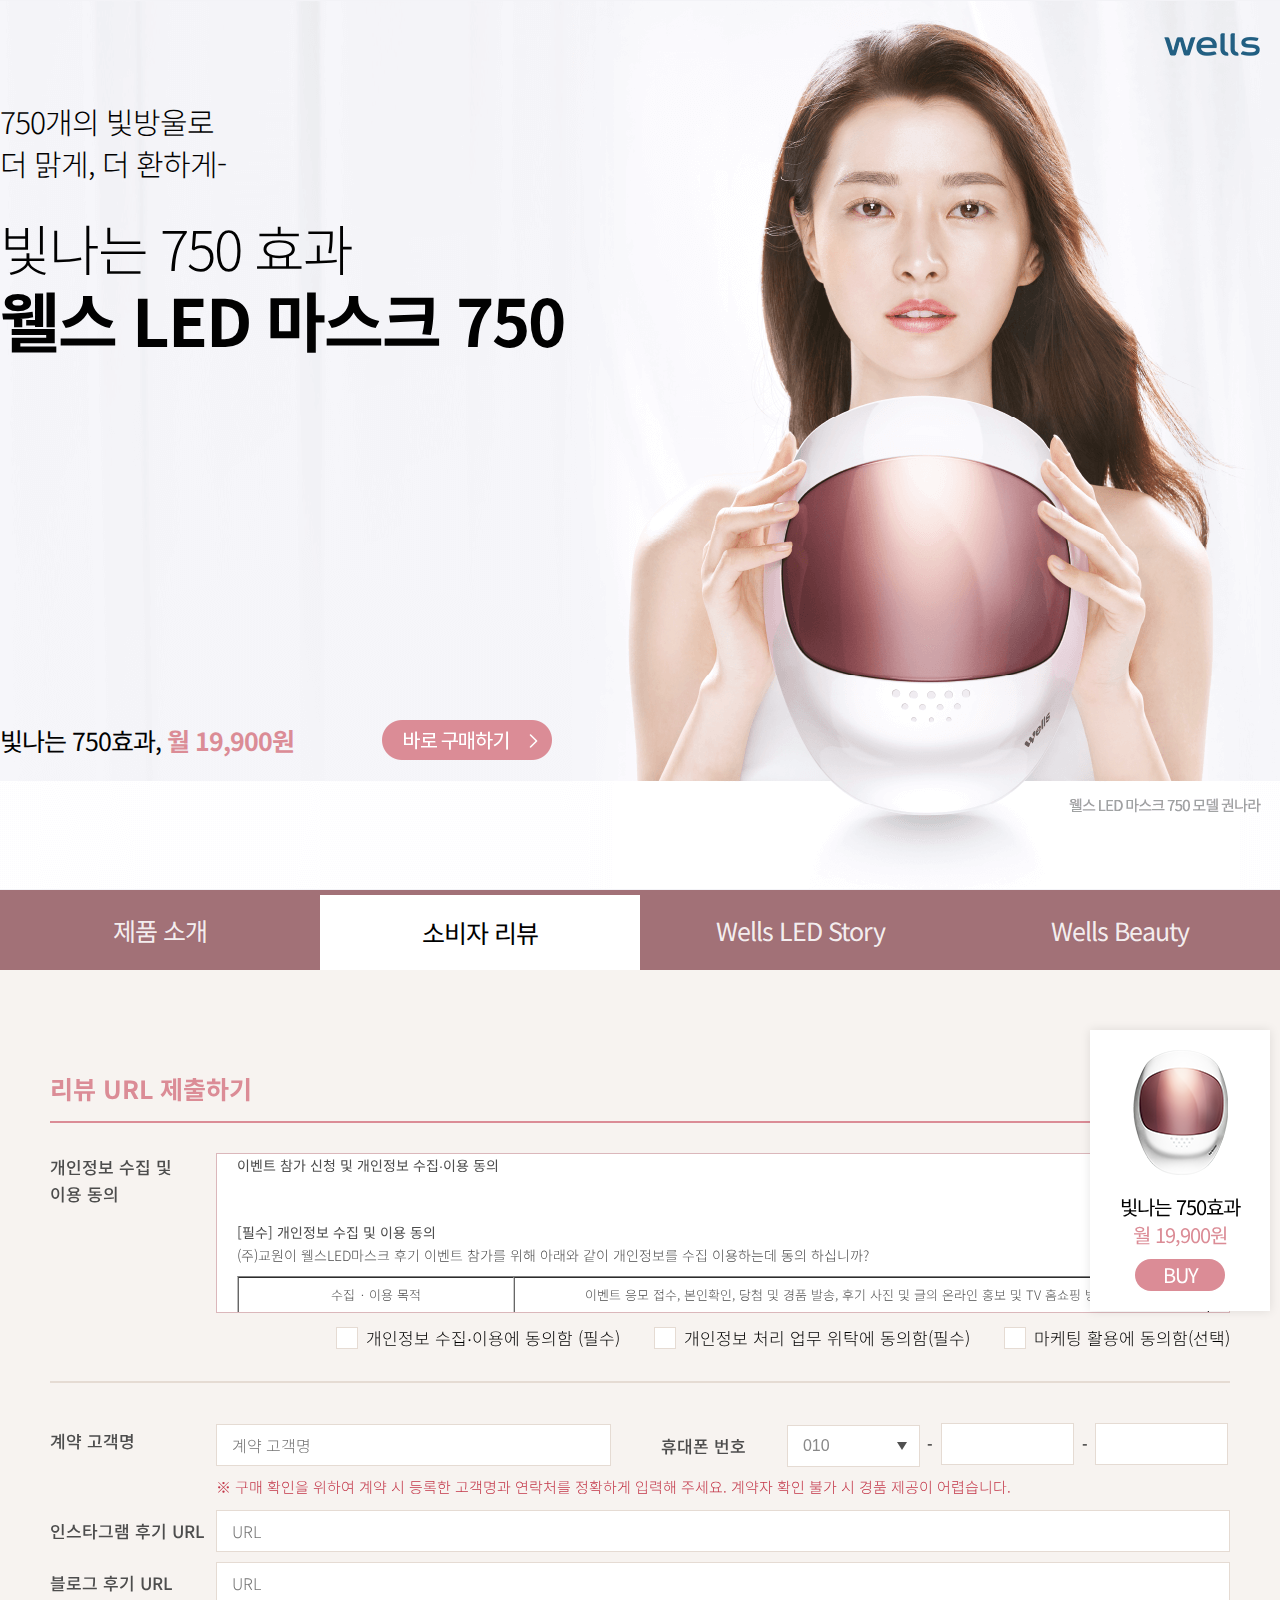
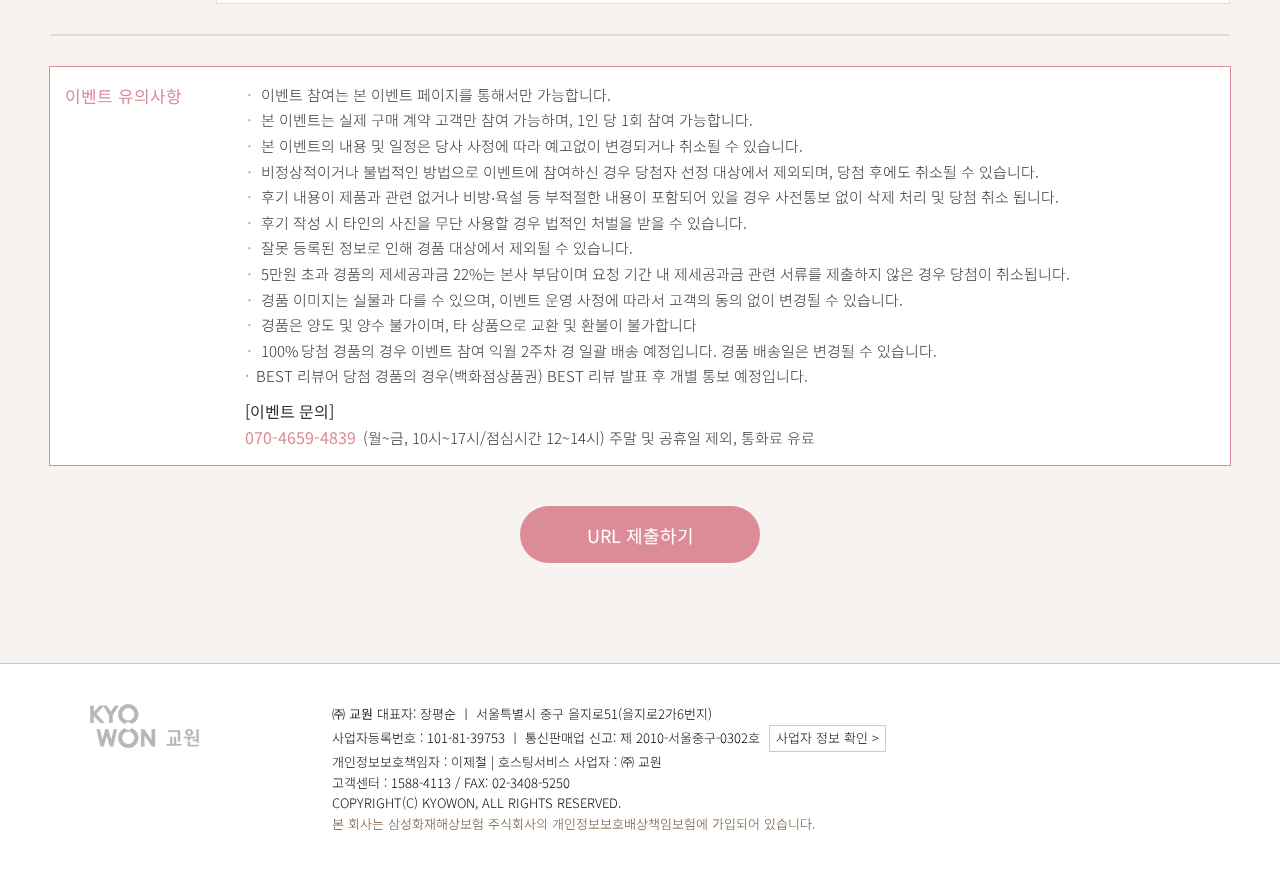
<file: front/page/review-write-url.html>
<!DOCTYPE html>
 <html lang="ko">
<head>
    <meta charset="UTF-8">
    <meta name="viewport" content="width=device-width,initial-scale=1.0,minimum-scale=0,maximum-scale=1.0">
    <title>웰스 LED 마스크 750</title>
    <meta property="og:locale" content="ko_KR" />
    <meta property="og:type" content="website" />
    <meta property="og:title" content="웰스 LED 마스크 750" />
    <meta property="og:description" content="750개의 빛방울로 더 맑게, 더 환하게" />
    <meta property="og:site_name" content="웰스 LED 마스크 750" />
    <meta property="og:image" content="http://www.wellsledmask.com/asset/front/img/thumbnail.png" />
    <meta property="og:image:width" content="1200" />
    <meta property="og:image:height" content="630" />
    <!--css-->
    <link href="https://fonts.googleapis.com/css?family=Noto+Sans+KR:300,400,500,700&display=swap&subset=korean" rel="stylesheet">
    <link href="../../css/sub.css" rel="stylesheet" type="text/css">
    <link href="../../css/animate.css" rel="stylesheet" type="text/css">
    <!--script-->
    <script src="../../js/jquery-3.3.1.min.js"></script>
    <script src="../../js/scrolla.jquery.min.js"></script>
<!--    <script src="asset/front/js/prefixfree.min.js"></script> -->    
    <script src="../../js/script_main.js"></script>    

<!-- Global site tag (gtag.js) - Google Analytics -->
<script async src="https://www.googletagmanager.com/gtag/js?id=UA-144570002-1"></script>
<script>
  window.dataLayer = window.dataLayer || [];
  function gtag(){dataLayer.push(arguments);}
  gtag('js', new Date());
 
  gtag('config', 'UA-144570002-1');
</script>
	
</head>
<body>
    <div class="wrap">
<!-- 메인 비주얼 -->
        <section class="main">
            <div class="innerBox">
                <a href="\" class="logo"><img src="../../img/LOGO.png" alt="WELLS"></a>
                <div class="mainText">
                    <p class="animate" data-animate="fadeInUp" data-duration="1s" data-delay="0s">750개의 빛방울로<br>더 맑게, 더 환하게-</p>
                    <h2 class="animate" data-animate="fadeInUp" data-duration="1s" data-delay="0.1s">빛나는 750 효과<br><em>웰스 LED 마스크 750</em></h2>
                </div>
                <div class="buy animate" data-animate="fadeIn" data-duration="2s" data-delay="0.3s">
                    <div class="text">
                        <p>빛나는 750효과, <span>월 19,900원</span></p>
                        <a href="http://www.kyowonwells.com/Product/Detail?productIdx=246&pdCategory=0500&pdType=1" onclick="gtag('event', 'click', {'event_category': 'PC_button', 'event_label': 'Main_buy'}); " target="_blank"><img src="../../img/mainBtn.png" alt="바로 구매하기"></a>
                    </div>
                </div>
                <!--19/08/12동영상삽입-->
                <div class="mainV" style="position: absolute; top: 390px;">
                    <iframe width="549" height="309" src="https://www.youtube.com/embed/15Q1kF2H_98?autoplay=1&rel=0&showsearch=0&loop=1" frameborder="0" allow="accelerometer; autoplay; encrypted-media; gyroscope; picture-in-picture" allowfullscreen></iframe>
                </div>
            </div>
        </section>
        <!--// 메인 비주얼 -->
        <!-- 상단메뉴 -->
        <nav>
            <span class="bg"></span>
            <ul class="gnb">
                <li><a href="\" class="open">제품 소개</a>
                    <ul class="inner">
                        <li><a href="\">LED 마스크</a></li>
                        <li><a href="plasma">플라즈마 케어</a></li>
                        <li><a href="package">뷰티 패키지</a></li>
                        <li><a href="prism">플리닉 프리즘이펙트 앰플</a></li>
                    </ul>
                </li>
                <li><a href="review2" class="open" style="background: #fff; color: #000; line-height: 75px; margin-top: 5px;">소비자 리뷰</a>
                	<ul class="inner c">
                        <li><a href="review2">실 구매자 리뷰</a></li>                       
                        <li><a href="review">SNS 리뷰</a></li>
                    </ul>
                </li>
                <li><a href="wellsStory" class="open">Wells LED Story</a>
                	<ul class="inner b">
                        <li><a href="http://www.wellsledmask.com/front/main/wellsStory#go1">Brand Film</a></li>
                        <li><a href="http://www.wellsledmask.com/front/main/wellsStory#go2">Making Film</a></li>
                        <li><a href="http://www.wellsledmask.com/front/main/wellsStory#go3">Beauty Party</a></li>
                    </ul>
                </li>
                <li><a href="wellsBeauty">Wells Beauty</a></li>
            </ul>
            <div class="qiuk">
                <img src="../../img/sideBuy.png" alt="">
                <p>빛나는 750효과<br><span>월 19,900원</span></p>
                <a href="http://www.kyowonwells.com/Product/Detail?productIdx=246&pdCategory=0500&pdType=1"  onclick="gtag('event', 'click', {'event_category': 'PC_button', 'event_label': 'Sub_buy'}); "  target="_blank">BUY</a>
            </div>
        </nav>
        <!--// 상단메뉴 -->
        <section class="review2 pad">
			<div class="inner">
				<h2>리뷰 URL 제출하기</h2>
				<div class="form-box">
					<table cellspacing="0">
						<tr>
							<td class="tit" width="180px" style="vertical-align: top; padding-top: 30px;">개인정보 수집 및<br>이용 동의</td>
							<td width="1100px" style="padding-top: 30px;">
								<div class="txt">
										<strong>이벤트 참가 신청 및 개인정보 수집</strong><strong>∙이용 동의</strong><br />
										&nbsp;<br />
										&nbsp;<br />
										<strong>[필수] 개인정보 수집 및 이용 동의&nbsp;&nbsp;&nbsp;&nbsp;&nbsp;&nbsp;&nbsp;&nbsp;&nbsp;&nbsp;&nbsp;&nbsp;&nbsp;&nbsp; </strong><br />
										(주)교원이 웰스LED마스크 후기 이벤트 참가를 위해 아래와 같이 개인정보를 수집 이용하는데 동의 하십니까?
										<table border="1" cellpadding="0" cellspacing="0">
											<tbody>
												<tr>
													<td style="height:25px; width:160px">수집 · 이용 목적</td>
													<td style="height:25px; width:406px">이벤트 응모 접수, 본인확인, 당첨 및 경품 발송, 후기 사진 및 글의 온라인 홍보 및 TV 홈쇼핑 방송 활용</td>
												</tr>
												<tr>
													<td style="height:24px; width:160px">필수 수집 · 이용 항목</td>
													<td style="height:24px; width:406px">이름, 연령대, 휴대폰번호, 주소, 후기 사진 및 글</td>
												</tr>
												<tr>
													<td style="height:25px; width:160px; font-size: 15px;"><strong><u>보유</u></strong><strong><u> · </u></strong><strong><u>이용 기간</u></strong></td>
													<td style="height:25px; width:406px; font-size: 15px;"><strong><u>이벤트 참여일로부터 1년간</u></strong></td>
												</tr>
											</tbody>
										</table>
										※ 고객님은 본 동의를 거절할 수 있으나, 위 개인정보 수집 및 이용 동의는 이벤트 참여를 위하여 필수적이므로 동의하지 않으실 경우 이벤트 응모가 불가함을 알려드립니다.<br />
										&nbsp;<br />
										&nbsp;<br />
										&nbsp;<br />
										<strong>[필수] 개인정보 처리 업무 위탁 동의&nbsp;&nbsp;&nbsp;&nbsp;&nbsp;&nbsp;&nbsp;&nbsp;&nbsp;&nbsp;&nbsp;&nbsp;&nbsp;&nbsp;&nbsp;&nbsp;&nbsp;&nbsp;&nbsp;&nbsp;&nbsp;&nbsp;&nbsp;&nbsp;&nbsp;&nbsp;&nbsp; &nbsp;&nbsp;&nbsp;&nbsp;&nbsp;&nbsp;&nbsp;&nbsp;</strong><br />
										㈜교원이 아래와 같이 개인정보 처리 업무를 위탁하는데 동의하십니까?
										<table border="1" cellpadding="0" cellspacing="0">
											<tbody>
												<tr>
													<td style="width:121px">수탁자명</td>
													<td style="width:246px">업무 내용</td>
													<td style="width:234px">&nbsp;</td>
												</tr>
												<tr>
													<td style="width:121px">(주)하나애드IMC</td>
													<td style="width:246px">웹사이트 운영, 관리, 콜센터 고객상담 업무 일체, SMS 발송,<br />
													경품 배송 업무</td>
													<td style="width:234px">&nbsp;</td>
												</tr>
												<tr>
													<td style="width:121px">(주)대한통운</td>
													<td style="width:246px">경품 배송 업무</td>
													<td style="width:234px">&nbsp;</td>
												</tr>
											</tbody>
										</table>
										※ 고객님은 본 동의를 거절할 수 있으나, 위 개인정보 수집 및 이용 동의는 이벤트 참여를 위하여 필수적이므로 동의하지 않으실 경우 이벤트 응모가 불가함을 알려드립니다.<br />
										&nbsp;<br />
										&nbsp;<br />
										&nbsp;<br />
										<strong>[선택] 마케팅 활용 동의 </strong><br />
										(주)교원이 마케팅 활용을 위하여 아래와 같이 개인정보를 이용하는데 동의하십니까?
										<table border="1" cellpadding="0" cellspacing="0">
											<tbody>
												<tr>
													<td style="height:25px; width:160px; font-size: 15px;"><strong><u>수집</u></strong><strong><u> · </u></strong><strong><u>이용 목적</u></strong></td>
													<td style="height:25px; width:406px; font-size: 15px;"><strong><u>이벤트 안내, 신상품 출시 및 할인 정보 제공</u></strong></td>
												</tr>
												<tr>
													<td style="height:24px; width:160px;">수집 · 이용 항목</td>
													<td style="height:24px; width:406px">이름, 휴대폰번호, 연령대</td>
												</tr>
												<tr>
													<td style="height:25px; width:160px; font-size: 15px;"><strong><u>보유</u></strong><strong><u> · </u></strong><strong><u>이용 기간</u></strong></td>
													<td style="height:25px; width:406px; font-size: 15px;"><strong><u>이벤트 참여일로부터 1년간</u></strong></td>
												</tr>
											</tbody>
										</table>
										※ 고객님은 본 동의를 거절할 수 있으나, 동의하지 않으실 경우 추후 이벤트 및 신상품 관련 정보를 제공받는 것이 제한될 수 있습니다.

								</div>
							</td>
						</tr>
						<tr>
							<td class="line"></td>
							<td class="line" style="text-align: right;">
								<div class="checks"> 
									<input type="checkbox" name="" id="agree1" /><label for="agree1">개인정보 수집∙이용에 동의함  (필수)</label>
									<input type="checkbox" name="" id="agree2" /><label for="agree2">개인정보 처리 업무 위탁에 동의함(필수)</label>	
									<input type="checkbox" name="" id="agree3" /><label for="agree3">마케팅 활용에 동의함(선택)</label>	
								</div>
							</td>
						</tr>
						<tr>
							<td class="tit" style="padding-top: 30px;">계약 고객명</td>
							<td style="padding-top: 30px;">
								<table cellspacing="0">
									<tr>
										<td width="410px"><input type="text" name="name" placeholder="계약 고객명"></td>
										<td class="tit" width="180px" style="padding-left: 50px; box-sizing: border-box;">휴대폰 번호</td>
										<td width="460px">
											<select name="phone1" style="width:30%">
													<option value="010"> 010 </option> 
													<option value="011"> 011 </option> 
													<option value="016"> 016 </option>
													<option value="017"> 017 </option> 
													<option value="018"> 018 </option>
													<option value="019"> 019 </option>
													<option value="02"> 02 </option> 
													<option value="031"> 031</option> 
													<option value="032"> 032 </option>
													<option value="033"> 033 </option> 
													<option value="041"> 041 </option>
													<option value="042"> 042 </option> 
													<option value="043"> 043 </option>
													<option value="051"> 051 </option> 
													<option value="052"> 052 </option> 
													<option value="053"> 053 </option>
													<option value="054"> 054 </option> 
													<option value="055"> 055 </option>
													<option value="061"> 061 </option> 
													<option value="062"> 062 </option>
													<option value="063"> 063 </option>
													<option  value="064"> 064 </option>
													<option value="070">070 </option>
													<option value="050">050 </option>
											</select>
											<span style="width:3%; display: inline-block; text-align: center;">-</span>
											<input type="text" name="phone2" maxlength="4" style="width:30%">
											<span style="width:3%; display: inline-block; text-align: center;">-</span>
											<input type="text" name="phone3" maxlength="4" style="width:30%"> 											
										</td>
									</tr>
								</table>
							</td>
						</tr>
						<tr>
							<td></td>
							<td style="padding-top: 7px;">
								<span class="red">※ 구매 확인을 위하여 계약 시 등록한 고객명과 연락처를 정확하게 입력해 주세요. 
								 계약자 확인 불가 시 경품 제공이 어렵습니다.</span>
							</td>
						</tr>
						<tr>
							<td class="tit">인스타그램 후기 URL</td>
							<td><input type="text" name="" placeholder="URL"></td>
						</tr>
						<tr>
							<td class="tit line">블로그 후기 URL</td>
							<td class="line"><input type="text" name="" placeholder="URL"></td>
						</tr>						
					</table>
				</div>
			</div>	
			<div class="notice">				
				<table cellspacing="0">
					<tr>
						<td width="180px;" style="vertical-align: top;"><h3>이벤트 유의사항</h3></td>
						<td>
							<span class="dot"> · </span>이벤트 참여는 본 이벤트 페이지를 통해서만 가능합니다.<br>
							<span class="dot"> · </span>본 이벤트는 실제 구매 계약 고객만 참여 가능하며, 1인 당 1회 참여 가능합니다.<br>
							<span class="dot"> · </span>본 이벤트의 내용 및 일정은 당사 사정에 따라 예고없이 변경되거나 취소될 수 있습니다.<br> 
							<span class="dot"> · </span>비정상적이거나 불법적인 방법으로 이벤트에 참여하신 경우 당첨자 선정 대상에서 제외되며, 당첨 후에도 취소될 수 있습니다.<br>
							<span class="dot"> · </span>후기 내용이 제품과 관련 없거나 비방∙욕설 등 부적절한 내용이 포함되어 있을 경우 사전통보 없이 삭제 처리 및 당첨 취소 됩니다.<br>
							<span class="dot"> · </span>후기 작성 시 타인의 사진을 무단 사용할 경우 법적인 처벌을 받을 수 있습니다.<br>
							<span class="dot"> · </span>잘못 등록된 정보로 인해 경품 대상에서 제외될 수 있습니다.<br>
							<span class="dot"> · </span>5만원 초과 경품의 제세공과금 22%는 본사 부담이며 요청 기간 내 제세공과금 관련 서류를 제출하지 않은 경우 당첨이 취소됩니다.<br>
						    <span class="dot"> · </span>경품 이미지는 실물과 다를 수 있으며, 이벤트 운영 사정에 따라서 고객의 동의 없이 변경될 수 있습니다.<br>
							<span class="dot"> · </span>경품은 양도 및 양수 불가이며, 타 상품으로 교환 및 환불이 불가합니다<br>
							<span class="dot"> · </span>100% 당첨 경품의 경우 이벤트 참여 익월 2주차 경 일괄 배송 예정입니다. 경품 배송일은 변경될 수 있습니다.<br>
							<span class="dot"> · </span>BEST 리뷰어 당첨 경품의 경우(백화점상품권) BEST 리뷰 발표 후 개별 통보 예정입니다.<br>
							<h4>[이벤트 문의]</h4>
							<span>070-4659-4839</span> (월~금, 10시~17시/점심시간 12~14시) 주말 및 공휴일 제외, 통화료 유료
						</td>
					</tr>
				</table>
			</div>
			<button class="submit" onclick="openLayerPopup('#layer-popup4', this);">URL 제출하기</button>
		</section>  
        <!--footer-->
        <footer>
            <div class="innerBox">
                <div class="footerLogo"><img src="../../img/logo_kyowon.png" alt="KYOWON LOGO"></div>
                <div class="text">
                        <strong class="col">㈜ 교원</strong>  대표자: 장평순 ㅣ 서울특별시 중구 을지로51(을지로2가6번지)<br>
                        사업자등록번호 : 101-81-39753 ㅣ 통신판매업 신고: 제 2010-서울중구-0302호  <a href="http://www.ftc.go.kr/www/bizCommView.do?key=232&amp;apv_perm_no=2010301010030200302&amp;pageUnit=10&amp;searchCnd=wrkr_no&amp;searchKrwd=1018139753&amp;pageIndex=1" target="_blank" class="btn_bizinfo">사업자 정보 확인  &gt;</a><br>
                        개인정보보호책임자 : 이제철 | 호스팅서비스 사업자 : ㈜ 교원<br>
                        고객센터 : 1588-4113 / FAX: 02-3408-5250 <br>
                        COPYRIGHT(C) KYOWON, ALL RIGHTS RESERVED.<br>
                        <span class="col2">본 회사는 삼성화재해상보험 주식회사의 개인정보보호배상책임보험에 가입되어 있습니다.</span>
                </div>
            </div>
        </footer>        
    </div><!--//wrap-->
<!-- 우편번호 팝업-->
<div id="layer-popup" class="layer-popup">
	<div class="top">
		<h1>우편번호 찾기</h1>
		<a href="#" class="close"><img src="../../img/pop_close.png" alt="닫기"></a>
	</div>
	<div class="bottom">
		<table cellspacing="0">
				<tr><td class="th">주소검색</td></tr>
				<tr>
					<td>
						<input type="text" name="name" placeholder="도로명,건물명,번지 검색">
						<button class="search"><img src="../../img/pop_search.png" alt="찾아보기"></button>
					</td>
				</tr>
				<tr><td class="red">※ 정확한 도로명과 건물번호 또는 동·리와 번지로 검색해 주시기 바랍니다.</td></tr>
				<tr><td><textarea name="content" placeholder="주소를 검색하세요."></textarea></td></tr>
		</table>
		<button class="close">닫기</button>
	</div>
</div>
<!-- 리뷰 등록 완료 팝업 -->
<div id="layer-popup2" class="layer-popup b">
	<img src="../../img/popup_sub1.png" alt="">
	<h2>리뷰 등록 완료</h2>
	<p>리뷰 등록이 정상적으로 완료되었습니다.</p>
	<button class="close">확인</button>
</div>
<!-- 중복 참여 팝업 -->
<div id="layer-popup3" class="layer-popup b">
	<img src="../../img/popup_sub2.png" alt="">
	<h2>중복 참여 불가</h2>
	<p>이리 리뷰를 작성하여 이벤트 참여 완료하였습니다.</p>
	<button class="close">확인</button>
</div>
<!-- 정보 확인 팝업 -->
<div id="layer-popup4" class="layer-popup c">
	<h2>아래의 고객 정보로 <strong>리뷰를 등록하시겠습니까?</strong></h2>
	<table>
		<tr>
			<td class="th">계약 고객명</td>
			<td>홍길동</td>
		</tr>
		<tr>
			<td class="th">휴대폰 번호</td>
			<td>010-1234-5678</td>
		</tr>
		<tr>
			<td class="th">주소</td>
			<td>서울 중구 을지로 51,내외빌딩 8층 123-123</td>
		</tr>
	</table>
	<p>※ 오입력된 정보일 경우 경품 발송이 불가합니다.</p>
	<button class="yes close">예</button>
	<button class="close">아니오</button>
</div>
<script>
//스크롤애니
$('.animate').scrolla({
    mobile: false, 
    once: true 
});    
$(function(){
	$('.input_file').change(function(){
		var i = $(this).val();
		$('.upload_text').val(i);
	});
});
//팝업
function openLayerPopup(selector, returnElement) {
    $(selector).before('<div id="layer-mask"></div>').attr({'tabIndex': 0}).css({'display': 'block'});
    $(selector).trigger('focus');
    $(selector).find('.close').one('click', function() {
        $(returnElement).trigger('focus');
        $('#layer-mask').remove();
        $(selector).find('a.return').remove();
        $(selector).css({'display': 'none'});
    });
}
</script>    

</body>
</html>
</file>
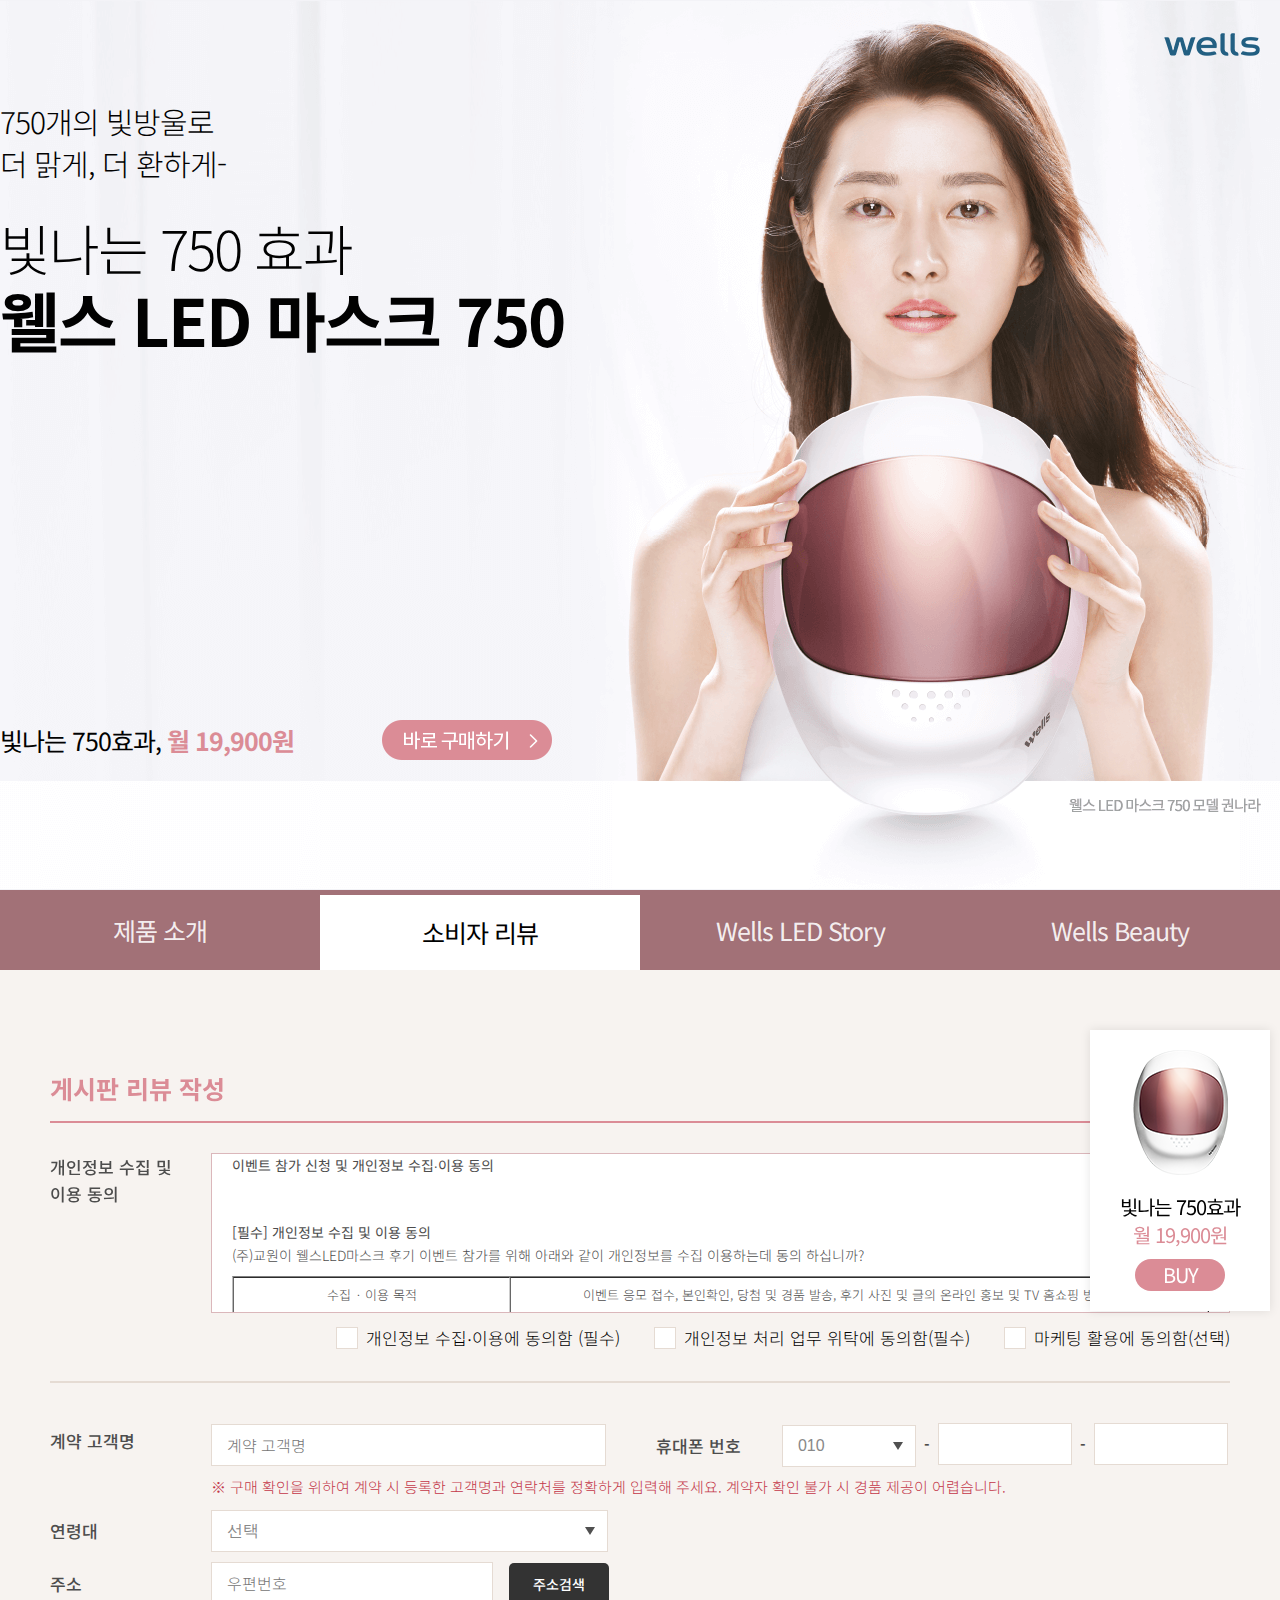
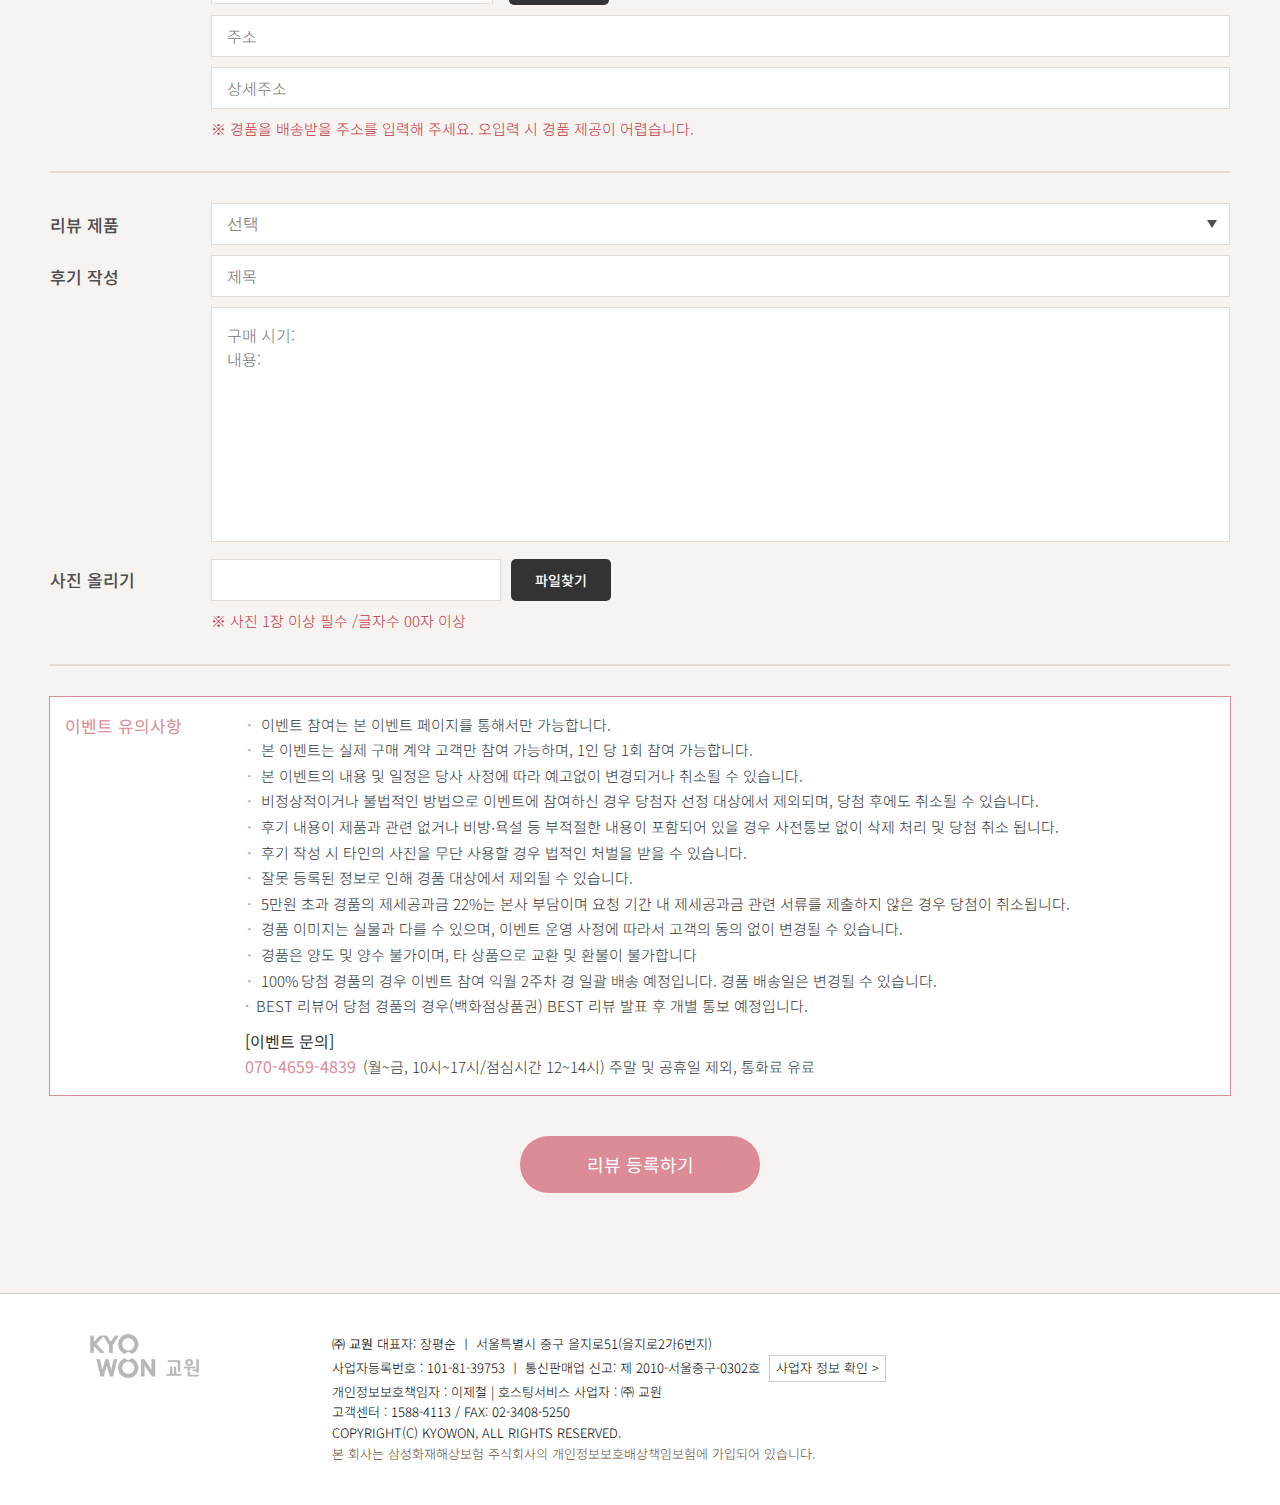
<file: front/page/review-write.html>
<!DOCTYPE html>
 <html lang="ko">
<head>
    <meta charset="UTF-8">
    <meta name="viewport" content="width=device-width,initial-scale=1.0,minimum-scale=0,maximum-scale=1.0">
    <title>웰스 LED 마스크 750</title>
    <meta property="og:locale" content="ko_KR" />
    <meta property="og:type" content="website" />
    <meta property="og:title" content="웰스 LED 마스크 750" />
    <meta property="og:description" content="750개의 빛방울로 더 맑게, 더 환하게" />
    <meta property="og:site_name" content="웰스 LED 마스크 750" />
    <meta property="og:image" content="http://www.wellsledmask.com/asset/front/img/thumbnail.png" />
    <meta property="og:image:width" content="1200" />
    <meta property="og:image:height" content="630" />
    <!--css-->
    <link href="https://fonts.googleapis.com/css?family=Noto+Sans+KR:300,400,500,700&display=swap&subset=korean" rel="stylesheet">
    <link href="../../css/sub.css" rel="stylesheet" type="text/css">
    <link href="../../css/animate.css" rel="stylesheet" type="text/css">
    <!--script-->
    <script src="../../js/jquery-3.3.1.min.js"></script>
    <script src="../../js/scrolla.jquery.min.js"></script>
<!--    <script src="asset/front/js/prefixfree.min.js"></script> -->
    <script src="../../js/script_main.js"></script>

<!-- Global site tag (gtag.js) - Google Analytics -->
<script async src="https://www.googletagmanager.com/gtag/js?id=UA-144570002-1"></script>
<script>
  window.dataLayer = window.dataLayer || [];
  function gtag(){dataLayer.push(arguments);}
  gtag('js', new Date());
 
  gtag('config', 'UA-144570002-1');
</script>

</head>
<body>
    <div class="wrap">
<!-- 메인 비주얼 -->
        <section class="main">
            <div class="innerBox">
                <a href="\" class="logo"><img src="../../img/LOGO.png" alt="WELLS"></a>
                <div class="mainText">
                    <p class="animate" data-animate="fadeInUp" data-duration="1s" data-delay="0s">750개의 빛방울로<br>더 맑게, 더 환하게-</p>
                    <h2 class="animate" data-animate="fadeInUp" data-duration="1s" data-delay="0.1s">빛나는 750 효과<br><em>웰스 LED 마스크 750</em></h2>
                </div>
                <div class="buy animate" data-animate="fadeIn" data-duration="2s" data-delay="0.3s">
                    <div class="text">
                        <p>빛나는 750효과, <span>월 19,900원</span></p>
                        <a href="http://www.kyowonwells.com/Product/Detail?productIdx=246&pdCategory=0500&pdType=1" onclick="gtag('event', 'click', {'event_category': 'PC_button', 'event_label': 'Main_buy'}); " target="_blank"><img src="../../img/mainBtn.png" alt="바로 구매하기"></a>
                    </div>
                </div>
                <!--19/08/12동영상삽입-->
                <div class="mainV" style="position: absolute; top: 390px;">
                    <iframe width="549" height="309" src="https://www.youtube.com/embed/15Q1kF2H_98?autoplay=1&rel=0&showsearch=0&loop=1" frameborder="0" allow="accelerometer; autoplay; encrypted-media; gyroscope; picture-in-picture" allowfullscreen></iframe>
                </div>
            </div>
        </section>
        <!--// 메인 비주얼 -->
        <!-- 상단메뉴 -->
        <nav>
            <span class="bg"></span>
            <ul class="gnb">
                <li><a href="\" class="open">제품 소개</a>
                    <ul class="inner">
                        <li><a href="\">LED 마스크</a></li>
                        <li><a href="plasma">플라즈마 케어</a></li>
                        <li><a href="package">뷰티 패키지</a></li>
                        <li><a href="prism">플리닉 프리즘이펙트 앰플</a></li>
                    </ul>
                </li>
                <li><a href="review2" class="open" style="background: #fff; color: #000; line-height: 75px; margin-top: 5px;">소비자 리뷰</a>
                	<ul class="inner c">
                        <li><a href="review2">실 구매자 리뷰</a></li>
                        <li><a href="review">SNS 리뷰</a></li>
                    </ul>
                </li>
                <li><a href="wellsStory" class="open">Wells LED Story</a>
                	<ul class="inner b">
                        <li><a href="http://www.wellsledmask.com/front/main/wellsStory#go1">Brand Film</a></li>
                        <li><a href="http://www.wellsledmask.com/front/main/wellsStory#go2">Making Film</a></li>
                        <li><a href="http://www.wellsledmask.com/front/main/wellsStory#go3">Beauty Party</a></li>
                    </ul>
                </li>
                <li><a href="wellsBeauty">Wells Beauty</a></li>
            </ul>
            <div class="qiuk">
                <img src="../../img/sideBuy.png" alt="">
                <p>빛나는 750효과<br><span>월 19,900원</span></p>
                <a href="http://www.kyowonwells.com/Product/Detail?productIdx=246&pdCategory=0500&pdType=1"  onclick="gtag('event', 'click', {'event_category': 'PC_button', 'event_label': 'Sub_buy'}); "  target="_blank">BUY</a>
            </div>
        </nav>
        <!--// 상단메뉴 -->
        <section class="review2 pad">
			<div class="inner">
				<h2>게시판 리뷰 작성</h2>
				<div class="form-box">
					<table cellspacing="0">
						<tr>
							<td class="tit" width="180px" style="vertical-align: top; padding-top: 30px;">개인정보 수집 및<br>이용 동의</td>
							<td width="1100px" style="padding-top: 30px;">
								<div class="txt">
										<strong>이벤트 참가 신청 및 개인정보 수집</strong><strong>∙이용 동의</strong><br />
										&nbsp;<br />
										&nbsp;<br />
										<strong>[필수] 개인정보 수집 및 이용 동의&nbsp;&nbsp;&nbsp;&nbsp;&nbsp;&nbsp;&nbsp;&nbsp;&nbsp;&nbsp;&nbsp;&nbsp;&nbsp;&nbsp; </strong><br />
										(주)교원이 웰스LED마스크 후기 이벤트 참가를 위해 아래와 같이 개인정보를 수집 이용하는데 동의 하십니까?
										<table border="1" cellpadding="0" cellspacing="0">
											<tbody>
												<tr>
													<td style="height:25px; width:160px">수집 · 이용 목적</td>
													<td style="height:25px; width:406px">이벤트 응모 접수, 본인확인, 당첨 및 경품 발송, 후기 사진 및 글의 온라인 홍보 및 TV 홈쇼핑 방송 활용</td>
												</tr>
												<tr>
													<td style="height:24px; width:160px">필수 수집 · 이용 항목</td>
													<td style="height:24px; width:406px">이름, 연령대, 휴대폰번호, 주소, 후기 사진 및 글</td>
												</tr>
												<tr>
													<td style="height:25px; width:160px; font-size: 15px;"><strong><u>보유</u></strong><strong><u> · </u></strong><strong><u>이용 기간</u></strong></td>
													<td style="height:25px; width:406px; font-size: 15px;"><strong><u>이벤트 참여일로부터 1년간</u></strong></td>
												</tr>
											</tbody>
										</table>
										※ 고객님은 본 동의를 거절할 수 있으나, 위 개인정보 수집 및 이용 동의는 이벤트 참여를 위하여 필수적이므로 동의하지 않으실 경우 이벤트 응모가 불가함을 알려드립니다.<br />
										&nbsp;<br />
										&nbsp;<br />
										&nbsp;<br />
										<strong>[필수] 개인정보 처리 업무 위탁 동의&nbsp;&nbsp;&nbsp;&nbsp;&nbsp;&nbsp;&nbsp;&nbsp;&nbsp;&nbsp;&nbsp;&nbsp;&nbsp;&nbsp;&nbsp;&nbsp;&nbsp;&nbsp;&nbsp;&nbsp;&nbsp;&nbsp;&nbsp;&nbsp;&nbsp;&nbsp;&nbsp; &nbsp;&nbsp;&nbsp;&nbsp;&nbsp;&nbsp;&nbsp;&nbsp;</strong><br />
										㈜교원이 아래와 같이 개인정보 처리 업무를 위탁하는데 동의하십니까?
										<table border="1" cellpadding="0" cellspacing="0">
											<tbody>
												<tr>
													<td style="width:121px">수탁자명</td>
													<td style="width:246px">업무 내용</td>
													<td style="width:234px">&nbsp;</td>
												</tr>
												<tr>
													<td style="width:121px">(주)하나애드IMC</td>
													<td style="width:246px">웹사이트 운영, 관리, 콜센터 고객상담 업무 일체, SMS 발송,<br />
													경품 배송 업무</td>
													<td style="width:234px">&nbsp;</td>
												</tr>
												<tr>
													<td style="width:121px">(주)대한통운</td>
													<td style="width:246px">경품 배송 업무</td>
													<td style="width:234px">&nbsp;</td>
												</tr>
											</tbody>
										</table>
										※ 고객님은 본 동의를 거절할 수 있으나, 위 개인정보 수집 및 이용 동의는 이벤트 참여를 위하여 필수적이므로 동의하지 않으실 경우 이벤트 응모가 불가함을 알려드립니다.<br />
										&nbsp;<br />
										&nbsp;<br />
										&nbsp;<br />
										<strong>[선택] 마케팅 활용 동의 </strong><br />
										(주)교원이 마케팅 활용을 위하여 아래와 같이 개인정보를 이용하는데 동의하십니까?
										<table border="1" cellpadding="0" cellspacing="0">
											<tbody>
												<tr>
													<td style="height:25px; width:160px; font-size: 15px;"><strong><u>수집</u></strong><strong><u> · </u></strong><strong><u>이용 목적</u></strong></td>
													<td style="height:25px; width:406px; font-size: 15px;"><strong><u>이벤트 안내, 신상품 출시 및 할인 정보 제공</u></strong></td>
												</tr>
												<tr>
													<td style="height:24px; width:160px;">수집 · 이용 항목</td>
													<td style="height:24px; width:406px">이름, 휴대폰번호, 연령대</td>
												</tr>
												<tr>
													<td style="height:25px; width:160px; font-size: 15px;"><strong><u>보유</u></strong><strong><u> · </u></strong><strong><u>이용 기간</u></strong></td>
													<td style="height:25px; width:406px; font-size: 15px;"><strong><u>이벤트 참여일로부터 1년간</u></strong></td>
												</tr>
											</tbody>
										</table>
										※ 고객님은 본 동의를 거절할 수 있으나, 동의하지 않으실 경우 추후 이벤트 및 신상품 관련 정보를 제공받는 것이 제한될 수 있습니다.

								</div>
							</td>
						</tr>
						<tr>
							<td class="line"></td>
							<td class="line" style="text-align: right;">
								<div class="checks">
									<input type="checkbox" name="" id="agree1" /><label for="agree1">개인정보 수집∙이용에 동의함  (필수)</label>
									<input type="checkbox" name="" id="agree2" /><label for="agree2">개인정보 처리 업무 위탁에 동의함(필수)</label>
									<input type="checkbox" name="" id="agree3" /><label for="agree3">마케팅 활용에 동의함(선택)</label>
								</div>
							</td>
						</tr>
						<tr>
							<td class="tit" style="padding-top: 30px;">계약 고객명</td>
							<td style="padding-top: 30px;">
								<table cellspacing="0">
									<tr>
										<td width="410px"><input type="text" name="name" placeholder="계약 고객명"></td>
										<td class="tit" width="180px" style="padding-left: 50px; box-sizing: border-box;">휴대폰 번호</td>
										<td width="465px">
											<select name="phone1" style="width:30%">
													<option value="010"> 010 </option>
													<option value="011"> 011 </option>
													<option value="016"> 016 </option>
													<option value="017"> 017 </option>
													<option value="018"> 018 </option>
													<option value="019"> 019 </option>
													<option value="02"> 02 </option>
													<option value="031"> 031</option>
													<option value="032"> 032 </option>
													<option value="033"> 033 </option>
													<option value="041"> 041 </option>
													<option value="042"> 042 </option>
													<option value="043"> 043 </option>
													<option value="051"> 051 </option>
													<option value="052"> 052 </option>
													<option value="053"> 053 </option>
													<option value="054"> 054 </option>
													<option value="055"> 055 </option>
													<option value="061"> 061 </option>
													<option value="062"> 062 </option>
													<option value="063"> 063 </option>
													<option  value="064"> 064 </option>
													<option value="070">070 </option>
													<option value="050">050 </option>
											</select>
											<span style="width:3%; display: inline-block; text-align: center;">-</span>
											<input type="text" name="phone2" maxlength="4" style="width:30%">
											<span style="width:3%; display: inline-block; text-align: center;">-</span>
											<input type="text" name="phone3" maxlength="4" style="width:30%">
										</td>
									</tr>
								</table>
							</td>
						</tr>
						<tr>
							<td></td>
							<td style="padding-top: 7px;">
								<span class="red">※ 구매 확인을 위하여 계약 시 등록한 고객명과 연락처를 정확하게 입력해 주세요.
								 계약자 확인 불가 시 경품 제공이 어렵습니다.</span>
							</td>
						</tr>
						<tr>
							<td class="tit" width="180px">연령대</td>
							<td width="410px">
								<select style="width: 397px;">
									<option>선택</option>
									<option>20대</option>
									<option>30대</option>
									<option>40대</option>
									<option>50대</option>
									<option>60대</option>
								</select>
                            </td>
						</tr>
						<tr>
							<td class="tit">주소</td>
							<td>
								<input type="text" name="address1" placeholder="우편번호" style="width: 282px; margin-right: 12px;">
								<button class="btn" onclick="openLayerPopup('#layer-popup', this);">주소검색</button>
							</td>
						</tr>
						<tr>
							<td></td>
							<td><input type="text" name="address2" placeholder="주소"></td>
						</tr>
						<tr>
							<td></td>
							<td><input type="text" name="address3" placeholder="상세주소"></td>
						</tr>
						<tr>
							<td class="line"></td>
							<td class="line" style="padding-top: 7px;">
								<span class="red">※ 경품을 배송받을 주소를 입력해 주세요. 오입력 시 경품 제공이 어렵습니다.</span>
							</td>
						</tr>
						<tr>
							<td class="tit" style="padding-top: 30px;">리뷰 제품</td>
							<td style="padding-top: 30px;">
								<select>
									<option>선택</option>
									<option>웰스 LED 마스크 750</option>
									<option>웰스 플라즈마 케어</option>
									<option>웰스 뷰티 패키지</option>
								</select>
                            </td>
						</tr>
						<tr>
							<td class="tit">후기 작성</td>
							<td><input type="text" name="review" placeholder="제목"></td>
						</tr>
						<tr>
							<td></td>
							<td><textarea name="content" placeholder="구매 시기:&#13;&#10;내용:"></textarea></td>
						</tr>
						<tr>
							<td class="tit">사진 올리기</td>
							<td>
								<input type="text" class="upload_text" readonly="readonly">
								<!--button-->
								<div class="upload-btn_wrap">
								  <button>파일찾기</button>
								  <input type="file" class="input_file" title="파일찾기" multiple="multiple" name="filename[]"  >
								</div>
							</td>
						</tr>
						<tr>
							<td class="line"></td>
							<td class="line" style="padding-top: 7px;"><span class="red">※ 사진 1장 이상 필수 /글자수 00자 이상</span></td>
						</tr>
					</table>
				</div>
			</div>
			<div class="notice">
				<table cellspacing="0">
					<tr>
						<td width="180px;" style="vertical-align: top;"><h3>이벤트 유의사항</h3></td>
						<td>
							<span class="dot"> · </span>이벤트 참여는 본 이벤트 페이지를 통해서만 가능합니다.<br>
							<span class="dot"> · </span>본 이벤트는 실제 구매 계약 고객만 참여 가능하며, 1인 당 1회 참여 가능합니다.<br>
							<span class="dot"> · </span>본 이벤트의 내용 및 일정은 당사 사정에 따라 예고없이 변경되거나 취소될 수 있습니다.<br>
							<span class="dot"> · </span>비정상적이거나 불법적인 방법으로 이벤트에 참여하신 경우 당첨자 선정 대상에서 제외되며, 당첨 후에도 취소될 수 있습니다.<br>
							<span class="dot"> · </span>후기 내용이 제품과 관련 없거나 비방∙욕설 등 부적절한 내용이 포함되어 있을 경우 사전통보 없이 삭제 처리 및 당첨 취소 됩니다.<br>
							<span class="dot"> · </span>후기 작성 시 타인의 사진을 무단 사용할 경우 법적인 처벌을 받을 수 있습니다.<br>
							<span class="dot"> · </span>잘못 등록된 정보로 인해 경품 대상에서 제외될 수 있습니다.<br>
							<span class="dot"> · </span>5만원 초과 경품의 제세공과금 22%는 본사 부담이며 요청 기간 내 제세공과금 관련 서류를 제출하지 않은 경우 당첨이 취소됩니다.<br>
						    <span class="dot"> · </span>경품 이미지는 실물과 다를 수 있으며, 이벤트 운영 사정에 따라서 고객의 동의 없이 변경될 수 있습니다.<br>
							<span class="dot"> · </span>경품은 양도 및 양수 불가이며, 타 상품으로 교환 및 환불이 불가합니다<br>
							<span class="dot"> · </span>100% 당첨 경품의 경우 이벤트 참여 익월 2주차 경 일괄 배송 예정입니다. 경품 배송일은 변경될 수 있습니다.<br>
							<span class="dot"> · </span>BEST 리뷰어 당첨 경품의 경우(백화점상품권) BEST 리뷰 발표 후 개별 통보 예정입니다.<br>
							<h4>[이벤트 문의]</h4>
							<span>070-4659-4839</span> (월~금, 10시~17시/점심시간 12~14시) 주말 및 공휴일 제외, 통화료 유료
						</td>
					</tr>
				</table>
			</div>
			<button class="submit" onclick="openLayerPopup('#layer-popup4', this);">리뷰 등록하기</button>
		</section>
        <!--footer-->
        <footer>
            <div class="innerBox">
                <div class="footerLogo"><img src="../../img/logo_kyowon.png" alt="KYOWON LOGO"></div>
                <div class="text">
                        <strong class="col">㈜ 교원</strong>  대표자: 장평순 ㅣ 서울특별시 중구 을지로51(을지로2가6번지)<br>
                        사업자등록번호 : 101-81-39753 ㅣ 통신판매업 신고: 제 2010-서울중구-0302호  <a href="http://www.ftc.go.kr/www/bizCommView.do?key=232&amp;apv_perm_no=2010301010030200302&amp;pageUnit=10&amp;searchCnd=wrkr_no&amp;searchKrwd=1018139753&amp;pageIndex=1" target="_blank" class="btn_bizinfo">사업자 정보 확인  &gt;</a><br>
                        개인정보보호책임자 : 이제철 | 호스팅서비스 사업자 : ㈜ 교원<br>
                        고객센터 : 1588-4113 / FAX: 02-3408-5250 <br>
                        COPYRIGHT(C) KYOWON, ALL RIGHTS RESERVED.<br>
                        <span class="col2">본 회사는 삼성화재해상보험 주식회사의 개인정보보호배상책임보험에 가입되어 있습니다.</span>
                </div>
            </div>
        </footer>
    </div><!--//wrap-->
<!-- 우편번호 팝업-->
<div id="layer-popup" class="layer-popup">
	<div class="top">
		<h1>우편번호 찾기</h1>
		<a href="#" class="close"><img src="../../img/pop_close.png" alt="닫기"></a>
	</div>
	<div class="bottom">
		<table cellspacing="0">
				<tr><td class="th">주소검색</td></tr>
				<tr>
					<td>
						<input type="text" name="name" placeholder="도로명,건물명,번지 검색">
						<button class="search"><img src="../../img/pop_search.png" alt="찾아보기"></button>
					</td>
				</tr>
				<tr><td class="red">※ 정확한 도로명과 건물번호 또는 동·리와 번지로 검색해 주시기 바랍니다.</td></tr>
				<tr><td><textarea name="content" placeholder="주소를 검색하세요."></textarea></td></tr>
		</table>
		<button class="close">닫기</button>
	</div>
</div>
<!-- 리뷰 등록 완료 팝업 -->
<div id="layer-popup2" class="layer-popup b">
	<img src="../../img/popup_sub1.png" alt="">
	<h2>리뷰 등록 완료</h2>
	<p>리뷰 등록이 정상적으로 완료되었습니다.</p>
	<button class="close">확인</button>
</div>
<!-- 중복 참여 팝업 -->
<div id="layer-popup3" class="layer-popup b">
	<img src="../../img/popup_sub2.png" alt="">
	<h2>중복 참여 불가</h2>
	<p>이리 리뷰를 작성하여 이벤트 참여 완료하였습니다.</p>
	<button class="close">확인</button>
</div>
<!-- 정보 확인 팝업 -->
<div id="layer-popup4" class="layer-popup c">
	<h2>아래의 고객 정보로 <strong>리뷰를 등록하시겠습니까?</strong></h2>
	<table>
		<tr>
			<td class="th">계약 고객명</td>
			<td>홍길동</td>
		</tr>
		<tr>
			<td class="th">휴대폰 번호</td>
			<td>010-1234-5678</td>
		</tr>
		<tr>
			<td class="th">주소</td>
			<td>서울 중구 을지로 51,내외빌딩 8층 123-123</td>
		</tr>
	</table>
	<p>※ 오입력된 정보일 경우 경품 발송이 불가합니다.</p>
	<button class="yes close">예</button>
	<button class="close">아니오</button>
</div>
<script>
//스크롤애니
$('.animate').scrolla({
    mobile: false,
    once: true
});
$(function(){
	$('.input_file').change(function(){
		var i = $(this).val();
		$('.upload_text').val(i);
	});
});
//팝업
function openLayerPopup(selector, returnElement) {
    $(selector).before('<div id="layer-mask"></div>').attr({'tabIndex': 0}).css({'display': 'block'});
    $(selector).trigger('focus');
    $(selector).find('.close').one('click', function() {
        $(returnElement).trigger('focus');
        $('#layer-mask').remove();
        $(selector).find('a.return').remove();
        $(selector).css({'display': 'none'});
    });
}
</script>

</body>
</html>
</file>
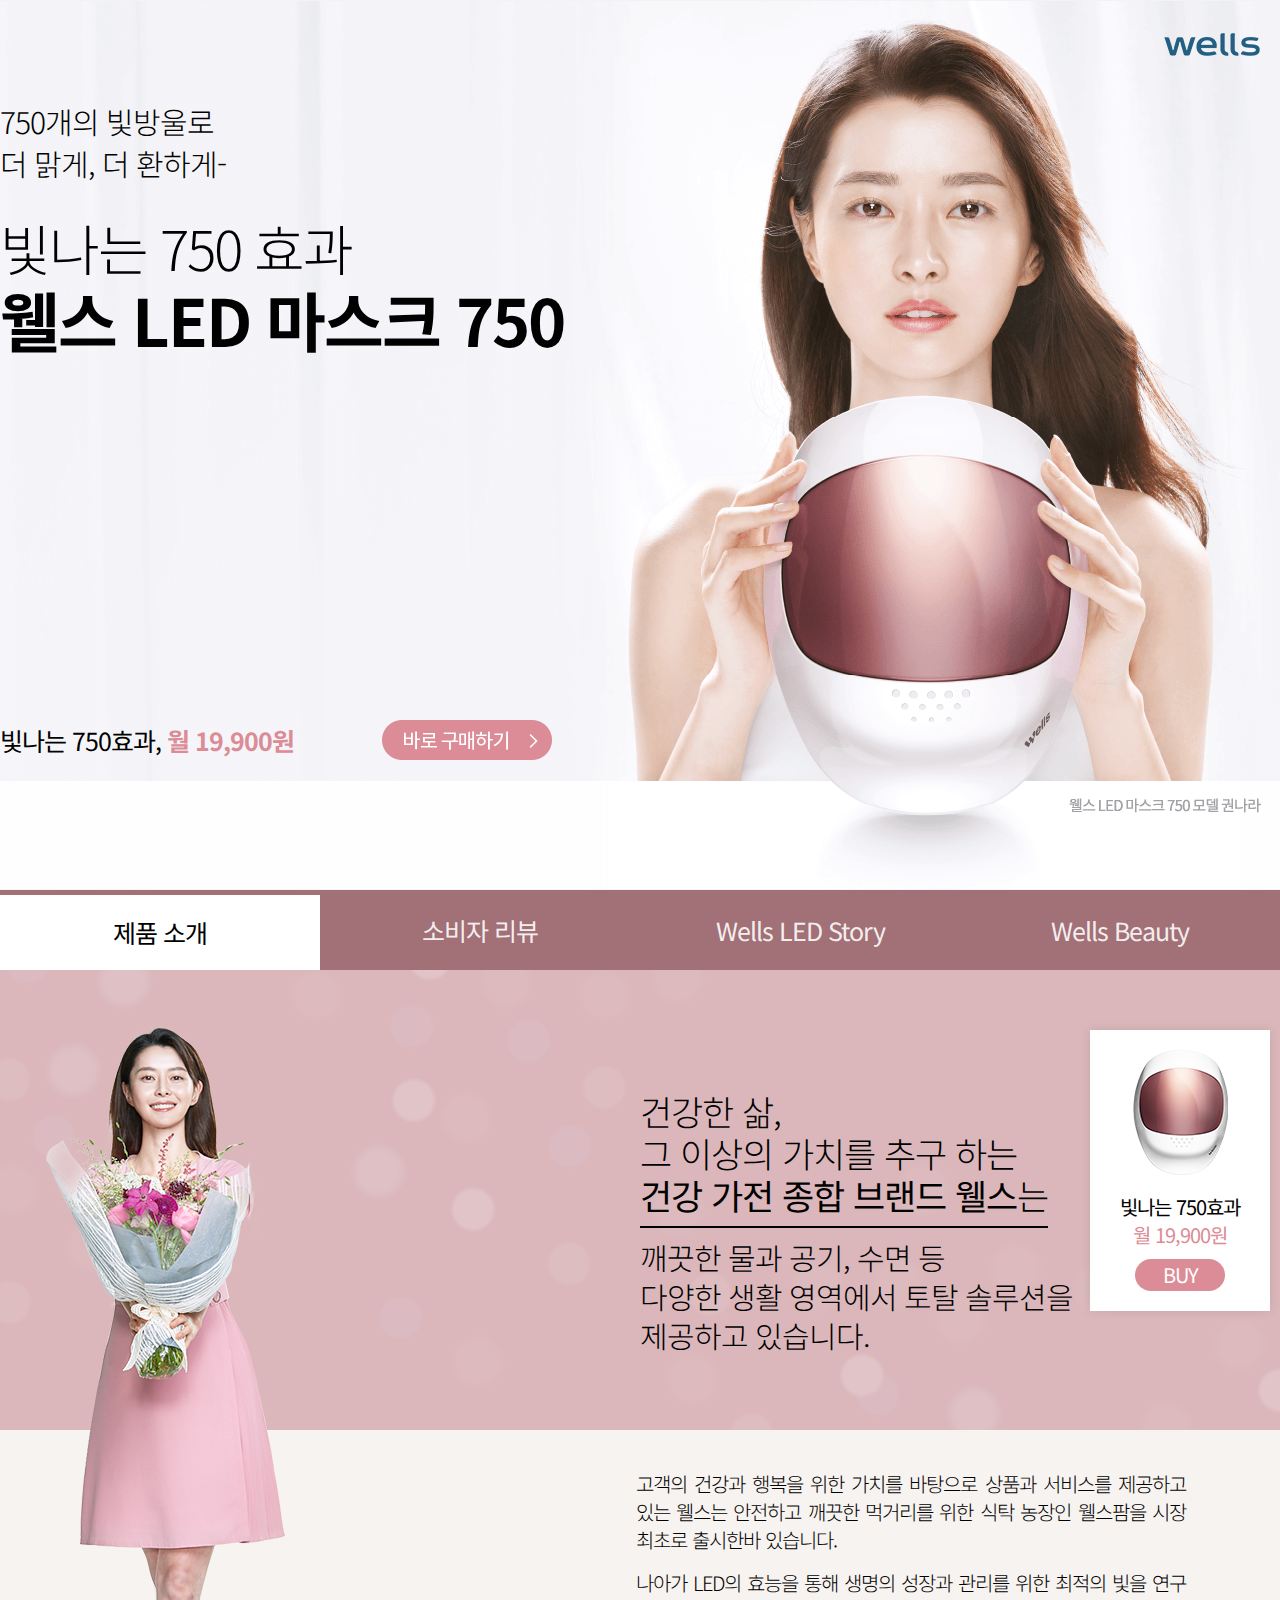
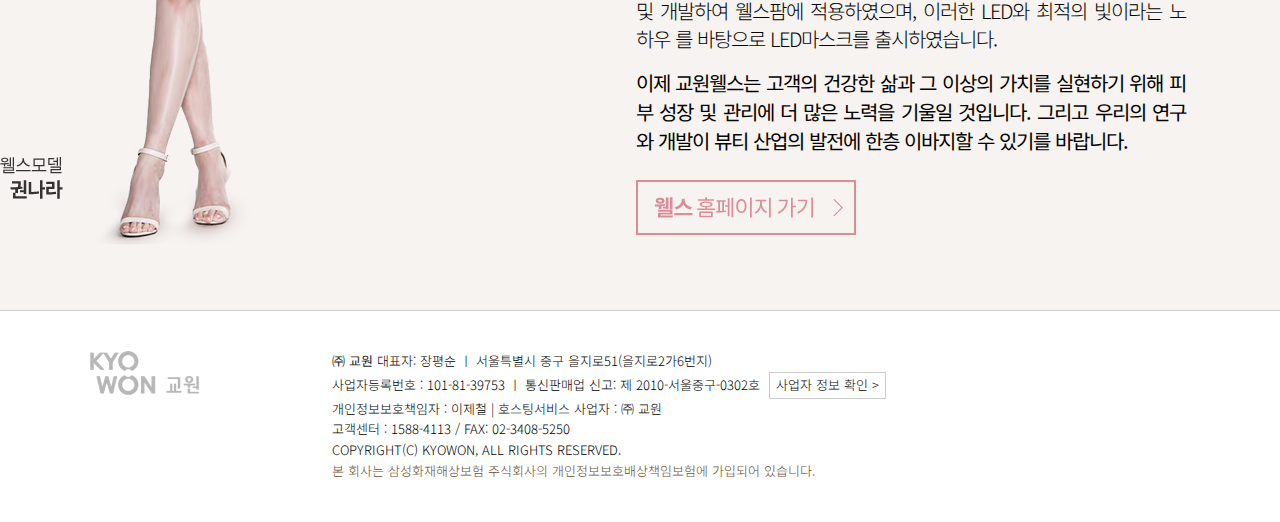
<file: front/page/wellsBeauty.html>
<!DOCTYPE html>
 <html lang="ko">
<head>
    <meta charset="UTF-8">
    <meta name="viewport" content="width=device-width,initial-scale=1.0,minimum-scale=0,maximum-scale=1.0">
    <title>웰스 LED 마스크 750</title>
    <meta property="og:locale" content="ko_KR" />
    <meta property="og:type" content="website" />
    <meta property="og:title" content="웰스 LED 마스크 750" />
    <meta property="og:description" content="750개의 빛방울로 더 맑게, 더 환하게" />
    <meta property="og:site_name" content="웰스 LED 마스크 750" />
    <meta property="og:image" content="http://www.wellsledmask.com/asset/front/img/thumbnail.png" />
    <meta property="og:image:width" content="1200" />
    <meta property="og:image:height" content="630" />
    <!--css-->
    <link href="https://fonts.googleapis.com/css?family=Noto+Sans+KR:300,400,700&display=swap&subset=korean" rel="stylesheet">
    <link href="../../css/sub.css" rel="stylesheet" type="text/css">
    <link href="../../css/animate.css" rel="stylesheet" type="text/css">
    <!--script-->
    <script src="../../js/jquery-3.3.1.min.js"></script>
    <script src="../../js/scrolla.jquery.min.js"></script>
<!--    <script src="asset/front/js/prefixfree.min.js"></script> -->    
    <script src="../../js/script_main.js"></script>    

<!-- Global site tag (gtag.js) - Google Analytics -->
<script async src="https://www.googletagmanager.com/gtag/js?id=UA-144570002-1"></script>
<script>
  window.dataLayer = window.dataLayer || [];
  function gtag(){dataLayer.push(arguments);}
  gtag('js', new Date());
 
  gtag('config', 'UA-144570002-1');
</script>
	
</head>
<body>
    <div class="wrap">
        <!-- 메인 비주얼 -->
        <section class="main">
            <div class="innerBox">
                <a href="\" class="logo"><img src="../../img/LOGO.png" alt="WELLS"></a>
                <div class="mainText">
                    <p class="animate" data-animate="fadeInUp" data-duration="1s" data-delay="0s">750개의 빛방울로<br>더 맑게, 더 환하게-</p>
                    <h2 class="animate" data-animate="fadeInUp" data-duration="1s" data-delay="0.1s">빛나는 750 효과<br><em>웰스 LED 마스크 750</em></h2>
                </div>
                <div class="buy animate" data-animate="fadeIn" data-duration="2s" data-delay="0.3s">
                    <div class="text">
                        <p>빛나는 750효과, <span>월 19,900원</span></p>
                        <a href="http://www.kyowonwells.com/Product/Detail?productIdx=246&pdCategory=0500&pdType=1" onclick="gtag('event', 'click', {'event_category': 'PC_button', 'event_label': 'Main_buy'}); " target="_blank"><img src="../../img/mainBtn.png" alt="바로 구매하기"></a>
                    </div>
                </div>
                <!--19/08/12동영상삽입-->
                <div class="mainV" style="position: absolute; top: 390px;">
                    <iframe width="549" height="309" src="https://www.youtube.com/embed/klZUhhP47LU?&amp;autoplay=1" frameborder="0" allow="accelerometer; autoplay; encrypted-media; gyroscope; picture-in-picture" allowfullscreen></iframe>
                </div>
            </div>
        </section>
        <!--// 메인 비주얼 -->
        <!-- 상단메뉴 -->
        <nav>
            <span class="bg"></span>
            <ul class="gnb">
                <li><a href="\" class="open" style="background: #fff; color: #000; line-height: 75px; margin-top: 5px;">제품 소개</a>
                    <ul class="inner">
                        <li><a href="../../index.html">LED 마스크</a></li>
                        <li><a href="plasma.html">플라즈마 케어</a></li>
                        <li><a href="package.html">뷰티 패키지</a></li>
                        <li><a href="prism.html">플리닉 프리즘이펙트 앰플</a></li>
                    </ul>
                </li>
                <li><a href="review.html">소비자 리뷰</a></li>
                <li><a href="wellsStory.html" class="open">Wells LED Story</a>
                	<ul class="inner b">
                        <li><a href="wellsStory.html#go1">Brand Film</a></li>
                        <li><a href="wellsStory.html#go2">Making Film</a></li>
                        <li><a href="wellsStory.html#go3">Beauty Party</a></li>
                        <li><a href="wellsStory.html#go4">Interview</a></li>
                    </ul>
                </li>                
                <li><a href="wellsBeauty.html">Wells Beauty</a></li>
            </ul>
            <div class="qiuk">
                <img src="../../img/sideBuy.png" alt="">
                <p>빛나는 750효과<br><span>월 19,900원</span></p>
                <a href="http://www.kyowonwells.com/Product/Detail?productIdx=246&pdCategory=0500&pdType=1"  onclick="gtag('event', 'click', {'event_category': 'PC_button', 'event_label': 'Sub_buy'}); "  target="_blank">BUY</a>
            </div>
        </nav>
        <!--// 상단메뉴 -->
        <section class="beauty pad">
            <div class="innerBox">
                <p  class="img animate" data-animate="fadeInLeft" data-duration="1s" data-delay="0s"><img src="../../img/beauty/img.png" alt=""></p>
                <div  class="text">
                    <h2>건강한 삶,<br> 
                    그 이상의 가치를 추구 하는<br>
                    <span><em>건강 가전 종합 브랜드 웰스</em>는</span></h2>
                    <p>깨끗한 물과 공기, 수면 등<br>  
                    다양한 생활 영역에서 토탈 솔루션을<br>  
                    제공하고 있습니다.</p>
                </div>
            </div>
        </section>
        <section class="beauty2">
            <div class="innerBox">
                <div  class="text">
                    <p>고객의 건강과 행복을 위한 가치를 바탕으로 상품과 서비스를 제공하고 있는 웰스는 안전하고 깨끗한 먹거리를 위한 식탁 농장인 웰스팜을 시장 최초로 출시한바 있습니다. </p>
                    <p>나아가 LED의 효능을 통해 생명의 성장과 관리를 위한 최적의 빛을 연구 및 개발하여 웰스팜에 적용하였으며, 이러한 LED와 최적의 빛이라는 노하우 를 바탕으로 LED마스크를 출시하였습니다. </p>
                    <em>이제 교원웰스는 고객의 건강한 삶과 그 이상의 가치를 실현하기 위해 피부 성장 및 관리에 더 많은 노력을 기울일 것입니다. 그리고 우리의 연구와 개발이 뷰티 산업의 발전에 한층 이바지할 수 있기를 바랍니다.</em>
                    <a href="http://www.kyowonwells.com/" onclick="gtag('event', 'click', {'event_category': 'PC_button', 'event_label': 'Homepage'}); "  target="_blank"><img src="../../img/beauty/btn.png" alt="웰스홈페이지 바로가기"></a>
                </div>                
            </div>
        </section>
        <!--footer-->
        <footer>
            <div class="innerBox">
                <div class="footerLogo"><img src="../../img/logo_kyowon.png" alt="KYOWON LOGO"></div>
                <div class="text">
                        <strong class="col">㈜ 교원</strong>  대표자: 장평순 ㅣ 서울특별시 중구 을지로51(을지로2가6번지)<br>
                        사업자등록번호 : 101-81-39753 ㅣ 통신판매업 신고: 제 2010-서울중구-0302호  <a href="http://www.ftc.go.kr/www/bizCommView.do?key=232&amp;apv_perm_no=2010301010030200302&amp;pageUnit=10&amp;searchCnd=wrkr_no&amp;searchKrwd=1018139753&amp;pageIndex=1" target="_blank" class="btn_bizinfo">사업자 정보 확인  &gt;</a><br>
                        개인정보보호책임자 : 이제철 | 호스팅서비스 사업자 : ㈜ 교원<br>
                        고객센터 : 1588-4113 / FAX: 02-3408-5250 <br>
                        COPYRIGHT(C) KYOWON, ALL RIGHTS RESERVED.<br>
                        <span class="col2">본 회사는 삼성화재해상보험 주식회사의 개인정보보호배상책임보험에 가입되어 있습니다.</span>
                </div>
            </div>
        </footer>        
    </div>
<script>
//스크롤애니
$('.animate').scrolla({
    mobile: false, 
    once: true 
});    
</script>    
</body><!--//wrap-->
</html>
</file>
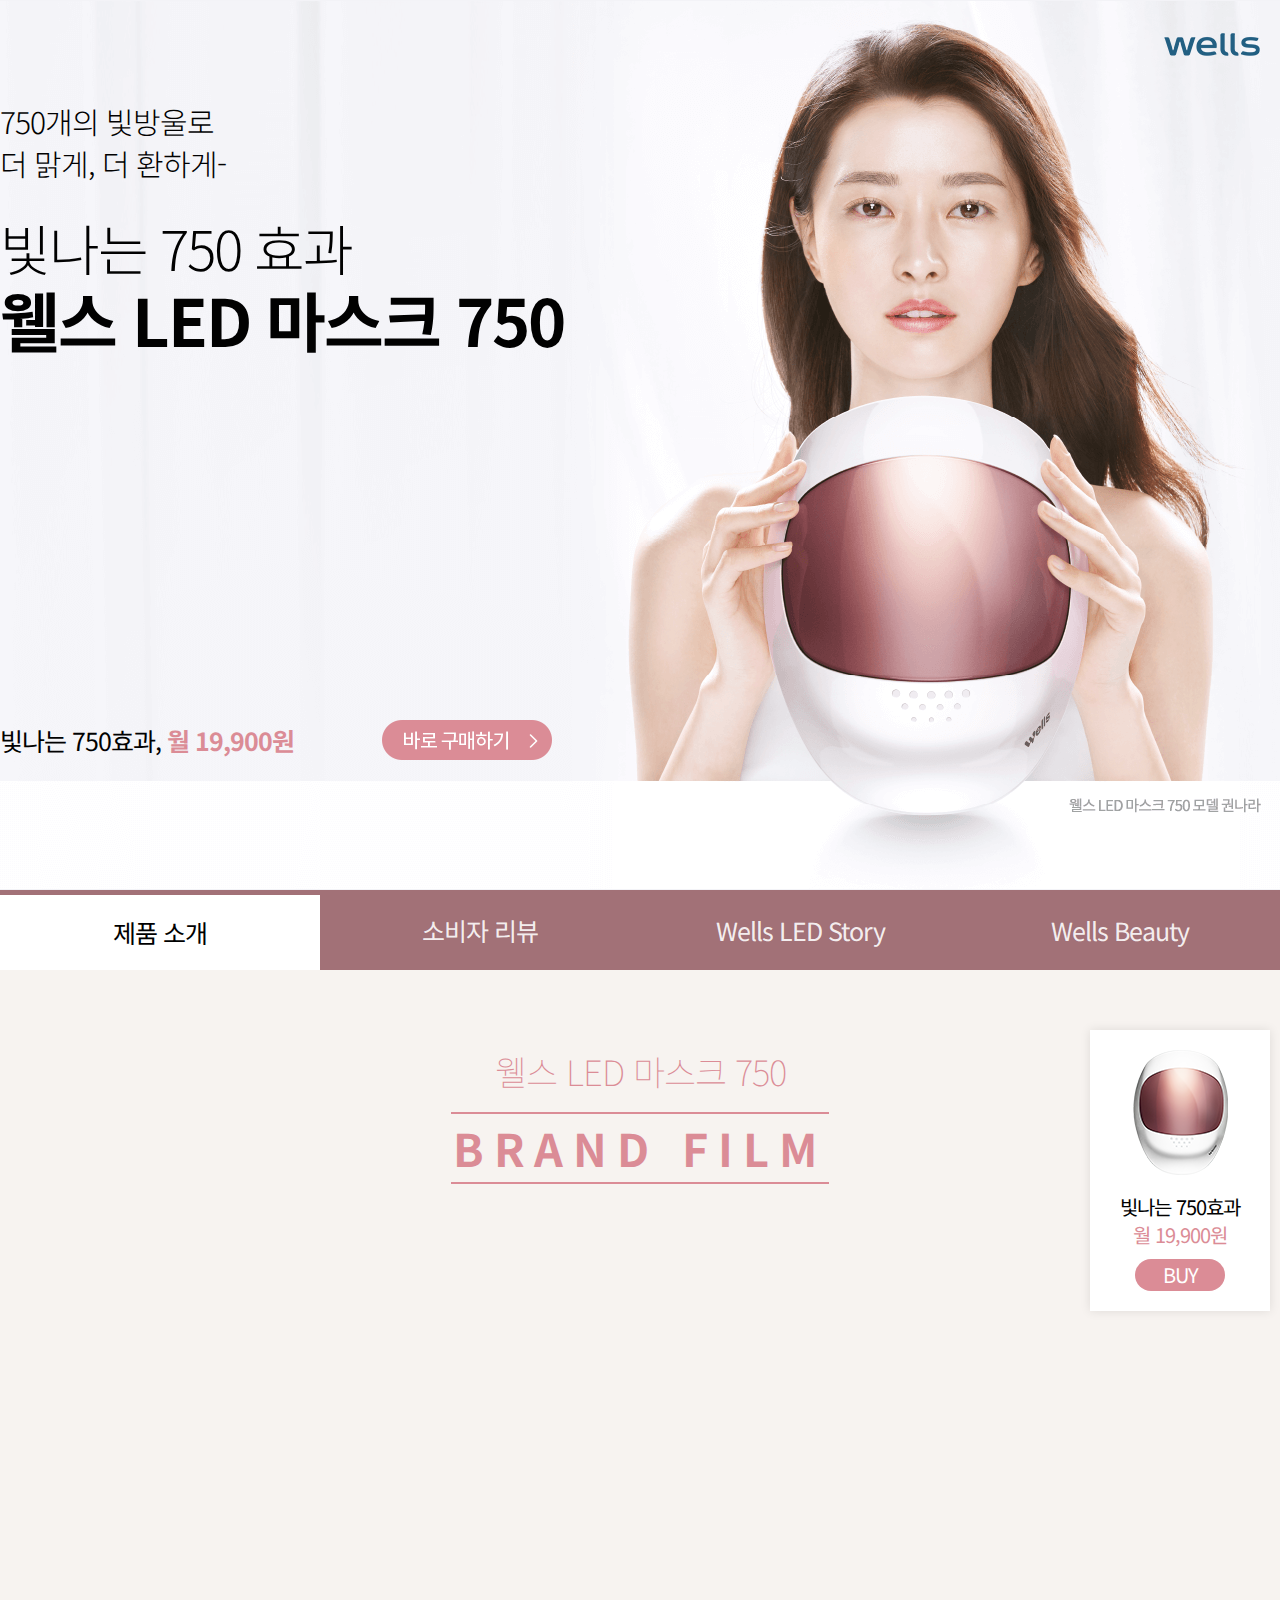
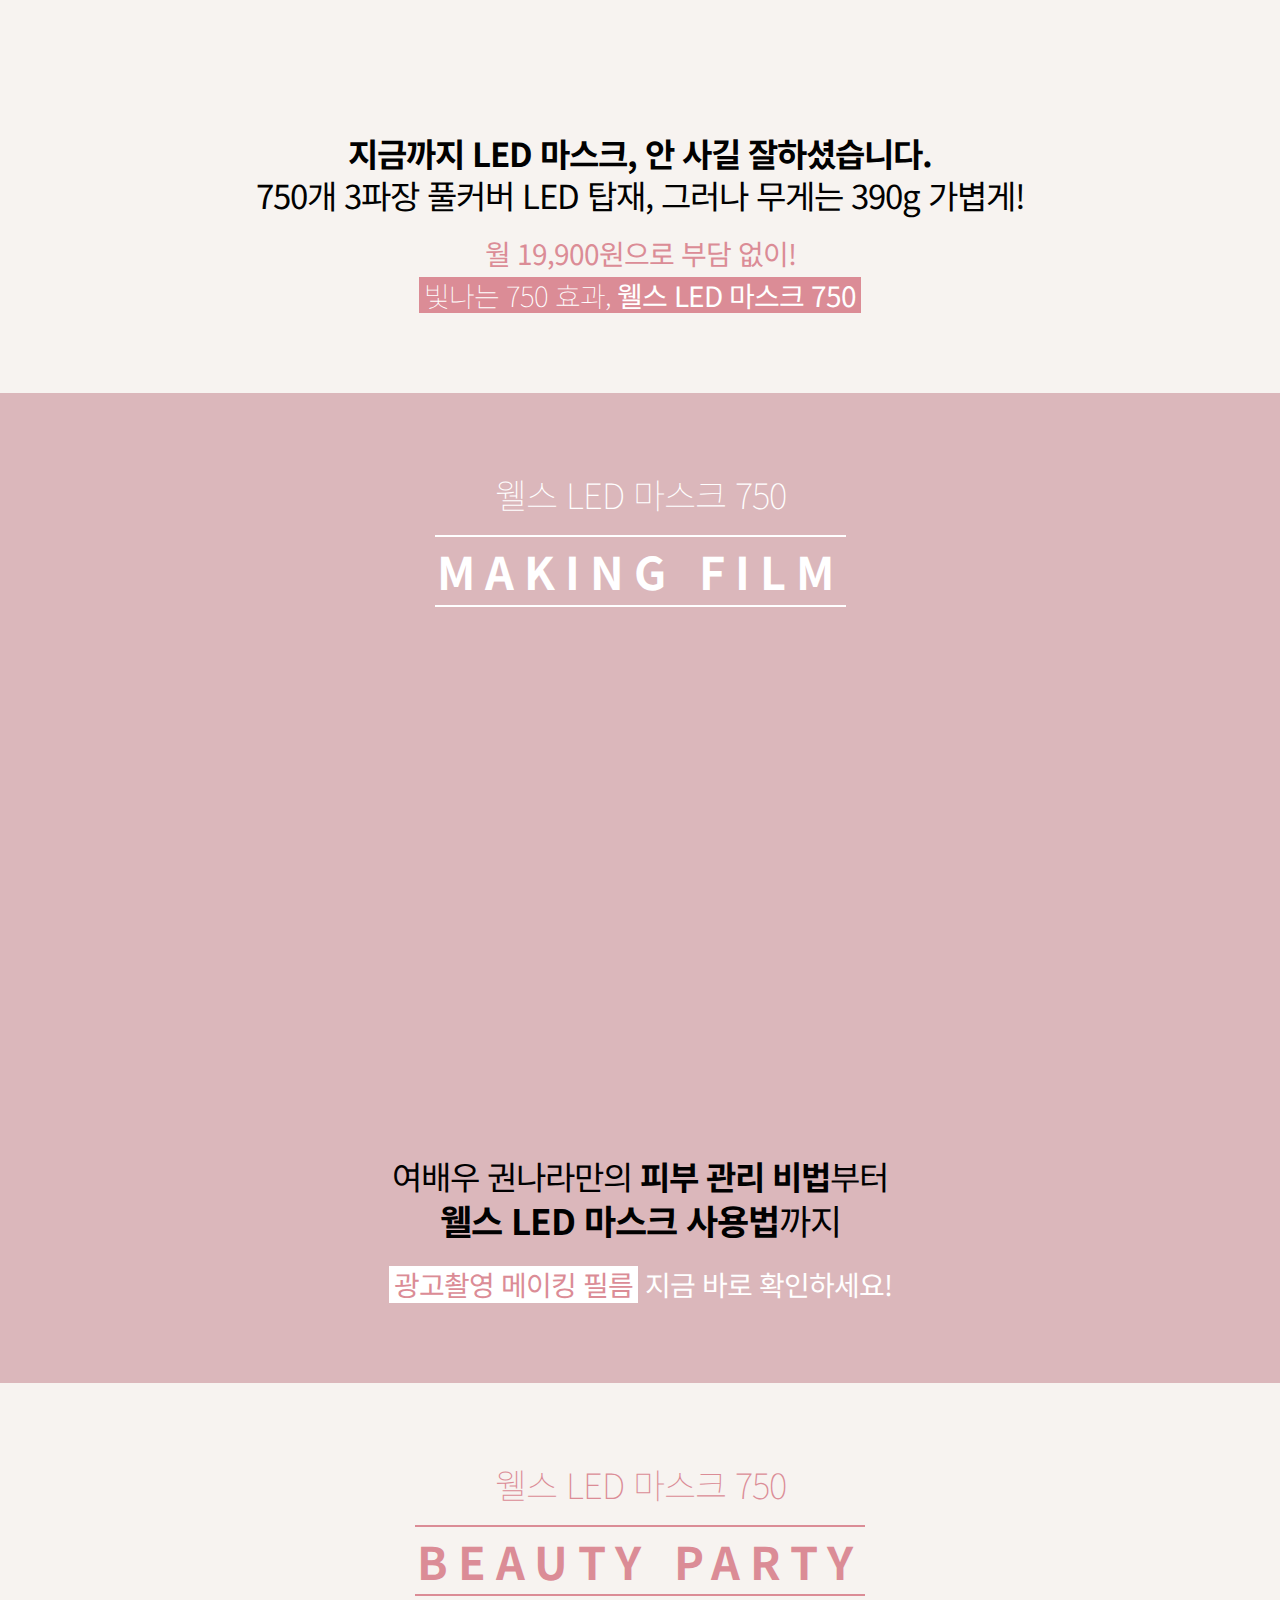
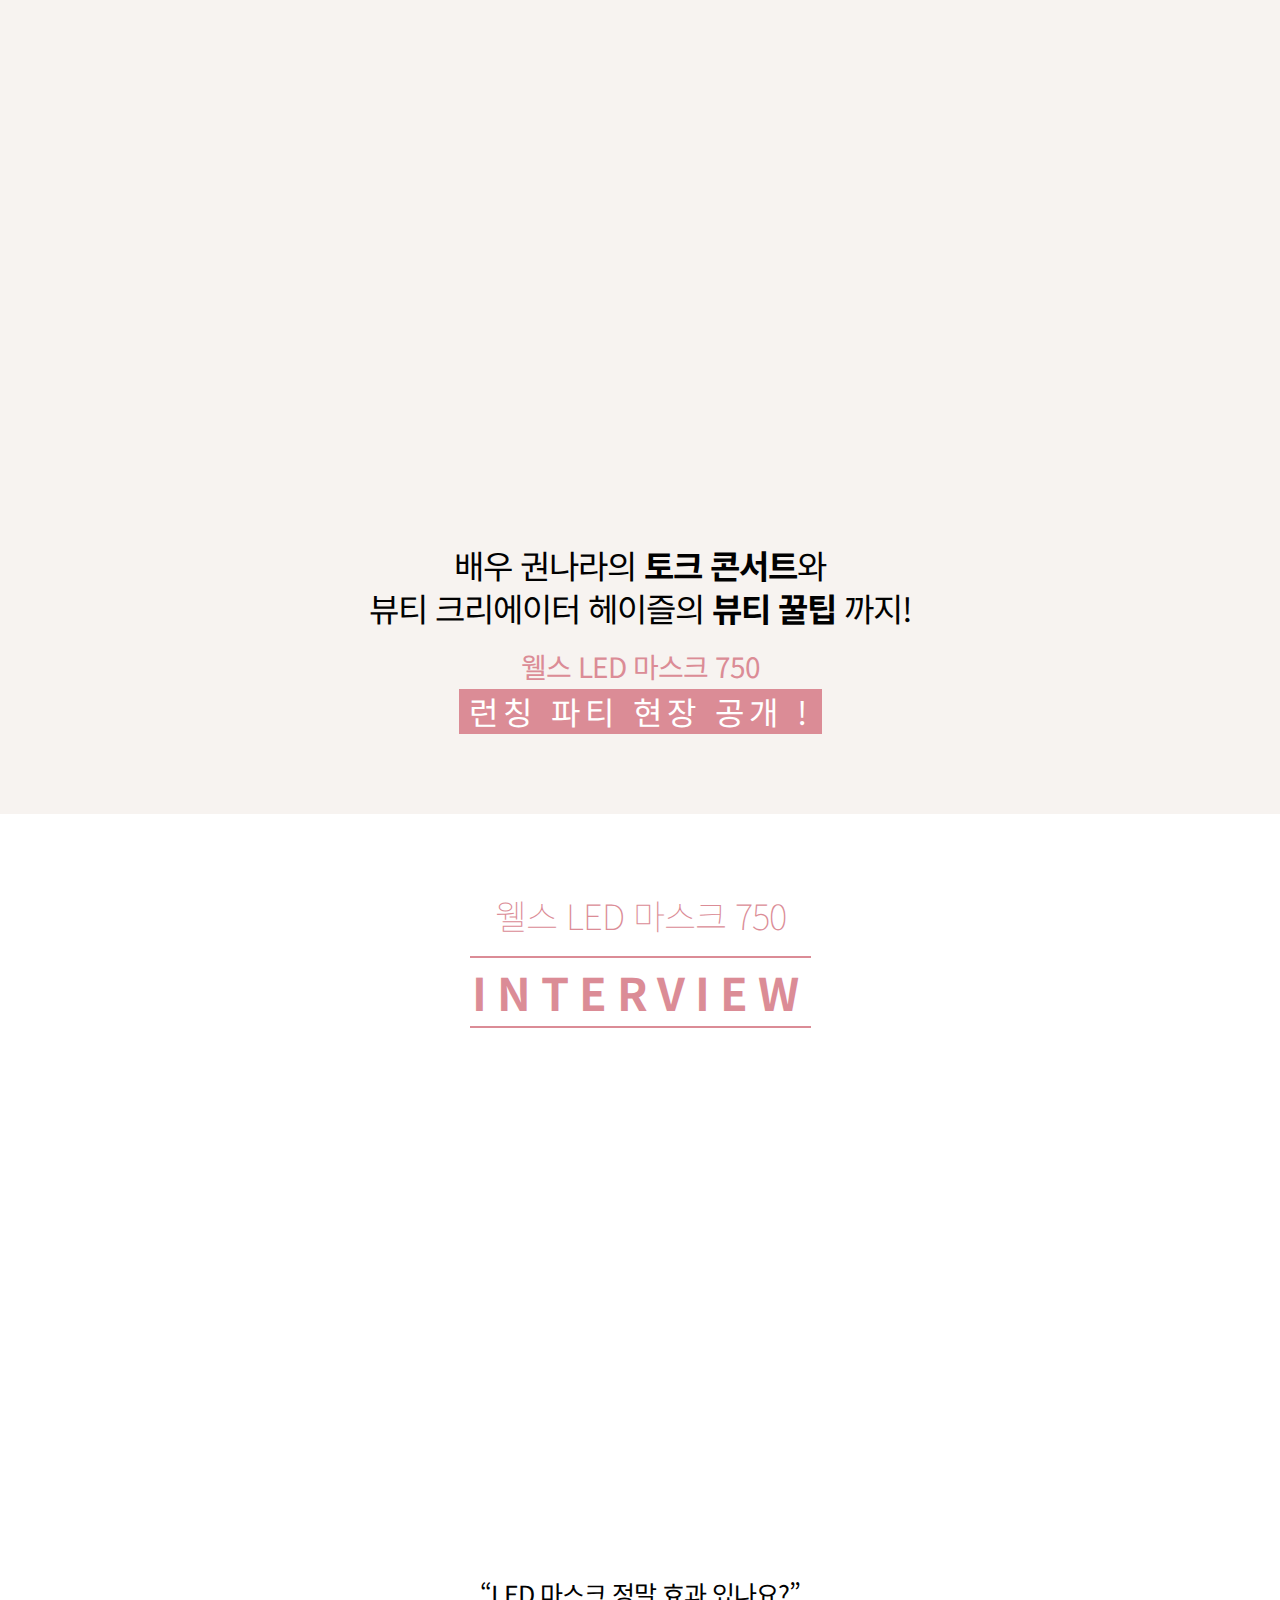
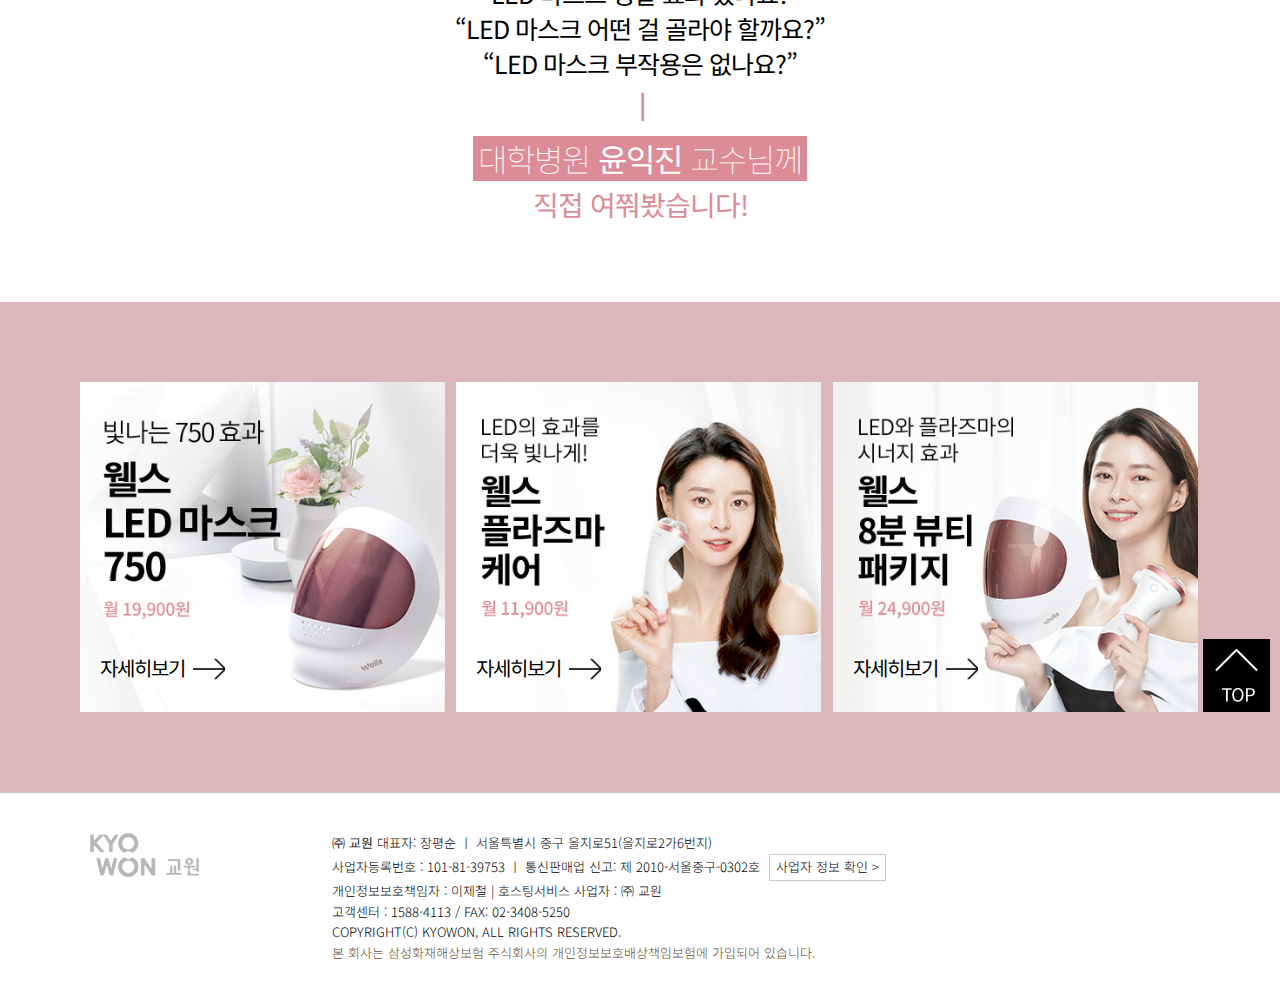
<file: front/page/wellsStory.html>
<!DOCTYPE html>
 <html lang="ko">
<head>
    <meta charset="UTF-8">
    <meta name="viewport" content="width=device-width,initial-scale=1.0,minimum-scale=0,maximum-scale=1.0">
    <title>웰스 LED 마스크 750</title>
    <meta property="og:locale" content="ko_KR" />
    <meta property="og:type" content="website" />
    <meta property="og:title" content="웰스 LED 마스크 750" />
    <meta property="og:description" content="750개의 빛방울로 더 맑게, 더 환하게" />
    <meta property="og:site_name" content="웰스 LED 마스크 750" />
    <meta property="og:image" content="http://www.wellsledmask.com/asset/front/img/thumbnail.png" />
    <meta property="og:image:width" content="1200" />
    <meta property="og:image:height" content="630" />
    <!--css-->
    <link href="https://fonts.googleapis.com/css?family=Noto+Sans+KR:300,400,700&display=swap&subset=korean" rel="stylesheet">
    <link href="../../css/sub.css" rel="stylesheet" type="text/css">
    <link href="../../css/animate.css" rel="stylesheet" type="text/css">
    <!--script-->
    <script src="../../js/jquery-3.3.1.min.js"></script>
    <script src="../../js/scrolla.jquery.min.js"></script>
<!--    <script src="asset/front/js/prefixfree.min.js"></script> -->    
    <script src="../../js/script_main.js"></script>    

<!-- Global site tag (gtag.js) - Google Analytics -->
<script async src="https://www.googletagmanager.com/gtag/js?id=UA-144570002-1"></script>
<script>
  window.dataLayer = window.dataLayer || [];
  function gtag(){dataLayer.push(arguments);}
  gtag('js', new Date());
 
  gtag('config', 'UA-144570002-1');
</script>
	
</head>
<body>
    <div class="wrap">
        <!-- 메인 비주얼 -->
        <section class="main">
            <div class="innerBox">
                <a href="\" class="logo"><img src="../../img/LOGO.png" alt="WELLS"></a>
                <div class="mainText">
                    <p class="animate" data-animate="fadeInUp" data-duration="1s" data-delay="0s">750개의 빛방울로<br>더 맑게, 더 환하게-</p>
                    <h2 class="animate" data-animate="fadeInUp" data-duration="1s" data-delay="0.1s">빛나는 750 효과<br><em>웰스 LED 마스크 750</em></h2>
                </div>
                <div class="buy animate" data-animate="fadeIn" data-duration="2s" data-delay="0.3s">
                    <div class="text">
                        <p>빛나는 750효과, <span>월 19,900원</span></p>
                        <a href="http://www.kyowonwells.com/Product/Detail?productIdx=246&pdCategory=0500&pdType=1" onclick="gtag('event', 'click', {'event_category': 'PC_button', 'event_label': 'Main_buy'}); " target="_blank"><img src="../../img/mainBtn.png" alt="바로 구매하기"></a>
                    </div>
                </div>
                <!--19/08/12동영상삽입-->
                <div class="mainV" style="position: absolute; top: 390px;">
                    <iframe width="549" height="309" src="https://www.youtube.com/embed/klZUhhP47LU?&amp;autoplay=1" frameborder="0" allow="accelerometer; autoplay; encrypted-media; gyroscope; picture-in-picture" allowfullscreen></iframe>
                </div>
            </div>
        </section>
        <!--// 메인 비주얼 -->
        <!-- 상단메뉴 -->
        <nav>
            <span class="bg"></span>
            <ul class="gnb">
                <li><a href="\" class="open" style="background: #fff; color: #000; line-height: 75px; margin-top: 5px;">제품 소개</a>
                    <ul class="inner">
                        <li><a href="../../index.html">LED 마스크</a></li>
                        <li><a href="plasma.html">플라즈마 케어</a></li>
                        <li><a href="package.html">뷰티 패키지</a></li>
                        <li><a href="prism.html">플리닉 프리즘이펙트 앰플</a></li>
                    </ul>
                </li>
                <li><a href="review.html">소비자 리뷰</a></li>
                <li><a href="wellsStory.html" class="open">Wells LED Story</a>
                	<ul class="inner b">
                        <li><a href="wellsStory.html#go1">Brand Film</a></li>
                        <li><a href="wellsStory.html#go2">Making Film</a></li>
                        <li><a href="wellsStory.html#go3">Beauty Party</a></li>
                        <li><a href="wellsStory.html#go4">Interview</a></li>
                    </ul>
                </li>                
                <li><a href="wellsBeauty.html">Wells Beauty</a></li>
            </ul>
            <div class="qiuk">
                <img src="../../img/sideBuy.png" alt="">
                <p>빛나는 750효과<br><span>월 19,900원</span></p>
                <a href="http://www.kyowonwells.com/Product/Detail?productIdx=246&pdCategory=0500&pdType=1"  onclick="gtag('event', 'click', {'event_category': 'PC_button', 'event_label': 'Sub_buy'}); "  target="_blank">BUY</a>
            </div>
        </nav>
        <!--// 상단메뉴 -->
        <div class="story">
        	<a name="go1"></a>
        	<section class="a pad">				
        		<h2>웰스 LED 마스크 750<br><em>brand film</em></h2>
        		<div class="video">
        			<iframe width="850" height="478" src="https://www.youtube.com/embed/klZUhhP47LU?&rel=0" frameborder="0" allow="accelerometer; autoplay; encrypted-media; gyroscope; picture-in-picture" allowfullscreen></iframe>
        		</div>
        		<h3><em>지금까지 LED 마스크, 안 사길 잘하셨습니다.</em><br>750개 3파장 풀커버 LED 탑재, 그러나 무게는 390g 가볍게!</h3>
       			<p>월 19,900원으로 부담 없이!<br><em>빛나는 750 효과, <strong>웰스 LED 마스크 750</strong></em></p>
        	</section>
        	<a name="go2"></a>
        	<section class="b">
        		<h2>웰스 LED 마스크 750<br><em>making film</em></h2>
        		<div class="video">
        			<iframe width="850" height="478" src="https://www.youtube.com/embed/9ha3PHkUS6U?&rel=0" frameborder="0" allow="accelerometer; autoplay; encrypted-media; gyroscope; picture-in-picture" allowfullscreen></iframe>
        		</div>
        		<h3>여배우 권나라만의 <em>피부 관리 비법</em>부터 <br><span><em>웰스 LED 마스크 사용법</em>까지</span></h3>
       			<p><em><strong>광고촬영 메이킹 필름</strong></em> 지금 바로 확인하세요!</p>
        	</section>
        	<a name="go3"></a>
        	<section class="c">
        		<h2>웰스 LED 마스크 750<br><em>beauty party</em></h2>
        		<div class="video">
        			<iframe width="850" height="478" src="https://www.youtube.com/embed/-MUBPqXsigY?&rel=0" frameborder="0" allow="accelerometer; autoplay; encrypted-media; gyroscope; picture-in-picture" allowfullscreen></iframe>
        		</div>
        		<h3>배우 권나라의 <em>토크 콘서트</em>와<br>뷰티 크리에이터 헤이즐의 <em>뷰티 꿀팁</em> 까지!</h3>
       			<p>웰스 LED 마스크 750<br><em><strong>런칭 파티 현장 공개 !</strong></em></p>
        	</section> 
        	<a name="go4"></a>
        	<section class="d">
        		<h2>웰스 LED 마스크 750<br><em>interview</em></h2>
        		<div class="video">
        			<iframe width="850" height="478" src="https://www.youtube.com/embed/ec3EmNA2iAU?&rel=0" frameborder="0" allow="accelerometer; autoplay; encrypted-media; gyroscope; picture-in-picture" allowfullscreen></iframe>
        		</div>
        		<h3>“LED 마스크 정말 효과 있나요?”<br>
				“LED 마스크 어떤 걸 골라야 할까요?”<br>
				“LED 마스크 부작용은 없나요?”</h3>
       			<p><em>대학병원 <strong>윤익진</strong> 교수님께</em><br>직접 여쭤봤습니다!</p>
        	</section> 
        	<section class="p banner">
				<ul class="innerBox">
					<li>
						<img src="../../img/banner1.png" alt="">
						<a href="\">자세히보기</a>
					</li>
					<li>
						<img src="../../img/banner2.png" alt="">
						<a href="plasma">자세히보기</a>
					</li>
					<li>
						<img src="../../img/banner3.png" alt="">
						<a href="package">자세히보기</a>
					</li>
				</ul>
				<a href="#top" class="goTop"><img src="../../img/TOP.png" alt="맨위로"></a>
        </section>
        </div>
        <!--footer-->
        <footer>
            <div class="innerBox">
                <div class="footerLogo"><img src="../../img/logo_kyowon.png" alt="KYOWON LOGO"></div>
                <div class="text">
                        <strong class="col">㈜ 교원</strong>  대표자: 장평순 ㅣ 서울특별시 중구 을지로51(을지로2가6번지)<br>
                        사업자등록번호 : 101-81-39753 ㅣ 통신판매업 신고: 제 2010-서울중구-0302호  <a href="http://www.ftc.go.kr/www/bizCommView.do?key=232&amp;apv_perm_no=2010301010030200302&amp;pageUnit=10&amp;searchCnd=wrkr_no&amp;searchKrwd=1018139753&amp;pageIndex=1" target="_blank" class="btn_bizinfo">사업자 정보 확인  &gt;</a><br>
                        개인정보보호책임자 : 이제철 | 호스팅서비스 사업자 : ㈜ 교원<br>
                        고객센터 : 1588-4113 / FAX: 02-3408-5250 <br>
                        COPYRIGHT(C) KYOWON, ALL RIGHTS RESERVED.<br>
                        <span class="col2">본 회사는 삼성화재해상보험 주식회사의 개인정보보호배상책임보험에 가입되어 있습니다.</span>
                </div>
            </div>
        </footer>        
    </div>
<script>
//스크롤애니
$('.animate').scrolla({
    mobile: false, 
    once: true 
});    
</script>    
</body><!--//wrap-->
</html>
</file>
<file: css/sub.css>
@charset "utf-8";

/*reset*/
* {margin: 0;padding: 0;}
html, body, div, span, applet, object, iframe, h1, h2, h3, h4, h5, h6, p, blockquote, pre, a, abbr, acronym, address, big, cite, code, del, dfn, em, font, img, ins, kbd, q, s, samp, small, strike, strong, sub, sup, tt, var, b, u, i, center, dl, dt, dd, ol, ul, li, fieldset, form, label, legend, table, tbody, tfoot, thead, tr, th, td{margin:0;padding:0;}
h1, h2, h3, h4, h5, h6 {font-weight: 700; font-size: inherit;}
a {color: inherit; text-decoration: inherit;}
img {vertical-align: middle;}
a img {border: none;}
li {list-style: none;}
em {font-style: normal; font-weight: bold;}
br.mo {display: none;}
body,h1,h2,h3,h4,h5,h6,li,a,textarea,button,strong,label,input,th  {
    font-family: 'Noto Sans KR', sans-serif;
}
/*Layout*/ /*폰트나중수정*/
.wrap {width: 100%; min-width: 1280px; overflow: hidden; font-family: 'Noto Sans KR', sans-serif; letter-spacing: -1px; color: #010101;}
.innerBox {width: 1280px; height: 100%; margin: auto;position: relative; box-sizing: border-box;}
/*메인비주얼*/
section.main {width: 100%; height: 890px; background: #f3f3f7 url(../img/mainBg.png) no-repeat center; }
section.main .logo {display: block; position: absolute; right: 20px; top:30px;}
section.main .mainText {position: absolute; top: 100px; left: 0;}
section.main .mainText p {font-size: 30px; font-weight: 300; line-height: 1.4; margin-bottom: 30px;}
section.main .mainText h2 {font-size: 55px; font-weight: 300; letter-spacing: -2px; line-height: 1.2;}
section.main .mainText h2 em {font-weight: bold; font-size: 65px;}
section.main .buy {position: absolute; bottom: 130px; left: 0; width: 370px;}
section.main .buy .text {width: 552px; font-size: 25px;margin-top: 30px; line-height: 1.2; font-weight: 400;}
section.main .buy p  {float: left; line-height: 40px}
section.main .buy p span {color: #db8c96; font-weight: bold;}
section.main .buy a {display: block;float: right;}
/*상단메뉴*/
nav {width: 100%; background: #a27177; transition: all .5s;z-index: 100; position: relative; height: 80px;}
nav .bg {width: 100%; height: 0px; background: rgba(255, 255, 255, 0.5); position: absolute; top: 80px; left: 0; transition: all .3s;}
nav.on { position: fixed; top: 0; left: 0; transition: all .5s;}
.gnb {width: 1280px; margin: auto; height: 80px; line-height: 80px;}
.gnb > li {float: left; width: 25%;}
.gnb > li > a {display: block; text-align: center; color: rgba(255, 255, 255, 0.9); font-size: 25px;}
.gnb > li > a:hover,.gnb > li > a.on {background: #fff; color: #222; transition: background 0.5s; height: 75px; line-height: 70px;margin-top: 5px;}
.gnb > li > .inner  {height: 50px; line-height: 50px; display: none; width: 200%}
.gnb > li > .inner li{float: left; box-sizing: border-box; width: 22%}
.gnb > li > .inner li:last-child {width: 34%;}
.gnb > li > .inner.b {width: 200%;}
.gnb > li > .inner.b li {width: 33.3333%;}
.gnb > li > .inner li:nth-child(3) a:after{content: '|'; font-size: 14px; position: absolute; right:0px; top: -2px; font-weight: normal;}
.gnb > li > .inner.b li:nth-child(3) a:after{content: '|'; font-size: 14px; position: absolute; right: -8px; top: -2px; font-weight: normal;opacity:0;}
.gnb > li > .inner li:nth-child(1) a:after{content: '|'; font-size: 14px; position: absolute; right: 2px; top: -2px; font-weight: normal;}
.gnb > li > .inner li:nth-child(2) a:after{content: '|'; font-size: 14px; position: absolute; right: -2px; top: -2px; font-weight: normal;}
.gnb > li > .inner li a {display: block; text-align: center; font-size: 18px; color: #a27177; position: relative;}
.gnb > li > .inner li a:hover {font-weight: 600;}
.gnb > li > .inner.c li:nth-child(1) a:after {right: -28px;}
.gnb > li > .inner.c li:nth-child(2) a:after {display: none;}
/*사이드바*/
nav .qiuk {background: #fff; width: 180px; position: absolute; right: 10px; top: 140px; text-align: center; padding: 20px 0; box-shadow: 0 0 10px rgba(0, 0, 0, 0.1);}
nav .qiuk p{font-size: 20px; line-height: 1.4; margin-top: 18px;}
nav .qiuk p span {color: #db8c96;}
nav .qiuk a {display: block; background: #db8c96; color: #fff; width: 90px; margin: 10px auto 0; border-radius: 40px; font-size: 20px; line-height: 1.6;}
/*footer*/
footer {background: #fff; border-top: 1px solid #ccc; padding: 40px 0; overflow: hidden;}
footer .innerBox {width: 1100px;}
footer .footerLogo {float: left; width: 22%;}
footer .text {float: right; width:78%; font-size: 13px; line-height: 1.6; color: #000; font-weight: 300; letter-spacing: 0;}
footer .text .col {color: #222;}
footer .text .col2 {color: #694d2e;}
footer .text a {border: 1px solid #ccc;  display: inline-block; padding: 2px 6px; margin-left: 5px;}
/*하단배너*/
section.p {background: #dbb7bb; padding: 80px 0; position: relative;}
section.p ul {overflow: hidden; width: 1120px;}
section.p ul li {float: left; position: relative;width: 550px; margin-right: 20px;}
section.p ul li:last-child {margin-right: 0;}
section.p ul li a {position: absolute; bottom: 50px; left: 40px; font-size: 25px;}
section.p ul li a:hover {font-weight: bold;}
section.p ul li a:after {content: ''; position: absolute; right: -40px; top: 9px; width: 35px; height: 22px; background: url(../img/main_img_027_1.png) no-repeat center; transition: all 0.2s;}
section.p ul li a:hover:after {right: -50px; transition: all 0.2s;}
section.p .goTop {position: absolute; right: 10px; bottom: 80px; background: #000; padding: 10px 12px;}

/*콘텐츠내용시작*/
/*웰스뷰티페이지*/
section.beauty {background: #dbb7bb url(../img/beauty/bg.png) no-repeat center;}
section.beauty .innerBox {height: 460px; position: relative;}
section.beauty p.img {position: absolute; z-index: 10; top: 50px; left: 0;}
section.beauty .text {position: absolute; width: 50%; top: 120px; right: 0;}
section.beauty .text h2 { font-size: 35px; line-height: 1.2; font-weight: 300;}
section.beauty .text h2 em {font-weight: normal;}
section.beauty .text h2 span {display: inline-block; padding-bottom: 10px; border-bottom: 2px solid #000; margin-bottom: 10px;}
section.beauty .text p {font-size: 30px; line-height: 1.3; font-weight: 300;}
section.beauty2 {background: #f7f3f0; padding: 40px 0 0; height: 480px; box-sizing: border-box;}
section.beauty2 .text {float: right; width: 43%; margin-right: 94px; text-align: justify;}
section.beauty2 .text p {font-size: 20px; line-height: 1.4; font-weight: 300;margin-bottom: 15px;}
section.beauty2 .text em {font-weight: normal;font-size: 20px;}
section.beauty2 .text a {display: block; margin-top: 25px;}
/*플라즈마페이지*/
.plasma section .inner {width: 1280px; margin: auto;}
.plasma section.a {background: #eaeaea url(../img/plasma/plasma_01.png) no-repeat center; height: 750px;}
.plasma section.a .inner {position: relative; height: 100%;}
.plasma section.a .text {position: absolute; right: 60px; top: 260px; line-height: 1.2;}
.plasma section.a .text h2 {font-weight: normal; font-size: 45px; letter-spacing: -2px; margin-bottom: 30px;}
.plasma section.a .text p {font-size: 30px;}
.plasma section.b .top{background: #1d1112; height: 700px;}
.plasma section.b .top .inner {position: relative; width: 100%; max-width: 1920px; margin: auto; height: 100%; overflow: hidden; }
.plasma section.b .top .inner .a {width: 1120px; display: block;margin: 180px auto 0;position: relative; z-index: 10;}
.plasma section.b .top .inner .b {position: absolute; bottom: -28%; left: 1%;}
.plasma section.b .top .inner .c {position: absolute; top: -10%; left:45%;}
.plasma section.b .top .inner .d {position: absolute; bottom: 6%; right: 11%;}
.plasma section.b .top .inner .b {animation: bb linear 10s 0s infinite;}
@keyframes bb {
	0% {opacity: 1;}
    30% {opacity: 0.8; bottom: -20%;}
    60% {opacity: 1;left: -2%;}
	100% {opacity: 1;}
}
.plasma section.b .top .inner .c {animation: cc linear 5s 0s infinite;}
@keyframes cc {
	0% {opacity: 1;}
    50% {opacity: 0.8; transform: scale(0.96)}
	100% {opacity: 1;}
}
.plasma section.b .top .inner .d {animation: dd linear 5s 0s infinite;}
@keyframes dd {
	0% {opacity: 1;}
    30% {opacity: 0.6; bottom: 10%;}
    60% {opacity: 1;right: 9%; bottom: 8%;}
	100% {opacity: 1;}
}
.plasma section.b .bottom {background: #f7f3f0; padding-bottom: 40px;}
.plasma section.b .bottom .inner {width: 1120px; position: relative;}
.plasma section.b .bottom .img {position: absolute; top: -150px; left: 0; z-index: 10;}
.plasma section.b .bottom .text {float: right; font-size: 30px; line-height: 1.2;margin-top: 70px;}
.plasma section.b .bottom .text em {font-size: 45px;margin-right: 170px;display: block; margin-top: 10px;}
.plasma section.b .bottom .table {padding-top: 300px;}
.plasma section.b .bottom > p {font-size: 25px; margin: 60px 0 10px;text-align: center;line-height: 1.3;}   
.plasma section.b .bottom > h2 {line-height: 1.3;font-size: 25px; margin-bottom: 40px;text-align: center; color: #6d77b9; font-weight: normal;}     
.plasma section.c {background: #fff; text-align: center; padding: 90px 0;}    
.plasma section.c h2 {font-size: 45px; line-height: 1.2; font-weight: normal;}
.plasma section.c .ani {background: url(../img/plasma/plasma_05.png) no-repeat center; margin: 45px auto; width: 1120px; height: 280px; position: relative;}    
.plasma section.c .ani p {position: absolute; right: 0; top: 0; width: 170px; height: 170px; border-radius: 50%; border: 8px solid #b9b4ca; box-sizing: border-box; line-height: 1.2; padding-top: 38px; font-size: 20px;}
.plasma section.c .ani .line {position: absolute; width: 290px; height: 2px; background: #c5cede; left: 640px; top: 32%; margin-top: -1px;}
.plasma section.c .ani .line:before {content: ''; width: 10px; height: 10px; background: #b9b4ca; position: absolute; border-radius: 50%; left: 0; top: -4px;}
.plasma section.c .ani .line:after {content: ''; width: 10px; height: 10px; border: 3px solid #b9b4ca; position: absolute; border-radius: 50%; right: -8px; top: -4px; box-sizing: border-box;}
.plasma section.c .ani p em {font-size: 28px; color: #b9b4ca;}
.plasma section.c p {font-size: 25px; line-height: 1.3;}   
.plasma section.c2 {background: #f7f3f0;padding: 90px 0;overflow: hidden;}    
.plasma section.c2 .text {float: left;}
.plasma section.c2 .img {float: right;}
.plasma section.c2 h2 {font-size: 45px; line-height: 1.2; font-weight: normal; margin-bottom: 300px;}
.plasma section.c2 p {font-size: 25px; line-height: 1.4;}   
.plasma section.d {background: #dbb7bb; text-align: center; padding: 90px 0;}
.plasma section.d h2 {font-size: 45px; font-weight: normal;}
.plasma section.d .ani {width: 1120px; margin: 80px auto 30px; position: relative;}
.plasma section.d .ani .a {position: absolute; left: 154px; top: -40px;}
.plasma section.d .ani .b {position: absolute; left: 344px; top: -40px;}
.plasma section.d .ani .img {z-index: 2; position: relative; margin-bottom: 60px;} 
.plasma section.d .ani p{font-size: 18px; text-align: left; color: #fff; line-height: 1.4; font-weight: 100; letter-spacing: 0;}
.plasma section.e {text-align: center; padding: 95px 0 110px;}
.plasma section.e h2 {font-size: 45px; margin-bottom: 90px; font-weight: normal; line-height: 1.2;}
.plasma section.f {background: #f7f3f0; text-align: center; padding: 90px 0; overflow: hidden;}
.plasma section.f h2 {font-size: 45px; font-weight: normal;line-height: 1.2;}
.plasma section.f p {font-size: 28px; font-weight: normal;line-height: 1.3;}
.plasma section.f .ani {margin: 40px auto 60px; width: 1000px; background: url(../img/plasma/plasma_011.png) no-repeat center left 51%; overflow: hidden;}
.plasma section.f .ani li {float: left;}
.plasma section.f .ani .light {position: relative; float: right;}
.plasma section.f .ani .light span {position: absolute; left: 19.5%; top: 0; width: 340px; height: 223px; overflow: hidden;}
.plasma section.f .ani .light span img {width: 100%;}
.plasma section.f p.col{font-size: 18px; text-align: left;line-height: 1.4; font-weight: 100; letter-spacing: 0; width: 1120px; margin: 40px auto 0;}
.plasma section.g {background: #dbb7bb; text-align: center; padding: 80px 0;} 
.plasma section.g h2 {font-size: 45px; line-height: 1.2; font-weight: normal; margin-bottom: 20px;}
.plasma section.g .ani {background: url(../img/plasma/plasma_012.png) no-repeat left; margin: 65px auto 30px; width: 1120px; height: 350px; position: relative;}    
.plasma section.g .ani p {position: absolute; right: 90px; top: 50px; width: 250px; height: 250px; border-radius: 50%; border: 8px solid #fff; box-sizing: border-box; line-height: 1.2; padding-top: 55px; font-size: 25px; color: #fff;}
.plasma section.g .ani .line {position: absolute; width: 290px; height: 2px; background: #fff; left: 470px; top:50%; margin-top: -1px;}
.plasma section.g .ani .line:before {content: ''; width: 10px; height: 10px; background: #fff; position: absolute; border-radius: 50%; left: 0; top: -4px;}
.plasma section.g .ani .line:after {content: ''; width: 10px; height: 10px; border: 3px solid #fff; position: absolute; border-radius: 50%; right: -8px; top: -4px; box-sizing: border-box;}
.plasma section.g .ani p em {display: block; margin-top: 10px;}
.plasma section.g p {font-size: 25px; line-height: 1.3;}   
.plasma section.h {text-align: center; padding: 90px 0 110px;}
.plasma section.h h2 {font-size: 45px; margin-bottom: 50px; font-weight: normal; line-height: 1.2;}
.plasma section.i {background: #dbb7bb; padding: 90px 0 0; text-align: center;}
.plasma section.i h2 {font-size: 45px; margin-bottom: 30px; font-weight: normal; line-height: 1.2;}
.plasma section.i p {font-size: 25px; margin-bottom: 220px; font-weight: normal; line-height: 1.3;}
.plasma section.i .ani {background: url(../img/plasma/plasma_014.png) no-repeat center left 48.5%; width: 1120px; height: 365px; margin: auto; position: relative;}
.plasma section.i .ani .a {position: absolute; left: 12px; top: 51%;}
.plasma section.i .ani .b {position: absolute; right: 9%; top: 5%;}
.plasma section.i .ani .c {position: absolute; left: 38%; top: -46%;}
.plasma section.i .ani .d {position: absolute; left: 20%; bottom: 11%;}
.plasma section.j {background: #f7f3f0; padding: 90px 0; text-align: center;}
.plasma section.j h2 {font-size: 30px; line-height: 1.2; font-weight: normal; margin-bottom: 30px;}
.plasma section.j h2 em {font-size: 45px;}
.plasma section.j p {font-size: 25px; line-height: 1.2; font-weight: 100; margin-top: 50px;}
.plasma section.j p em {font-weight: normal; display: block; margin-bottom: 5px;}
.plasma section.k {text-align: center; padding: 90px 0;}
.plasma section.l {background: #dbb7bb; text-align: center; position: relative;}
.plasma section.l h2 {font-size: 30px; line-height: 1.3; font-weight: normal; position: absolute; top: 90px; left: 0; width: 100%; color: #fff;}
.plasma section.l .inner {position: relative;width: 1920px;}
.plasma section.l .a {position: absolute; left: 19%; top: 42%;}
.plasma section.l .b {position: absolute; right: 23.5%; top: 58.5%;}
.plasma section.l h2 em.size {display: block; font-size: 60px; text-shadow: -2px -2px 2px #b3797a;}
.plasma section.m {background: #f7f3f0; padding: 90px 0; text-align: center;}
.plasma section.m h2 {font-size: 50px; line-height: 1.2; font-weight: normal; margin-bottom: 50px;}
.plasma section.m p {font-size: 20px; line-height: 1.5; margin: 50px 0;}
.plasma section.m a {display:inline-block;}
/*뷰티패키지*/

.package section.a {background: #f5f5f5 url(../img/package/package_01.png) no-repeat center; height: 700px;}
.package section.a .inner {position: relative;height: 100%;}
.package section.a .text {position: absolute; top: 220px; left: 0px;margin: 0;}
.package section.a .text p {padding-bottom: 15px; border-bottom: 2px solid; display: inline-block; margin-bottom: 15px;}
.package section.a .text h2 {font-weight: bold; line-height: 1.6; margin-bottom: 0; font-size: 50px;}
.package span.prod {display: block; text-transform: uppercase; font-weight: normal; color: #333; font-size: 20px; letter-spacing: 5px; margin-left: 2px;}
.package section.l h2 {color: #000; font-size: 30px;}
.package section.l h2 em.size {text-shadow: 0 0 0 transparent;}
.package section.b .inner {width: 1120px; overflow: hidden; padding: 90px 0;text-align: center; background: url(../img/package/package_05_2.png) no-repeat center top 65%;}
.package section.b .inner div.a {float: left; width: 480px; position: relative; overflow: hidden;}
.package section.b .inner div.b {float: right; width: 480px; position: relative;}
.package section.b .inner > div > p { font-size: 25px; line-height: 1.3; margin: 30px 0 70px;}
.package section.b .inner > div > .a {position: absolute; top: 115px; right: 0px;}
.package section.b .inner > div.a > .b {position: absolute; bottom: 328px; left: 0;}
.package section.b .inner > div.a > .b2 {position: absolute; bottom: 236px; left: 0;}
.package section.b .inner > div.a > .b3 {position: absolute; bottom: 198px; left: 0;}
.package section.b .inner > div.a > .c {position: absolute; bottom: 205px; left: 0; width: 100%;}
.package section.b .inner > div.b > .b {position: absolute; bottom: 237px; left: 0;}
.package section.b .inner > div.b:after {content: ''; width: 100%; height: 100px; background: #fff; position: absolute; bottom: 388px; left: 0;}
.package section.b .inner >p {clear: both; font-size: 18px; font-weight: 100; color: #555;}
.package section.b2 {background: #f7f3f0; text-align: center; padding: 90px 0;}
.package section.c {background: #dbb7bb;  padding:  80px 0 0;}
.package section.c .inner { width: 1400px; background: url(../img/package/package_07.png) no-repeat left -60px top 0; height: 777px; overflow: auto;}
.package section.c .inner .text {text-align: left; float: right; margin: 130px 150px 0 0}
.package section.c .inner .text h2 {font-size: 60px; font-weight: bold; padding-bottom: 10px; border-bottom: 3px solid;}
.package section.c .inner .text ul {margin-top: 200px; margin-left: 10px;}
.package section.c .inner .text ul li {font-size: 23px; line-height: 2; padding-left: 20px; position: relative;}
.package section.c .inner .text ul li:before {content: ''; position: absolute; left: -10px; top: 11px; width: 21px; height: 20px; background: url(../img/package/package_08.png) no-repeat center;}
.package section.c.d {background: #f7f3f0;}
.package section.c.d .inner { background: url(../img/package/package_09.png) no-repeat right -30px top 0; height: 746px;}
.package section.c.d .inner .text {float: left; margin: 100px  0 0 130px;}
.package section.m {background:  #dbb7bb; padding: 70px 0 30px;}
.package section.o {background: #fff; text-align: center; position: relative;}
.package section.o a {position: absolute; display: block; bottom: 80px; left: 50%; transform: translateX(-50%);}
/*웰스스토리페이지*/
.story > section {background: #f7f3f0; text-align: center; padding: 80px 0; box-sizing: border-box;}
.story > section h2 {font-size: 35px; line-height: 1.2; color: #db8c96; font-weight: 100;}
.story > section h2 em {text-transform: uppercase; letter-spacing: 10px; font-size: 45px; line-height: 1.5; border-top: 2px solid #db8c96; border-bottom: 2px solid #db8c96; padding: 0 2px; display: inline-block; margin: 20px 0 0;}
.story > section .video {margin: 40px 0 25px;}
.story > section h3 {font-size: 33px; font-weight: normal; line-height: 1.3;}
.story > section p {margin-top: 18px; font-size: 28px; line-height: 1.3; font-weight: normal;color: #db8c96;}
.story > section p em {font-weight: 100; color: #fff; background:#db8c96; padding: 0 5px; margin-top: 5px; display: inline-block;}
.story > section p em strong {font-weight: normal;}
.story > section.b {background: #dbb7bb;}
.story > section.b h2 {color: #fff;}
.story > section.b h2 em {border-color: #fff;}
.story > section.b span {font-size: 35px;}
.story > section.b p {color: #fff;}
.story > section.b p em {color: #db8c96; background: #fff;}
.story > section.c p em {letter-spacing: 5px; font-size: 32px; line-height: 1.4; padding: 0 10px;}
.story > section.d {background: #fff;}
.story > section.d h3 {font-size: 25px; position: relative; margin-bottom: 50px; line-height: 1.4;}
.story > section.d h3:after {position: absolute; content: '|'; bottom: -40px; left: 50%; color: #db8c96; font-weight: bold; margin-left: -1px;}
.story > section.d p em {font-size: 32px; margin-bottom: 5px; line-height: 1.4;}
.story > section.banner {background: #dbb7bb;}
.story > section.banner ul li {width: 32.6%; margin-right: 1%;}
.story > section.banner ul li:last-child {margin-right: 0;}
.story > section.banner ul li>img {width: 100%;}
.story > section.banner ul li a {font-size: 20px; left: 20px; bottom: 30px;}
.story > section.banner ul li a:after {width: 32px;top: 5px;}
/*소비자리뷰페이지*/
section.review {background: #f7f3f0; padding: 100px 0;}
section.review h2 {text-align: center; margin-bottom: 50px;}
section.review .listBox {width: 1200px;margin: 0 auto;}
section.review .list {width: 100%;overflow: hidden;}
/*list li*/
section.review .js-load {display: none;}
section.review .js-load.active {display: block;}
section.review .list li {width: 300px; height: 300px; float: left; animation-name: listLi;animation-duration: 0.8s; padding: 10px; box-sizing: border-box;}
@keyframes listLi{0% {transform: scale(0)}100% {transform: scale(1)}}	
section.review .list li a {display: block; width: 100%; height: 100%; position: relative;}
section.review .list li a img {width: 100%; height: 100%;}
section.review .list li a .over{width: 100%; height: 100%; background: rgba(180, 120, 128, 0.68); position: absolute; top: 0; left: 0; opacity: 0; transition:  0.5s; text-align: center;}	
section.review .list li a .over .icon  {opacity: 0; width: 36px; position: absolute; top: 40%; left: 50%; transform: translateX(-50%);}
section.review .list li a .over p {opacity: 0; color: #fff; position: absolute; top: 60%; left: 50%; transform: translateX(-50%); width: 90%; font-size: 20px; font-weight: normal; transition: 0.3s;}	
section.review .list li a .over .by {opacity: 0;font-weight: 100; position: absolute; top: 90%; left: 50%; transform: translateX(-50%); font-size: 16px; font-weight: 100;}
/*리스트 마우스오버*/
section.review .list li a:hover .over{opacity: 1; transition: 0.7s;}
section.review .list li a:hover .over .icon {opacity: 1; top: 20%; transition: 0.6s;}
section.review .list li a:hover .over p {opacity: 1; top: 41%; transition: 0.7s;}
section.review .list li a:hover .over .by {opacity: 1; top: 78%; transition: 0.6s;}
section.review .list li a .over .by span {margin-right: 2px;}
section.review .btnWrap {text-align: center; width: 200px; margin: 70px auto 0;}
section.review .btnWrap .button {display: block; width: 100%; height: 100%;}
/*실구매자리뷰 페이지*/
section.review.u{padding: 0; padding-bottom: 100px; position: relative;}
section.review.u .top {position: relative;}
section.review.u .top img {width: 100%;}
section.review.u .top .opa {width: 100%; opacity: 0;}
section.review.u .top .position {width: 100%; position: absolute; top: 0;left: 0;}
section.review.u .mid {text-align: center; margin: auto;}
section.review.u .mid a {display: inline-block; width: 280px; height: 70px; border-radius: 50px; background: #db8c96; color: #fff; font-size: 23px; line-height: 70px; margin:50px 10px;}
section.review.u .mid a.url {background: #fff; border: 4px solid #db8c96; color: #db8c96; height: 66px; line-height: 66px;}
section.review.u .user {width: 1160px; text-align: center; font-size: 26px; font-weight: 500; color: #db8c96;padding-bottom: 20px; border-bottom: 1px solid #db8c96; margin: auto;}
section.review.u .user span {color: #333; font-weight: 300; font-size: 23px;}
section.review.u .listBox {width: 1180px; margin-top: 20px}
section.review.u .list li {overflow: hidden; width: 370px; height: 420px;; float: left; animation-name: listLi;animation-duration: 0.8s; padding: 0px; box-sizing: border-box; margin: 11.6px;}
@keyframes listLi{0% {transform: scale(0)}100% {transform: scale(1)}}	
section.review.u .list li a {overflow: hidden;}
section.review.u .list li a .img {width: 100%; height: 300px; overflow: hidden; margin-bottom: 20px;}
section.review.u .list li a img {width: 100%; height: auto;}
section.review.u .list li a h3 {font-size: 20px;width:100%; overflow:hidden; text-overflow:ellipsis; white-space:nowrap; margin-bottom: 10px;}
section.review.u .list li a p {font-size: 18px;width:100%; display: inline-block; white-space: nowrap; overflow: hidden; text-overflow: ellipsis; white-space: normal; line-height: 1.4; height: 2.8em; text-align: left; word-wrap: break-word; display: -webkit-box; -webkit-line-clamp: 2; -webkit-box-orient: vertical; font-weight: 200;}
/*실구매자리뷰 상세보기*/
section.review.view .box{background: #fff; width: 1180px; margin: auto; text-align: center; padding: 55px 0;}
section.review.view .box .product {font-size: 25px; color: #db8c96; border-top: 1px solid #db8c96; border-bottom: 1px solid #db8c96; display: inline-block; padding: 8px 10px;}
section.review.view .box .title {font-size: 38px; color: #111; margin: 30px 0; font-weight: 500;}
section.review.view .box .date {font-size: 18px; color: #999; line-height: 1.6; font-weight: 500;}
section.review.view .box h4 {font-size: 20px; margin-bottom: 50px; font-weight: 500;}
section.review.view .box h4 .name {font-weight: 600; }
section.review.view .box h4 .age {font-weight: 300;}
section.review.view .box h4 .color {font-weight: 600; color: #db8c96;}
section.review.view .img li {margin-bottom: 25px;}
section.review.view .contents {width: 65%; margin: 40px auto 50px; line-height: 1.8; font-size: 18px; font-weight: 300;}
section.review.view button {background: #fff; border: 1px solid #db8c96; color: #db8c96; font-size: 22px; width: 200px; height: 55px;}
/*실구매자리뷰 작성*/
section.review2 {background: #f7f3f0; padding: 100px 0; letter-spacing: 0;}
section.review2 .inner {width: 1180px; margin: auto; font-size: 16px;}
section.review2 .inner h2 {font-size: 25px; color: #db8c96; padding-bottom: 15px;}
section.review2 .form-box {width: 100%;}
section.review2 .form-box > table {width: 100%; border-top: 2px solid #db8c96;}
section.review2 .form-box table tr {line-height: 1.6;}
section.review2 .form-box table .line {border-bottom: 2px solid #e5dbd3; padding-bottom: 30px;}
section.review2 .form-box > table td {padding: 10px 0 0;}
section.review2 .form-box .tit {font-size: 17px; font-weight: 500; color: #4d4d4d;}
section.review2 .form-box .txt {background: #fff; color: #4d4d4d; font-weight: 300; border: 1px solid #dbb7bb; padding: 0 20px 20px; font-size: 14px; line-height: 1.6; box-sizing: border-box; overflow: auto; height: 160px;}
section.review2 .form-box .txt h3 {font-weight: 300; font-size: 15px; line-height: 2; margin: 10px 0 0px;}
section.review2 .form-box .txt > table {width: 100%; margin: 10px 0; text-align: center; border-left: 1px solid #bbb; border-bottom: 1px solid #ccc; font-size: 13px;}
section.review2 .form-box .txt > table td {padding: 5px 0; border-right: 1px solid #ccc;}
section.review2 .form-box .txt > table .th {background: #ccc; color: #222;}
section.review2 .form-box .red {color: #c33648; font-size: 15px; font-weight: 300;}
/*폼*/
section.review2 .form-box input[type=text] {background: #fff; border: 1px solid #e5dbd3; width: 100%; height: 42px; padding-left:15px; box-sizing: border-box; font-weight: 300; font-size: 16px;}
section.review2 .form-box select {background: #fff url(../img/selectbox.png) no-repeat right 12px top 50%; border: 1px solid #e5dbd3; width: 100%; height: 42px; padding-left:15px; box-sizing: border-box; color: #888; font-weight: 300; font-size: 16px;-webkit-appearance: none;-moz-appearance: none;appearance: none;line-height: 2;}
section.review2 .form-box select::-ms-expand {display: none;}
section.review2 .form-box .btn {font-size: 14px;width: 100px; background: #333; font-weight: 500;border: none; border-radius: 5px; color: #fff; height: 42px;}
section.review2 .form-box textarea {background: #fff; border: 1px solid #e5dbd3; width: 100%; height: 235px; padding:15px; box-sizing: border-box; font-weight: 300; font-size: 16px; resize: none;}
section.review2 .notice {width: 1180px; margin: 30px auto 40px; background: #fff; border: 1px solid #db8c96;}
section.review2 .notice table td {padding: 15px; box-sizing: border-box; color: #333; font-size: 15px; font-weight: 300; line-height: 1.6;}
section.review2 .notice h3 {font-size: 17px; color: #db8c96; font-weight: normal;}
section.review2 .notice h4 {font-size: 16px; color: #333; font-weight: normal; margin-top: 10px;}
section.review2 .notice span {font-size: 16px; color: #db8c96; font-weight: normal;  margin-right: 3px;}
section.review2 .submit {display: block; width: 240px; height: 57px; font-size: 18px; letter-spacing: 0; color: #fff; border-radius: 30px; border: none; background: #db8c96; font-weight: normal; margin: auto;}
button:hover {cursor: pointer;}
/*체크박스*/
.checks {position: relative;} 
.checks input[type="checkbox"] {position: absolute; width: 1px; height: 1px; padding: 0; margin: -1px; overflow: hidden; clip:rect(0,0,0,0); border: 0 } 
.checks input[type="checkbox"] + label { display: inline-block; position: relative; padding-left: 30px; cursor: pointer; -webkit-user-select: none; -moz-user-select: none; -ms-user-select: none; font-size: 17px;vertical-align: middle; font-weight: 300; margin-left: 30px;} 
.checks input[type="checkbox"] + label:before {content: ''; position: absolute; left: 0; top: 3px; width: 20px; height: 20px; line-height: 18px;  text-align: center; background: #fff; border: 1px solid #e5dbd3;} 
.checks input[type="checkbox"] + label:active:before, .checks input[type="checkbox"]:checked + label:active:before { box-shadow: 0 1px 2px rgba(0,0,0,0.05), inset 0px 1px 3px rgba(0,0,0,0.1); } 
.checks input[type="checkbox"]:checked + label:before { content: '\2714';  color: #db8c96; background: #fff; border-color: #e5dbd3;}
/*파일첨부*/
section.review2 .form-box input.upload_text {float:left;width:290px; margin-right: 10px;}
div.upload-btn_wrap input.input_file {position:absolute;top:0;right:0;cursor:pointer;opacity:0;filter:alpha(opacity=0);-ms-filter:"alpha(opacity=0)";-moz-opacity:0; height: 42px;}
div.upload-btn_wrap {overflow:hidden;position:relative;float:left;width: 100px; height: 42px;}
div.upload-btn_wrap button {font-size: 14px;width: 100px; background: #333; font-weight: 500;border: none; border-radius: 5px; color: #fff; height: 42px;}
/*우편번호찾기팝업*/
#layer-mask {position: fixed; left: 0; top: 0; width: 100%; height: 100%; background: rgba(0, 0, 0, 0.6); z-index: 1000;}
div.layer-popup {position: fixed; width: 500px; left: 50%; top: 50%; transform: translate(-50%, -50%); background: #fff; box-sizing: border-box; z-index: 1001; display: none;}
div.layer-popup .top {background: #a27177; padding: 22px 30px; box-sizing: border-box; overflow: hidden;}
div.layer-popup .top h1  {float: left; color: #fff; font-weight: 400; font-size: 22px;}
div.layer-popup .top .close  {float: right; display: block;}
div.layer-popup .bottom{width: 100%; padding: 20px 30px; box-sizing: border-box;}
div.layer-popup table {display: block; width: 100%;}
div.layer-popup table td {padding: 10px 0;}
div.layer-popup table .th {font-size: 20px;}
div.layer-popup input[type=text] {background: #fff; border: 1px solid #e5dbd3; width: 87%; float: left; height: 45px; padding-left:15px; box-sizing: border-box; font-weight: 300; font-size: 16px;}
div.layer-popup .search {width: 13%;background: #a27177; border: none; height: 45px; line-height: 42px;}
div.layer-popup textarea {background: #fff; border: 1px solid #e5dbd3; width: 100%; height: 350px; padding:15px; box-sizing: border-box; font-weight: 300; font-size: 16px; resize: none;}
div.layer-popup .red {font-size: 14px; color: #a27177;}
div.layer-popup button.close {display: block; width:110px; margin: 10px auto; height: 45px; background: #333; color: #fff; border: none;}
div.layer-popup.b {text-align: center; padding: 33px 0 25px; line-height: 1.4; width: 480px;}
div.layer-popup.b h2 {font-size: 35px; color: #a27177; margin-top: 10px;}
div.layer-popup.b p {font-weight: 500; font-size: 19px; margin-bottom:30px;}
div.layer-popup.b button.close {background:#a27177; font-size: 18px; width: 140px; height: 50px;}
div.layer-popup.c {padding: 31px 30px 36px;text-align: center;}
div.layer-popup.c h2 {text-align: center; color: #a27177; font-weight: 500; font-size: 24px; letter-spacing: -1px; padding-bottom: 15px;}
div.layer-popup.c table {border-top: 3px solid #a27177; width: 95%; margin: auto; border-bottom: 1px solid #a27177; font-size: 15px; font-weight: 100; padding: 10px 0; text-align: left;}
div.layer-popup.c table .th {width: 30%; font-size: 17px; font-weight: 500; color: #222;}
div.layer-popup.c table td {padding: 5px 0;}
div.layer-popup.c p {color: #e05365; text-align: center; margin: 12px 0 20px; font-size: 14px;}
div.layer-popup.c button {width: 35%; border: none; color: #fff;  background: #333; height: 45px; font-size: 17px;}
div.layer-popup.c button.yes {margin-right: 5px; background: #a27177;}
</file>
